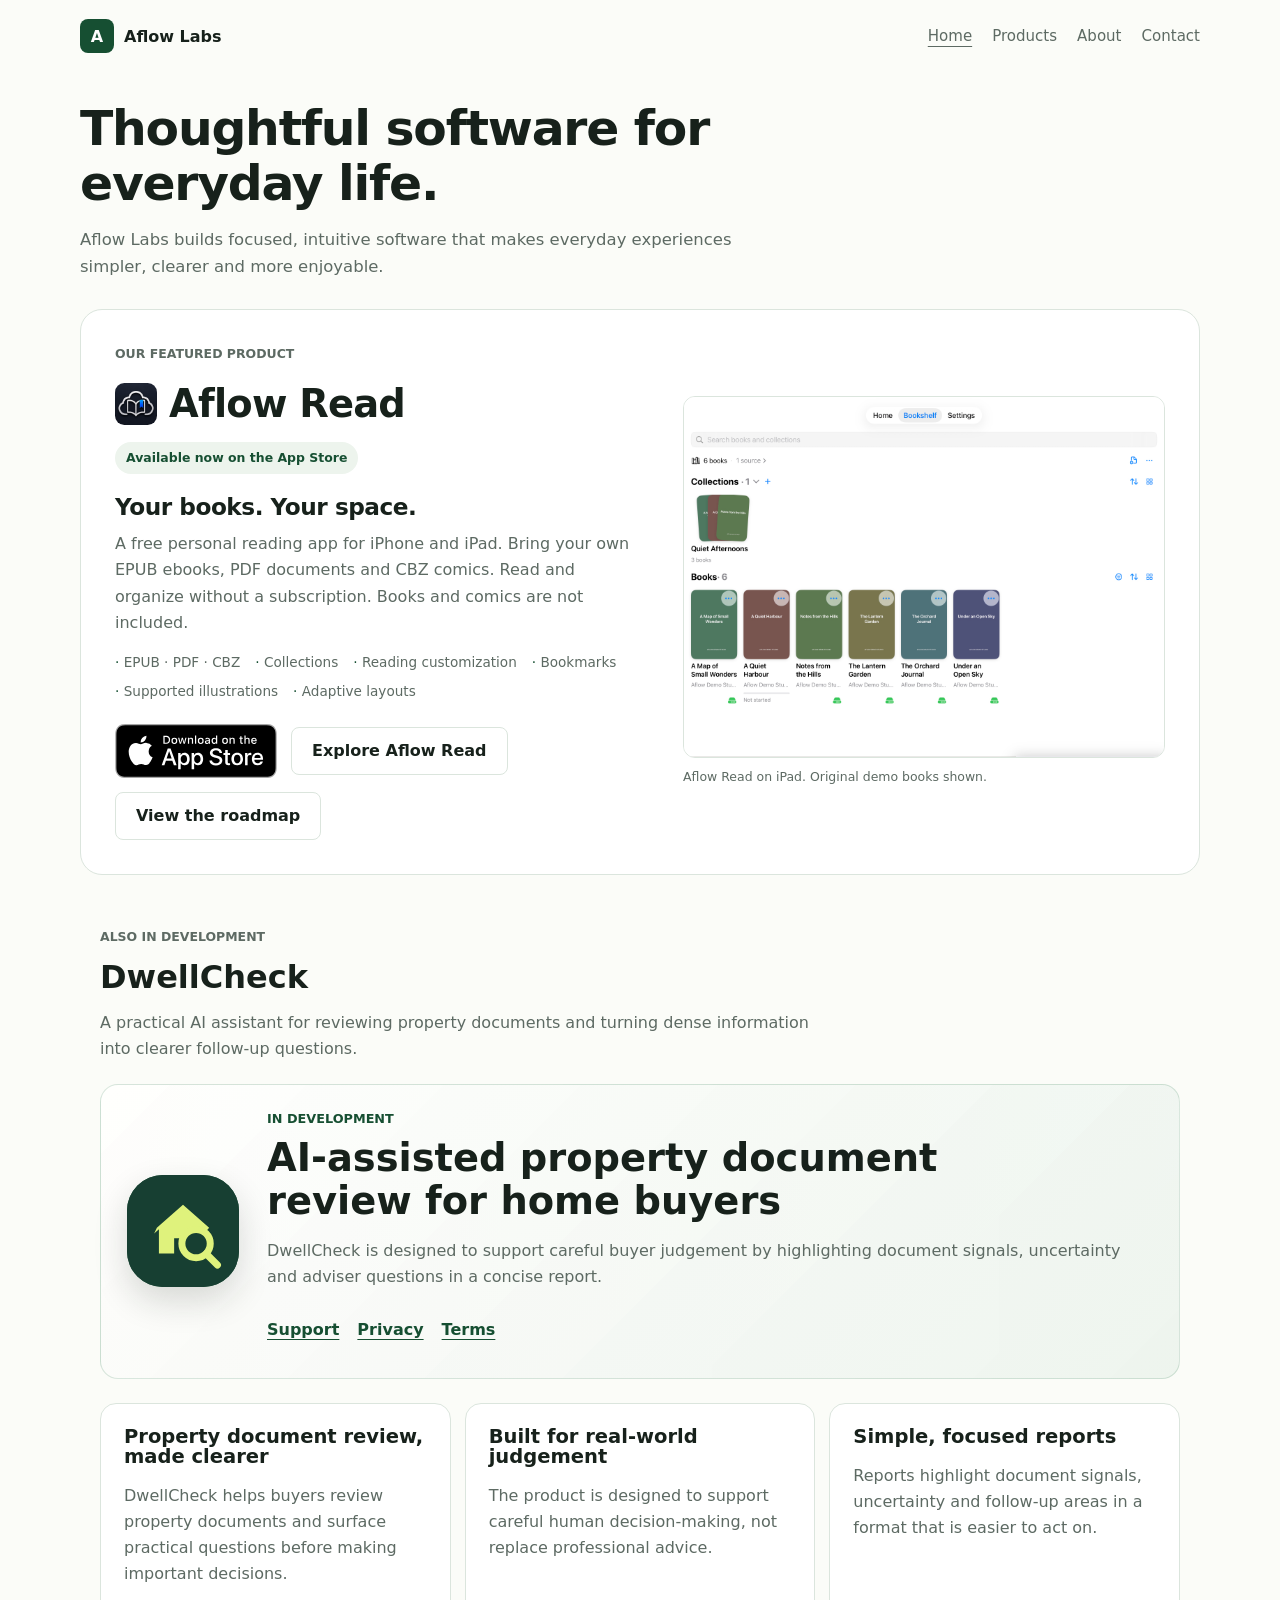
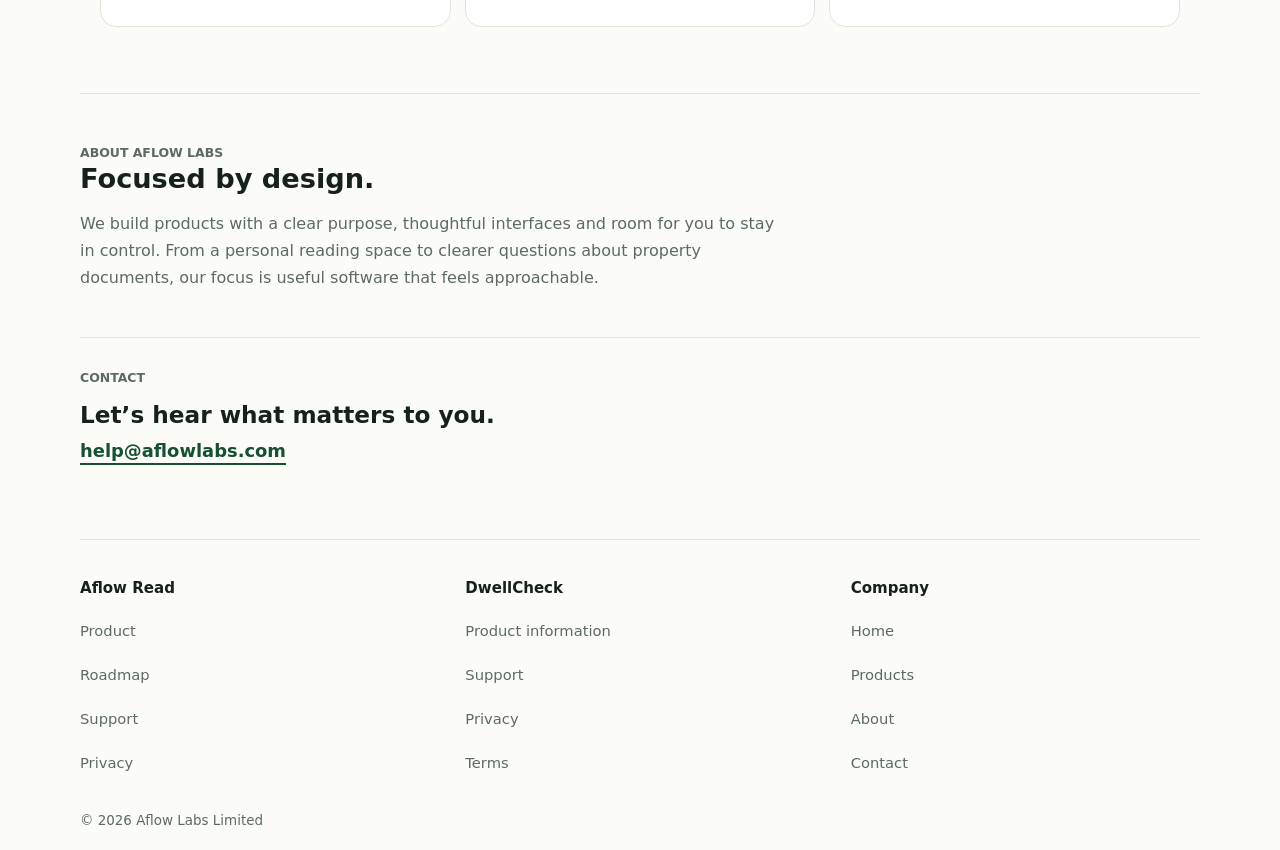
<file: index.html>
<!doctype html><html lang="en-NZ"><head><meta charset="utf-8"><meta name="viewport" content="width=device-width,initial-scale=1"><meta name="description" content="Meet Aflow Read, the free EPUB, PDF and CBZ reader for iPhone and iPad, available now on the App Store. DwellCheck, our property document assistant, is in development."><link rel="canonical" href="https://aflowlabs.com/"><title>Aflow Labs — Aflow Read Available Now</title><link rel="icon" href="/assets/favicon.png"><link rel="stylesheet" href="/styles.css"><link rel="stylesheet" href="/assets/aflow-read.css"><link rel="stylesheet" href="/assets/site-layout.css"><script src="/assets/navigation.js" defer></script><meta property="og:type" content="website"><meta property="og:title" content="Aflow Labs — Aflow Read Available Now"><meta property="og:description" content="Aflow Read is available now: free EPUB, PDF and CBZ reading for iPhone and iPad. Discover Aflow Labs and DwellCheck, in development."><meta property="og:url" content="https://aflowlabs.com/"><meta property="og:image" content="https://aflowlabs.com/assets/aflow-read/app-icon.png"><meta property="og:image:alt" content="Aflow Read app icon"><meta name="twitter:card" content="summary"><meta name="twitter:title" content="Aflow Labs — Aflow Read Available Now"><meta name="twitter:description" content="Aflow Read is available now: free EPUB, PDF and CBZ reading for iPhone and iPad. Discover Aflow Labs and DwellCheck, in development."><meta name="twitter:image" content="https://aflowlabs.com/assets/aflow-read/app-icon.png"></head><body class="company-page"><a class="skip-link" href="#main">Skip to content</a><!-- shared-shell-header --><header class="site-header shell-header"><a class="brand" href="/" aria-label="Aflow Labs home"><span class="brand-mark" aria-hidden="true">A</span><span>Aflow Labs</span></a><nav class="site-nav desktop-nav" aria-label="Company navigation"><a href="/" aria-label="Home" aria-current="page">Home</a><a href="/#products" aria-label="Products">Products</a><a href="/#about" aria-label="About">About</a><a href="/#contact" aria-label="Contact">Contact</a></nav><details class="shell-mobile-menu"><summary aria-label="Company menu"><svg aria-hidden="true" width="18" height="18" viewBox="0 0 18 18"><path d="M2 4h14M2 9h14M2 14h14" fill="none" stroke="currentColor" stroke-width="1.5" stroke-linecap="round"/></svg>Menu</summary><nav class="mobile-panel" aria-label="Company navigation"><a href="/" aria-label="Home" aria-current="page">Home</a><a href="/#products" aria-label="Products">Products</a><a href="/#about" aria-label="About">About</a><a href="/#contact" aria-label="Contact">Contact</a></nav></details></header><!-- /shared-shell-header --><main id="main" class="company-shell"><section class="company-intro"><h1>Thoughtful software for everyday life.</h1><p>Aflow Labs builds focused, intuitive software that makes everyday experiences simpler, clearer and more enjoyable.</p></section><section class="featured-read" id="products" aria-labelledby="read-title"><div><p class="eyebrow">Our featured product</p><div class="product-heading"><img src="/assets/aflow-read/app-icon.png" alt="" width="42" height="42"><h2 id="read-title">Aflow Read</h2></div><span class="launch-status">Available now on the App Store</span><h3>Your books. Your space.</h3><p>A free personal reading app for iPhone and iPad. Bring your own EPUB ebooks, PDF documents and CBZ comics. Read and organize without a subscription. Books and comics are not included.</p><ul class="featured-highlights"><li>EPUB · PDF · CBZ</li><li>Collections</li><li>Reading customization</li><li>Bookmarks</li><li>Supported illustrations</li><li>Adaptive layouts</li></ul><div class="read-actions"><a class="app-store-link" href="https://apps.apple.com/app/id6806921026"><img src="/assets/aflow-read/download-on-the-app-store.svg" width="162" height="54" alt="Download on the App Store"></a><a class="button secondary" href="/aflow-read/">Explore Aflow Read</a><a class="button secondary" href="/aflow-read/roadmap/">View the roadmap</a></div></div><figure><img src="/assets/aflow-read/bookshelf-landscape.jpeg" width="2752" height="2064" alt="Aflow Read Bookshelf on iPad with original demo books and a Quiet Afternoons collection"><figcaption>Aflow Read on iPad. Original demo books shown.</figcaption></figure></section><section class="section-band" id="dwellcheck">
        <div class="section-heading">
          <p class="eyebrow">Also in development</p>
          <h2>DwellCheck</h2>
          <p>
            A practical AI assistant for reviewing property documents and
            turning dense information into clearer follow-up questions.
          </p>
        </div>
        <div class="product-showcase" aria-label="DwellCheck product overview">
          <img src="assets/dwellcheck-mark.svg" alt="DwellCheck logo" />
          <div>
            <span class="preview-label">In development</span>
            <h3>AI-assisted property document review for home buyers</h3>
            <p>
              DwellCheck is designed to support careful buyer judgement by
              highlighting document signals, uncertainty and adviser questions
              in a concise report.
            </p>
            <div class="product-links" aria-label="DwellCheck information">
              <a href="support/">Support</a>
              <a href="privacy/">Privacy</a>
              <a href="terms/">Terms</a>
            </div>
          </div>
        </div>
        <div class="product-grid">
          <article class="product-card">
            <h3>Property document review, made clearer</h3>
            <p>
              DwellCheck helps buyers review property documents and surface
              practical questions before making important decisions.
            </p>
          </article>
          <article class="product-card">
            <h3>Built for real-world judgement</h3>
            <p>
              The product is designed to support careful human decision-making,
              not replace professional advice.
            </p>
          </article>
          <article class="product-card">
            <h3>Simple, focused reports</h3>
            <p>
              Reports highlight document signals, uncertainty and follow-up
              areas in a format that is easier to act on.
            </p>
          </article>
        </div>
      </section><section class="company-about" id="about"><p class="eyebrow">About Aflow Labs</p><h2>Focused by design.</h2><p>We build products with a clear purpose, thoughtful interfaces and room for you to stay in control. From a personal reading space to clearer questions about property documents, our focus is useful software that feels approachable.</p></section><section class="contact-section" id="contact"><div><p class="eyebrow">Contact</p><h2>Let’s hear what matters to you.</h2><a class="contact-link" href="mailto:help@aflowlabs.com">help@aflowlabs.com</a></div></section></main><!-- shared-shell-footer --><footer class="site-footer grouped-footer"><div class="footer-columns"><section class="footer-group" aria-label="Aflow Read links"><h2>Aflow Read</h2><a href="/aflow-read/">Product</a><a href="/aflow-read/roadmap/">Roadmap</a><a href="/support/aflow-read/">Support</a><a href="/legal/aflow-read/privacy/">Privacy</a></section><section class="footer-group" aria-label="DwellCheck links"><h2>DwellCheck</h2><a href="/#dwellcheck">Product information</a><a href="/support/">Support</a><a href="/privacy/">Privacy</a><a href="/terms/">Terms</a></section><section class="footer-group" aria-label="Company links"><h2>Company</h2><a href="/">Home</a><a href="/#products">Products</a><a href="/#about">About</a><a href="/#contact">Contact</a></section></div><p class="copyright">© 2026 Aflow Labs Limited</p></footer><!-- /shared-shell-footer --></body></html>
</file>
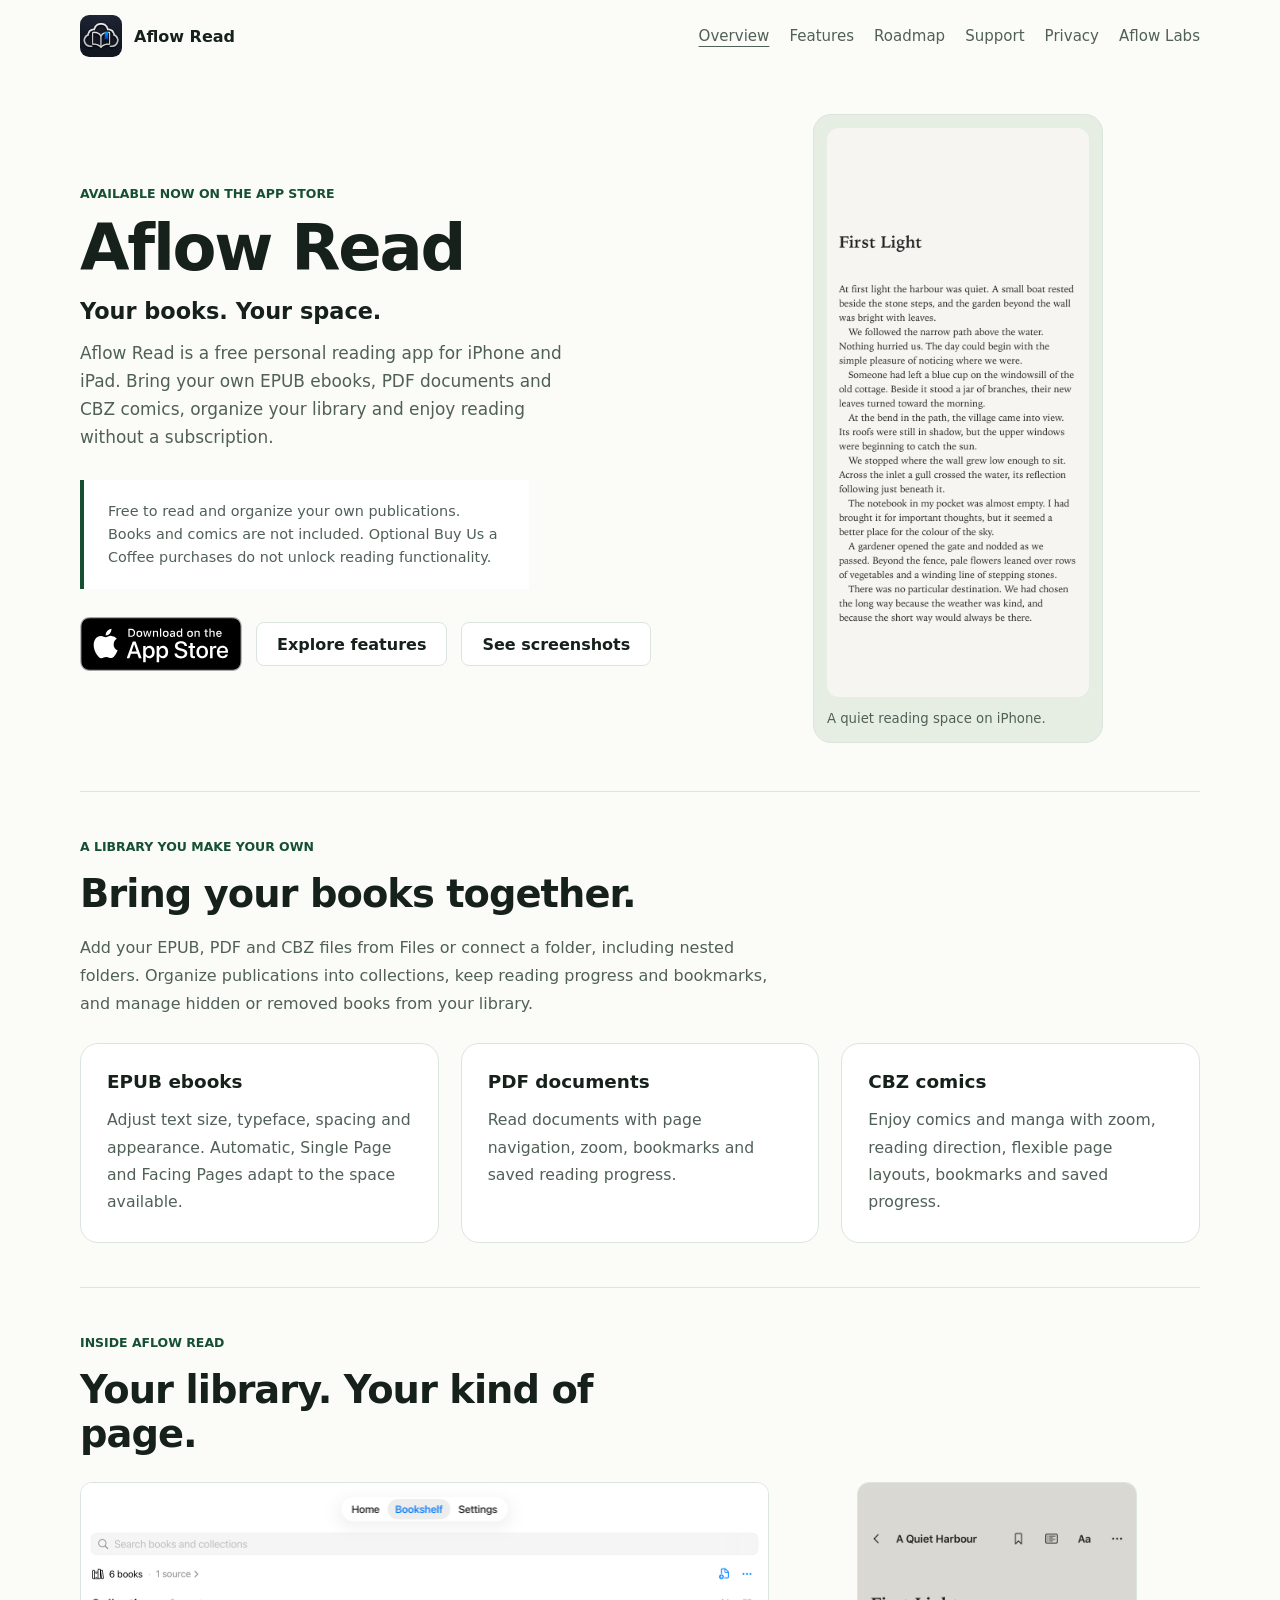
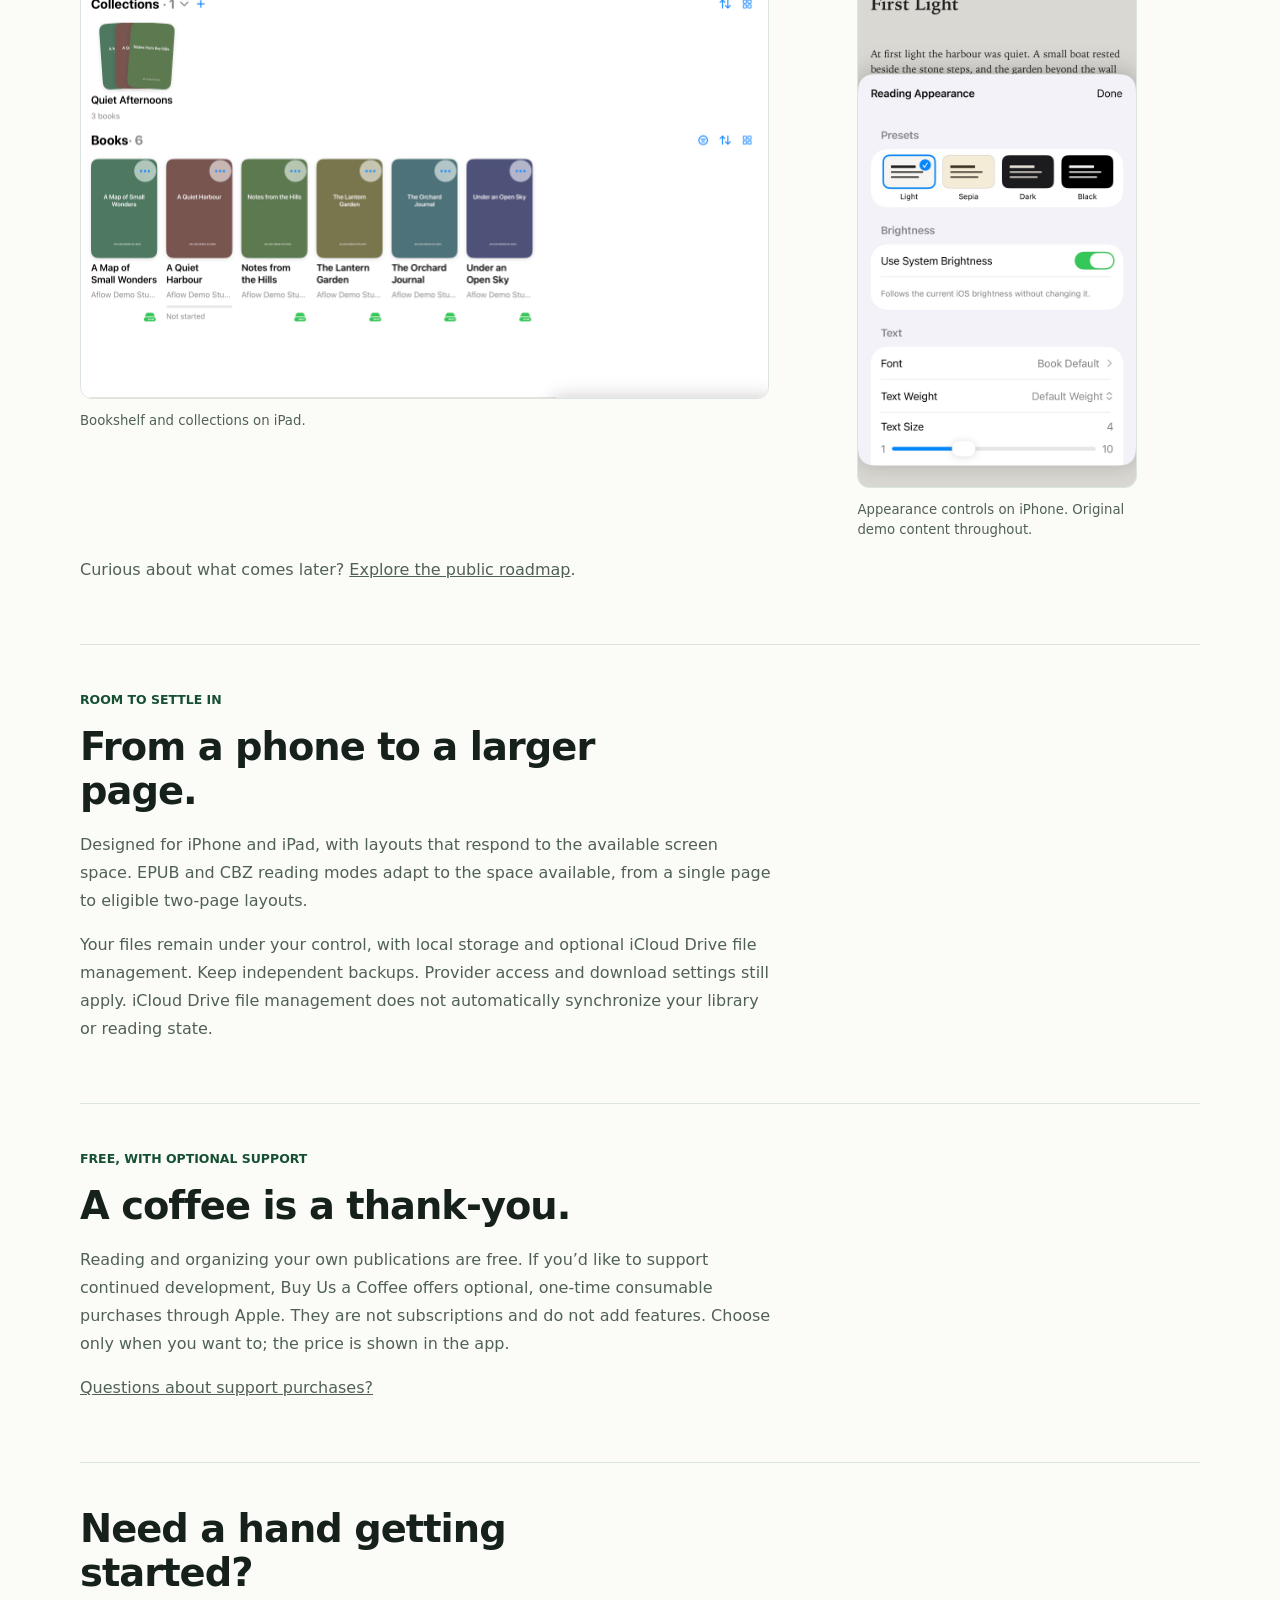
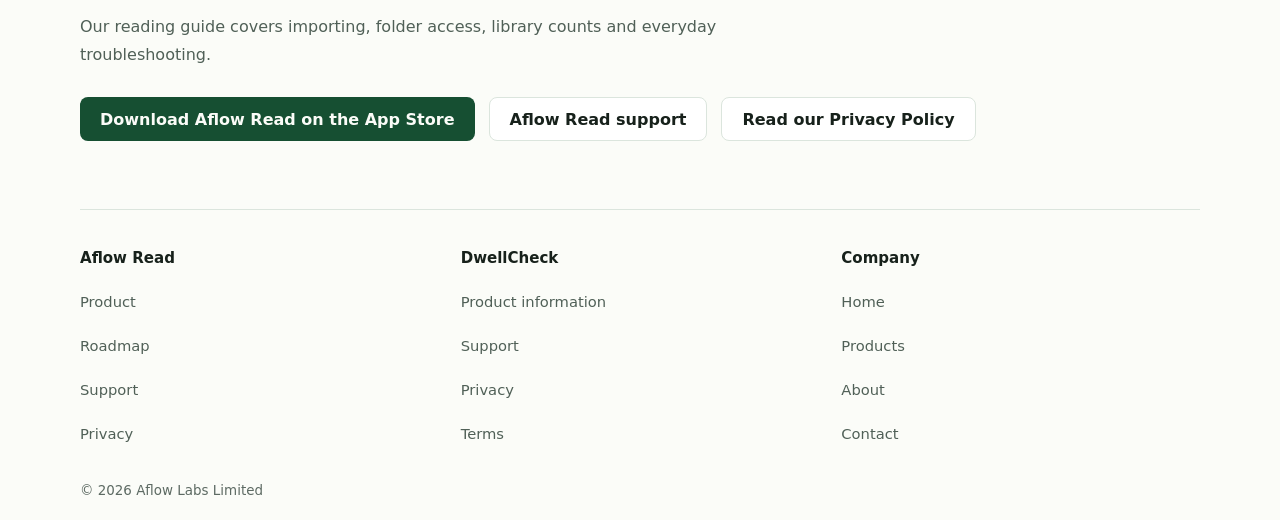
<file: aflow-read/index.html>
<!doctype html>
<html lang="en-NZ"><head><meta charset="utf-8"><meta name="viewport" content="width=device-width, initial-scale=1"><meta name="description" content="Aflow Read is available on the App Store. Read and organize your own EPUB ebooks, PDF documents and CBZ comics on iPhone and iPad. Free, with no subscription."><link rel="canonical" href="https://aflowlabs.com/aflow-read/"><title>Aflow Read — Free EPUB, PDF &amp; CBZ Reader | Available Now</title><link rel="icon" href="/assets/aflow-read/app-icon.png"><link rel="stylesheet" href="/styles.css"><link rel="stylesheet" href="/assets/aflow-read.css"><link rel="stylesheet" href="/assets/site-layout.css"><script src="/assets/navigation.js" defer></script><meta property="og:type" content="website"><meta property="og:title" content="Aflow Read — Your books. Your space."><meta property="og:description" content="Read and organize your own EPUB ebooks, PDF documents and CBZ comics. Free for iPhone and iPad, with no subscription. Available now on the App Store."><meta property="og:url" content="https://aflowlabs.com/aflow-read/"><meta property="og:image" content="https://aflowlabs.com/assets/aflow-read/app-icon.png"><meta property="og:image:alt" content="Aflow Read app icon"><meta name="twitter:card" content="summary"><meta name="twitter:title" content="Aflow Read — Your books. Your space."><meta name="twitter:description" content="Read and organize your own EPUB ebooks, PDF documents and CBZ comics. Free for iPhone and iPad, with no subscription. Available now on the App Store."><meta name="twitter:image" content="https://aflowlabs.com/assets/aflow-read/app-icon.png"></head>
<body class="read-page"><a class="skip-link" href="#main">Skip to content</a><!-- shared-shell-header --><header class="site-header shell-header"><a class="read-brand" href="/aflow-read/" aria-label="Aflow Read home"><img src="/assets/aflow-read/app-icon.png" alt="" width="42" height="42">Aflow Read</a><nav class="site-nav desktop-nav" aria-label="Aflow Read navigation"><a href="/aflow-read/" aria-label="Overview" aria-current="page">Overview</a><a href="/aflow-read/#features" aria-label="Features">Features</a><a href="/aflow-read/roadmap/" aria-label="Roadmap">Roadmap</a><a href="/support/aflow-read/" aria-label="Support">Support</a><a href="/legal/aflow-read/privacy/" aria-label="Privacy">Privacy</a><a href="/" aria-label="Aflow Labs">Aflow Labs</a></nav><details class="shell-mobile-menu"><summary aria-label="Aflow Read menu"><svg aria-hidden="true" width="18" height="18" viewBox="0 0 18 18"><path d="M2 4h14M2 9h14M2 14h14" fill="none" stroke="currentColor" stroke-width="1.5" stroke-linecap="round"/></svg>Menu</summary><nav class="mobile-panel" aria-label="Aflow Read navigation"><a href="/aflow-read/" aria-label="Overview" aria-current="page">Overview</a><a href="/aflow-read/#features" aria-label="Features">Features</a><a href="/aflow-read/roadmap/" aria-label="Roadmap">Roadmap</a><a href="/support/aflow-read/" aria-label="Support">Support</a><a href="/legal/aflow-read/privacy/" aria-label="Privacy">Privacy</a><a href="/" aria-label="Aflow Labs">Aflow Labs</a></nav></details></header><!-- /shared-shell-header -->
<main id="main" class="read-shell">
<section class="read-hero"><div><p class="eyebrow">Available now on the App Store</p><h1>Aflow Read</h1><p class="read-tagline">Your books. Your space.</p><p class="read-lede">Aflow Read is a free personal reading app for iPhone and iPad. Bring your own EPUB ebooks, PDF documents and CBZ comics, organize your library and enjoy reading without a subscription.</p><p class="read-note">Free to read and organize your own publications. Books and comics are not included. Optional Buy Us a Coffee purchases do not unlock reading functionality.</p><div class="read-actions"><a class="app-store-link" href="https://apps.apple.com/app/id6806921026"><img src="/assets/aflow-read/download-on-the-app-store.svg" width="162" height="54" alt="Download on the App Store"></a><a class="button secondary" href="#features">Explore features</a><a class="button secondary" href="#screenshots">See screenshots</a></div></div><figure class="read-portrait"><img src="/assets/aflow-read/iphone-reader.jpeg" width="1320" height="2868" alt="Aflow Read displaying the original First Light demo chapter on iPhone"><figcaption>A quiet reading space on iPhone.</figcaption></figure></section>
<section class="read-section" id="features"><span id="library" class="anchor-alias"></span><p class="eyebrow">A library you make your own</p><h2>Bring your books together.</h2><p>Add your EPUB, PDF and CBZ files from Files or connect a folder, including nested folders. Organize publications into collections, keep reading progress and bookmarks, and manage hidden or removed books from your library.</p><div class="read-features"><article class="read-feature"><h3>EPUB ebooks</h3><p>Adjust text size, typeface, spacing and appearance. Automatic, Single Page and Facing Pages adapt to the space available.</p></article><article class="read-feature"><h3>PDF documents</h3><p>Read documents with page navigation, zoom, bookmarks and saved reading progress.</p></article><article class="read-feature"><h3>CBZ comics</h3><p>Enjoy comics and manga with zoom, reading direction, flexible page layouts, bookmarks and saved progress.</p></article></div></section><section class="read-section" id="screenshots"><p class="eyebrow">Inside Aflow Read</p><h2>Your library. Your kind of page.</h2><div class="read-capture-grid"><figure><img src="/assets/aflow-read/bookshelf-landscape.jpeg" width="2752" height="2064" loading="lazy" alt="Aflow Read Bookshelf and collection on a 13-inch iPad, containing six original demo books"><figcaption>Bookshelf and collections on iPad.</figcaption></figure><figure><img src="/assets/aflow-read/iphone-appearance.jpeg" width="1320" height="2868" loading="lazy" alt="The real Reading Appearance sheet over the First Light demo chapter on iPhone"><figcaption>Appearance controls on iPhone. Original demo content throughout.</figcaption></figure></div><p>Curious about what comes later? <a href="/aflow-read/roadmap/">Explore the public roadmap</a>.</p></section>
<section class="read-section"><p class="eyebrow">Room to settle in</p><h2>From a phone to a larger page.</h2><p>Designed for iPhone and iPad, with layouts that respond to the available screen space. EPUB and CBZ reading modes adapt to the space available, from a single page to eligible two-page layouts.</p><p>Your files remain under your control, with local storage and optional iCloud Drive file management. Keep independent backups. Provider access and download settings still apply. iCloud Drive file management does not automatically synchronize your library or reading state.</p></section>

<section class="read-section"><p class="eyebrow">Free, with optional support</p><h2>A coffee is a thank-you.</h2><p>Reading and organizing your own publications are free. If you’d like to support continued development, Buy Us a Coffee offers optional, one-time consumable purchases through Apple. They are not subscriptions and do not add features. Choose only when you want to; the price is shown in the app.</p><p><a href="/support/aflow-read/#purchases">Questions about support purchases?</a></p></section>
<section class="read-section"><h2>Need a hand getting started?</h2><p>Our reading guide covers importing, folder access, library counts and everyday troubleshooting.</p><div class="read-actions"><a class="button primary" href="https://apps.apple.com/app/id6806921026">Download Aflow Read on the App Store</a><a class="button secondary" href="/support/aflow-read/">Aflow Read support</a><a class="button secondary" href="/legal/aflow-read/privacy/">Read our Privacy Policy</a></div></section></main>
<!-- shared-shell-footer --><footer class="site-footer grouped-footer"><div class="footer-columns"><section class="footer-group" aria-label="Aflow Read links"><h2>Aflow Read</h2><a href="/aflow-read/">Product</a><a href="/aflow-read/roadmap/">Roadmap</a><a href="/support/aflow-read/">Support</a><a href="/legal/aflow-read/privacy/">Privacy</a></section><section class="footer-group" aria-label="DwellCheck links"><h2>DwellCheck</h2><a href="/#dwellcheck">Product information</a><a href="/support/">Support</a><a href="/privacy/">Privacy</a><a href="/terms/">Terms</a></section><section class="footer-group" aria-label="Company links"><h2>Company</h2><a href="/">Home</a><a href="/#products">Products</a><a href="/#about">About</a><a href="/#contact">Contact</a></section></div><p class="copyright">© 2026 Aflow Labs Limited</p></footer><!-- /shared-shell-footer --></body></html>
</file>
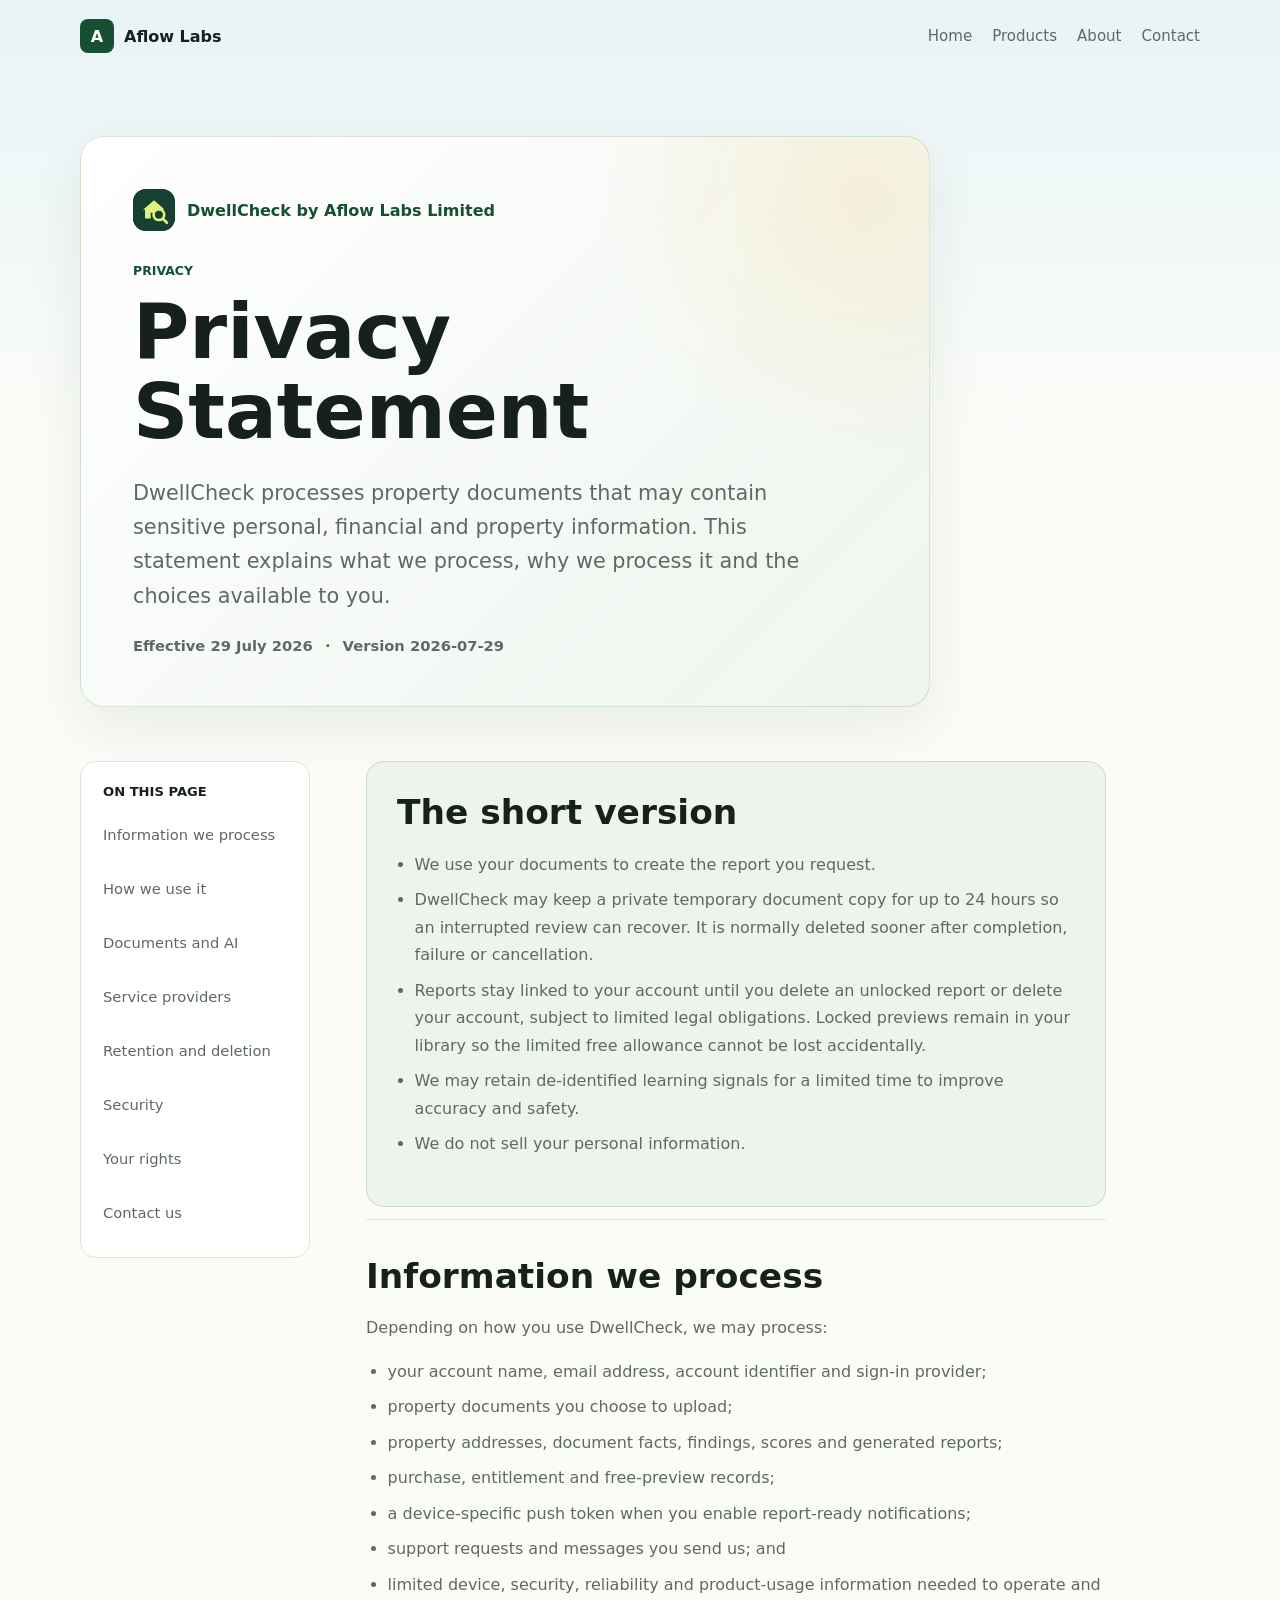
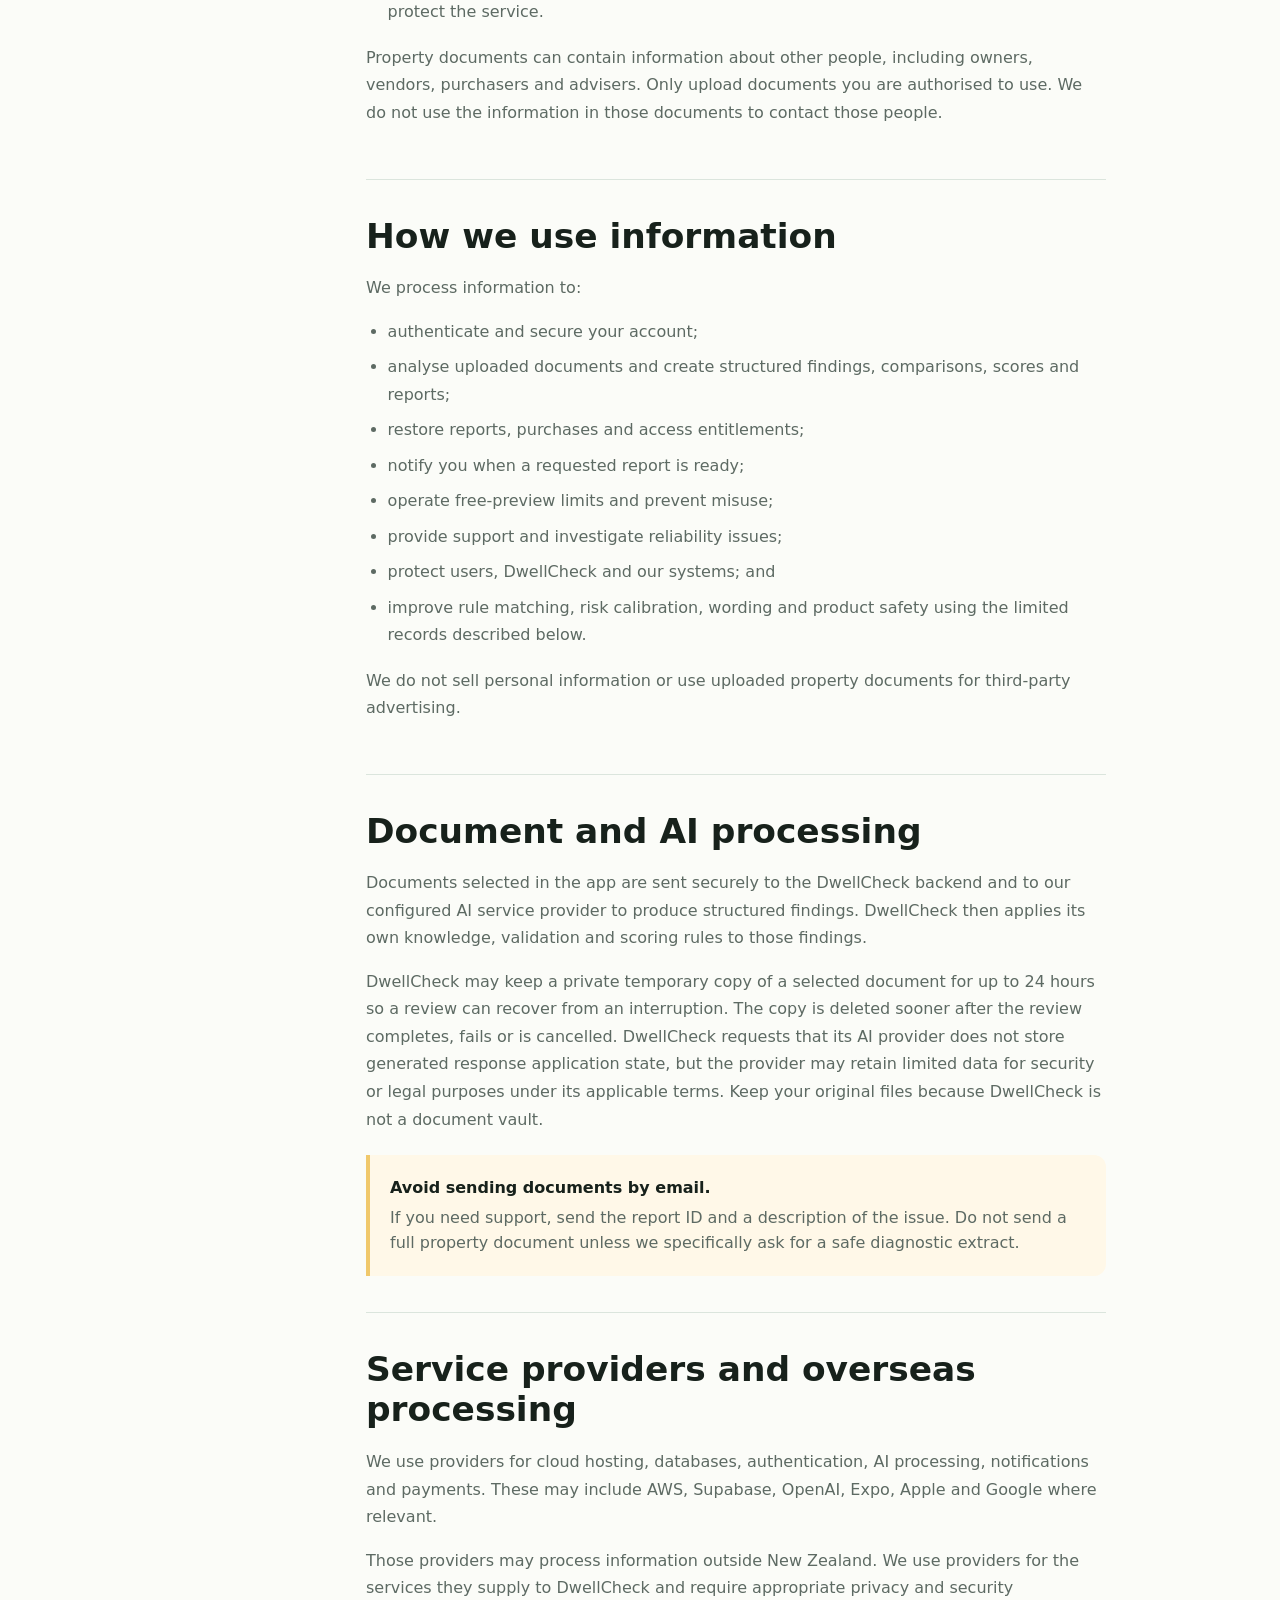
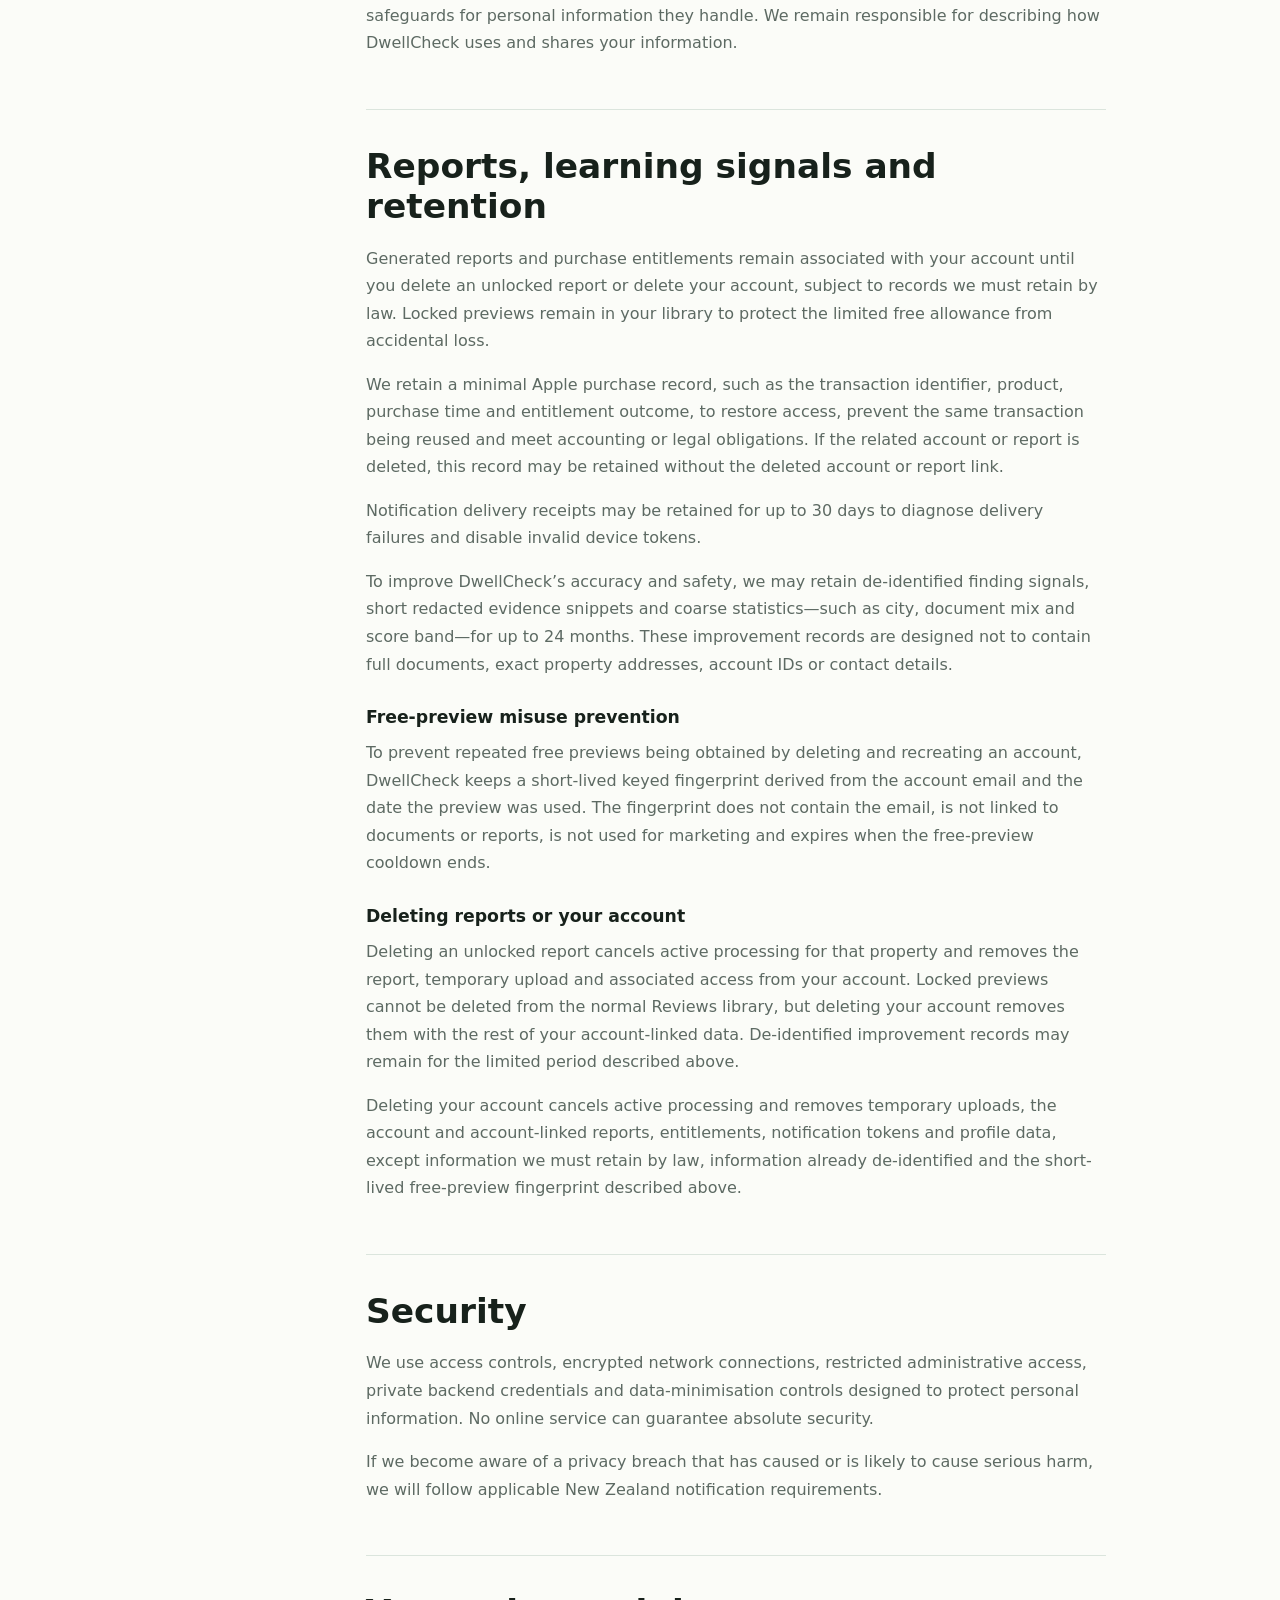
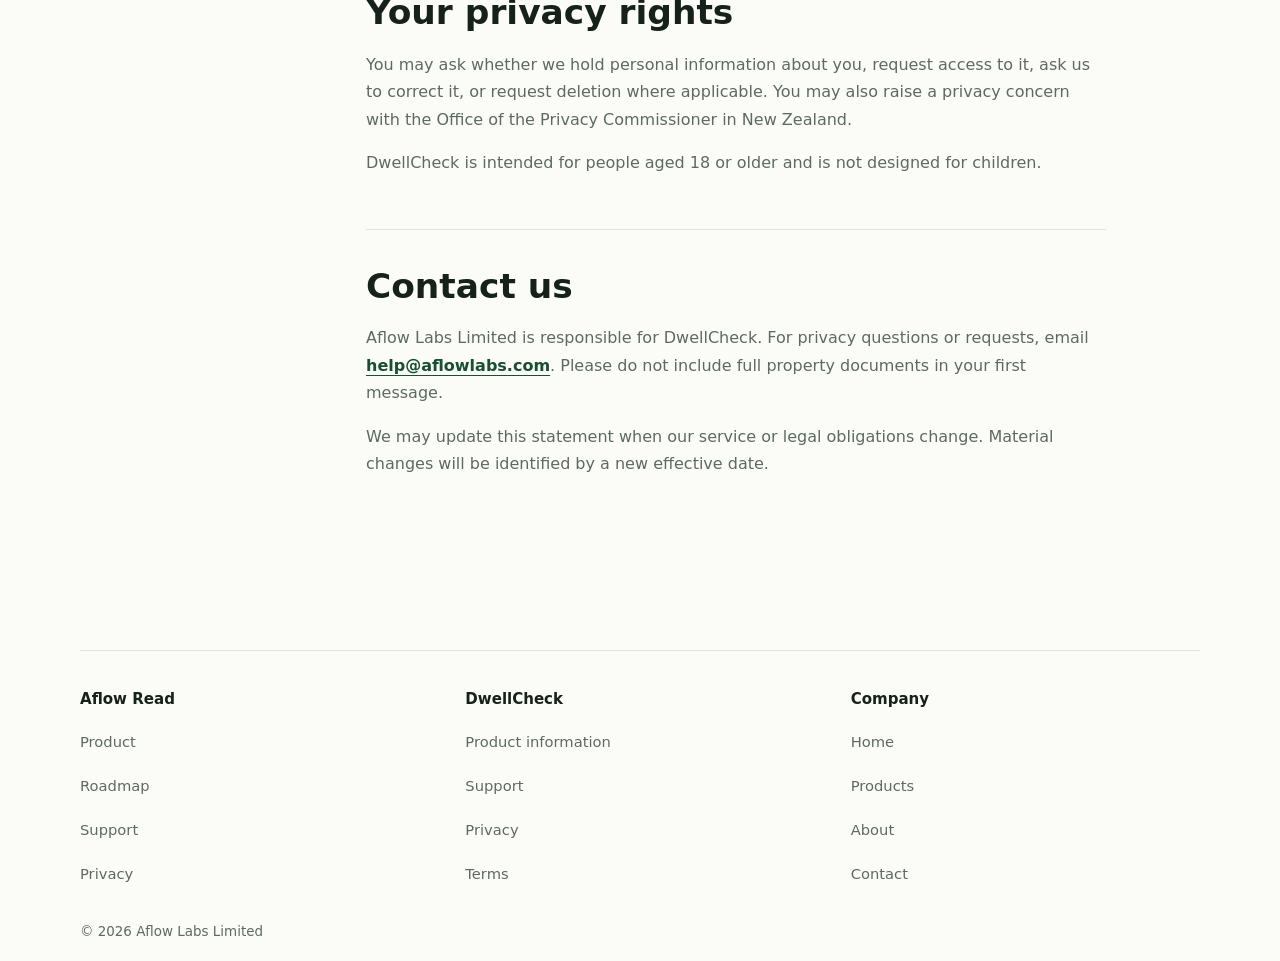
<file: privacy/index.html>
<!doctype html>
<html lang="en-NZ">
  <head>
    <meta charset="utf-8" />
    <meta name="viewport" content="width=device-width, initial-scale=1" />
    <meta
      name="description"
      content="How Aflow Labs Limited collects, uses, protects and retains information when you use DwellCheck."
    />
    <link rel="canonical" href="https://aflowlabs.com/privacy/" />
    <title>Privacy Statement | DwellCheck</title>
    <link rel="icon" href="../assets/favicon.png" />
    <link rel="stylesheet" href="../styles.css" />
  <link rel="stylesheet" href="/assets/site-layout.css"><script src="/assets/navigation.js" defer></script></head>
  <body><a class="skip-link" href="#main">Skip to content</a>
    <!-- shared-shell-header --><header class="site-header shell-header"><a class="brand" href="/" aria-label="Aflow Labs home"><span class="brand-mark" aria-hidden="true">A</span><span>Aflow Labs</span></a><nav class="site-nav desktop-nav" aria-label="Company navigation"><a href="/" aria-label="Home">Home</a><a href="/#products" aria-label="Products">Products</a><a href="/#about" aria-label="About">About</a><a href="/#contact" aria-label="Contact">Contact</a></nav><details class="shell-mobile-menu"><summary aria-label="Company menu"><svg aria-hidden="true" width="18" height="18" viewBox="0 0 18 18"><path d="M2 4h14M2 9h14M2 14h14" fill="none" stroke="currentColor" stroke-width="1.5" stroke-linecap="round"/></svg>Menu</summary><nav class="mobile-panel" aria-label="Company navigation"><a href="/" aria-label="Home">Home</a><a href="/#products" aria-label="Products">Products</a><a href="/#about" aria-label="About">About</a><a href="/#contact" aria-label="Contact">Contact</a></nav></details></header><!-- /shared-shell-header -->

    <main id="main" class="legal-shell">
      <header class="legal-hero">
        <div class="legal-product">
          <img src="../assets/dwellcheck-mark.svg" alt="" />
          <span>DwellCheck by Aflow Labs Limited</span>
        </div>
        <p class="eyebrow">Privacy</p>
        <h1>Privacy Statement</h1>
        <p class="legal-intro">
          DwellCheck processes property documents that may contain sensitive
          personal, financial and property information. This statement explains
          what we process, why we process it and the choices available to you.
        </p>
        <p class="legal-meta">
          Effective 29 July 2026 <span aria-hidden="true">·</span> Version
          2026-07-29
        </p>
      </header>

      <div class="legal-layout">
        <aside class="legal-toc" aria-label="On this page">
          <p>On this page</p>
          <a href="#information">Information we process</a>
          <a href="#use">How we use it</a>
          <a href="#documents">Documents and AI</a>
          <a href="#providers">Service providers</a>
          <a href="#retention">Retention and deletion</a>
          <a href="#security">Security</a>
          <a href="#rights">Your rights</a>
          <a href="#contact">Contact us</a>
        </aside>

        <article class="legal-content">
          <section class="legal-summary" aria-labelledby="privacy-summary">
            <h2 id="privacy-summary">The short version</h2>
            <ul class="plain-list">
              <li>We use your documents to create the report you request.</li>
              <li>
                DwellCheck may keep a private temporary document copy for up
                to 24 hours so an interrupted review can recover. It is
                normally deleted sooner after completion, failure or
                cancellation.
              </li>
              <li>
                Reports stay linked to your account until you delete an
                unlocked report or delete your account, subject to limited
                legal obligations. Locked previews remain in your library so
                the limited free allowance cannot be lost accidentally.
              </li>
              <li>
                We may retain de-identified learning signals for a limited time
                to improve accuracy and safety.
              </li>
              <li>We do not sell your personal information.</li>
            </ul>
          </section>

          <section id="information">
            <h2>Information we process</h2>
            <p>Depending on how you use DwellCheck, we may process:</p>
            <ul>
              <li>
                your account name, email address, account identifier and sign-in
                provider;
              </li>
              <li>property documents you choose to upload;</li>
              <li>
                property addresses, document facts, findings, scores and
                generated reports;
              </li>
              <li>purchase, entitlement and free-preview records;</li>
              <li>
                a device-specific push token when you enable report-ready
                notifications;
              </li>
              <li>support requests and messages you send us; and</li>
              <li>
                limited device, security, reliability and product-usage
                information needed to operate and protect the service.
              </li>
            </ul>
            <p>
              Property documents can contain information about other people,
              including owners, vendors, purchasers and advisers. Only upload
              documents you are authorised to use. We do not use the information
              in those documents to contact those people.
            </p>
          </section>

          <section id="use">
            <h2>How we use information</h2>
            <p>We process information to:</p>
            <ul>
              <li>authenticate and secure your account;</li>
              <li>
                analyse uploaded documents and create structured findings,
                comparisons, scores and reports;
              </li>
              <li>restore reports, purchases and access entitlements;</li>
              <li>notify you when a requested report is ready;</li>
              <li>operate free-preview limits and prevent misuse;</li>
              <li>provide support and investigate reliability issues;</li>
              <li>protect users, DwellCheck and our systems; and</li>
              <li>
                improve rule matching, risk calibration, wording and product
                safety using the limited records described below.
              </li>
            </ul>
            <p>
              We do not sell personal information or use uploaded property
              documents for third-party advertising.
            </p>
          </section>

          <section id="documents">
            <h2>Document and AI processing</h2>
            <p>
              Documents selected in the app are sent securely to the DwellCheck
              backend and to our configured AI service provider to produce
              structured findings. DwellCheck then applies its own knowledge,
              validation and scoring rules to those findings.
            </p>
            <p>
              DwellCheck may keep a private temporary copy of a selected
              document for up to 24 hours so a review can recover from an
              interruption. The copy is deleted sooner after the review
              completes, fails or is cancelled. DwellCheck requests that its AI
              provider does not store generated response application state,
              but the provider may retain limited data for security or legal
              purposes under its applicable terms. Keep your original files
              because DwellCheck is not a document vault.
            </p>
            <div class="legal-note">
              <strong>Avoid sending documents by email.</strong>
              If you need support, send the report ID and a description of the
              issue. Do not send a full property document unless we specifically
              ask for a safe diagnostic extract.
            </div>
          </section>

          <section id="providers">
            <h2>Service providers and overseas processing</h2>
            <p>
              We use providers for cloud hosting, databases, authentication,
              AI processing, notifications and payments. These may include AWS,
              Supabase, OpenAI, Expo, Apple and Google where relevant.
            </p>
            <p>
              Those providers may process information outside New Zealand. We
              use providers for the services they supply to DwellCheck and
              require appropriate privacy and security safeguards for personal
              information they handle. We remain responsible for describing how
              DwellCheck uses and shares your information.
            </p>
          </section>

          <section id="retention">
            <h2>Reports, learning signals and retention</h2>
            <p>
              Generated reports and purchase entitlements remain associated
              with your account until you delete an unlocked report or delete
              your account, subject to records we must retain by law. Locked
              previews remain in your library to protect the limited free
              allowance from accidental loss.
            </p>
            <p>
              We retain a minimal Apple purchase record, such as the
              transaction identifier, product, purchase time and entitlement
              outcome, to restore access, prevent the same transaction being
              reused and meet accounting or legal obligations. If the related
              account or report is deleted, this record may be retained without
              the deleted account or report link.
            </p>
            <p>
              Notification delivery receipts may be retained for up to 30 days
              to diagnose delivery failures and disable invalid device tokens.
            </p>
            <p>
              To improve DwellCheck’s accuracy and safety, we may retain
              de-identified finding signals, short redacted evidence snippets
              and coarse statistics—such as city, document mix and score band—for
              up to 24 months. These improvement records are designed not to
              contain full documents, exact property addresses, account IDs or
              contact details.
            </p>

            <h3>Free-preview misuse prevention</h3>
            <p>
              To prevent repeated free previews being obtained by deleting and
              recreating an account, DwellCheck keeps a short-lived keyed
              fingerprint derived from the account email and the date the
              preview was used. The fingerprint does not contain the email, is
              not linked to documents or reports, is not used for marketing and
              expires when the free-preview cooldown ends.
            </p>

            <h3>Deleting reports or your account</h3>
            <p>
              Deleting an unlocked report cancels active processing for that
              property and removes the report, temporary upload and associated
              access from your account. Locked previews cannot be deleted from
              the normal Reviews library, but deleting your account removes
              them with the rest of your account-linked data. De-identified
              improvement records may remain for the limited period described
              above.
            </p>
            <p>
              Deleting your account cancels active processing and removes
              temporary uploads, the account and account-linked reports,
              entitlements, notification tokens and profile data, except
              information we must retain by law, information already
              de-identified and the short-lived free-preview fingerprint
              described above.
            </p>
          </section>

          <section id="security">
            <h2>Security</h2>
            <p>
              We use access controls, encrypted network connections, restricted
              administrative access, private backend credentials and
              data-minimisation controls designed to protect personal
              information. No online service can guarantee absolute security.
            </p>
            <p>
              If we become aware of a privacy breach that has caused or is
              likely to cause serious harm, we will follow applicable New
              Zealand notification requirements.
            </p>
          </section>

          <section id="rights">
            <h2>Your privacy rights</h2>
            <p>
              You may ask whether we hold personal information about you,
              request access to it, ask us to correct it, or request deletion
              where applicable. You may also raise a privacy concern with the
              Office of the Privacy Commissioner in New Zealand.
            </p>
            <p>
              DwellCheck is intended for people aged 18 or older and is not
              designed for children.
            </p>
          </section>

          <section id="contact">
            <h2>Contact us</h2>
            <p>
              Aflow Labs Limited is responsible for DwellCheck. For privacy
              questions or requests, email
              <a href="mailto:help@aflowlabs.com">help@aflowlabs.com</a>.
              Please do not include full property documents in your first
              message.
            </p>
            <p>
              We may update this statement when our service or legal obligations
              change. Material changes will be identified by a new effective
              date.
            </p>
          </section>
        </article>
      </div>
    </main>

    <!-- shared-shell-footer --><footer class="site-footer grouped-footer"><div class="footer-columns"><section class="footer-group" aria-label="Aflow Read links"><h2>Aflow Read</h2><a href="/aflow-read/">Product</a><a href="/aflow-read/roadmap/">Roadmap</a><a href="/support/aflow-read/">Support</a><a href="/legal/aflow-read/privacy/">Privacy</a></section><section class="footer-group" aria-label="DwellCheck links"><h2>DwellCheck</h2><a href="/#dwellcheck">Product information</a><a href="/support/">Support</a><a href="/privacy/">Privacy</a><a href="/terms/">Terms</a></section><section class="footer-group" aria-label="Company links"><h2>Company</h2><a href="/">Home</a><a href="/#products">Products</a><a href="/#about">About</a><a href="/#contact">Contact</a></section></div><p class="copyright">© 2026 Aflow Labs Limited</p></footer><!-- /shared-shell-footer -->
  </body>
</html>
</file>
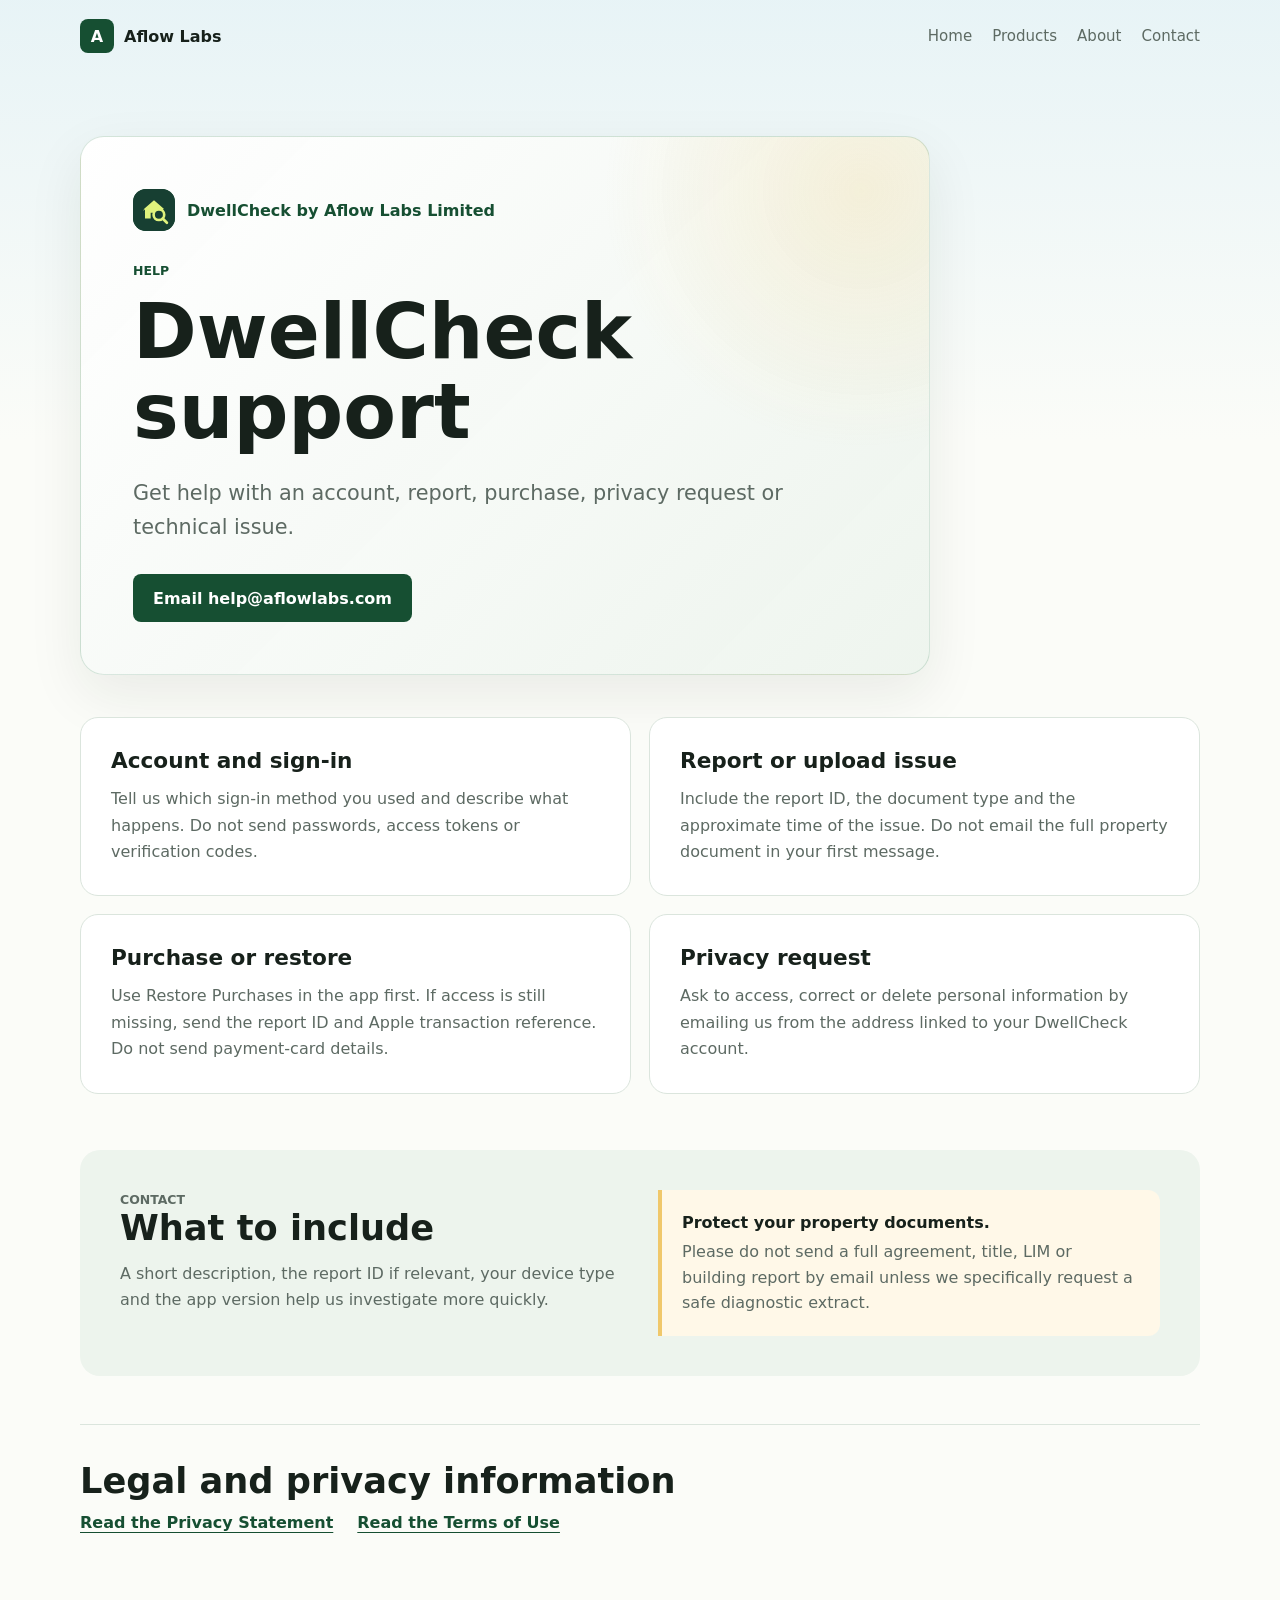
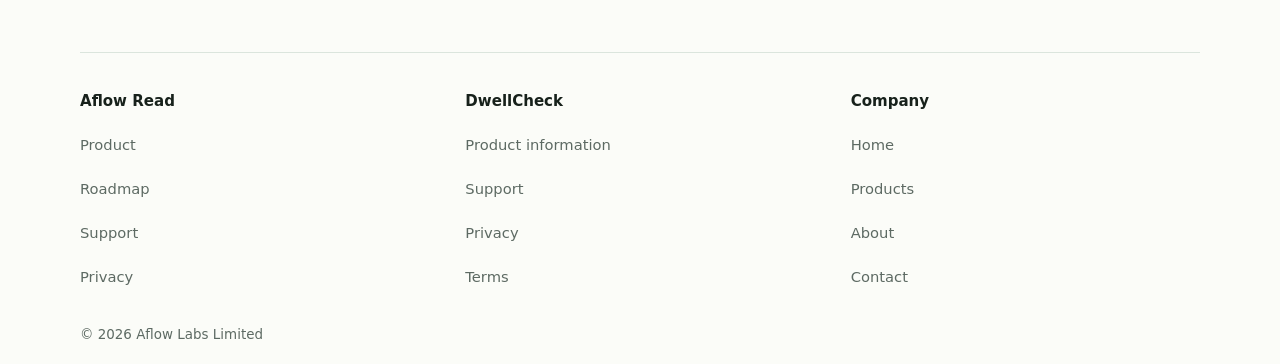
<file: support/index.html>
<!doctype html>
<html lang="en-NZ">
  <head>
    <meta charset="utf-8" />
    <meta name="viewport" content="width=device-width, initial-scale=1" />
    <meta
      name="description"
      content="Get help with your DwellCheck account, report, purchase or privacy request."
    />
    <link rel="canonical" href="https://aflowlabs.com/support/" />
    <title>Support | DwellCheck</title>
    <link rel="icon" href="../assets/favicon.png" />
    <link rel="stylesheet" href="../styles.css" />
  <link rel="stylesheet" href="/assets/site-layout.css"><script src="/assets/navigation.js" defer></script></head>
  <body><a class="skip-link" href="#main">Skip to content</a>
    <!-- shared-shell-header --><header class="site-header shell-header"><a class="brand" href="/" aria-label="Aflow Labs home"><span class="brand-mark" aria-hidden="true">A</span><span>Aflow Labs</span></a><nav class="site-nav desktop-nav" aria-label="Company navigation"><a href="/" aria-label="Home">Home</a><a href="/#products" aria-label="Products">Products</a><a href="/#about" aria-label="About">About</a><a href="/#contact" aria-label="Contact">Contact</a></nav><details class="shell-mobile-menu"><summary aria-label="Company menu"><svg aria-hidden="true" width="18" height="18" viewBox="0 0 18 18"><path d="M2 4h14M2 9h14M2 14h14" fill="none" stroke="currentColor" stroke-width="1.5" stroke-linecap="round"/></svg>Menu</summary><nav class="mobile-panel" aria-label="Company navigation"><a href="/" aria-label="Home">Home</a><a href="/#products" aria-label="Products">Products</a><a href="/#about" aria-label="About">About</a><a href="/#contact" aria-label="Contact">Contact</a></nav></details></header><!-- /shared-shell-header -->

    <main id="main" class="legal-shell support-shell">
      <header class="legal-hero">
        <div class="legal-product">
          <img src="../assets/dwellcheck-mark.svg" alt="" />
          <span>DwellCheck by Aflow Labs Limited</span>
        </div>
        <p class="eyebrow">Help</p>
        <h1>DwellCheck support</h1>
        <p class="legal-intro">
          Get help with an account, report, purchase, privacy request or
          technical issue.
        </p>
        <a class="button primary support-button" href="mailto:help@aflowlabs.com">
          Email help@aflowlabs.com
        </a>
      </header>

      <section class="support-grid" aria-label="Support topics">
        <article class="support-card">
          <h2>Account and sign-in</h2>
          <p>
            Tell us which sign-in method you used and describe what happens. Do
            not send passwords, access tokens or verification codes.
          </p>
        </article>
        <article class="support-card">
          <h2>Report or upload issue</h2>
          <p>
            Include the report ID, the document type and the approximate time
            of the issue. Do not email the full property document in your first
            message.
          </p>
        </article>
        <article class="support-card">
          <h2>Purchase or restore</h2>
          <p>
            Use Restore Purchases in the app first. If access is still missing,
            send the report ID and Apple transaction reference. Do not send
            payment-card details.
          </p>
        </article>
        <article class="support-card">
          <h2>Privacy request</h2>
          <p>
            Ask to access, correct or delete personal information by emailing
            us from the address linked to your DwellCheck account.
          </p>
        </article>
      </section>

      <section class="support-contact">
        <div>
          <p class="eyebrow">Contact</p>
          <h2>What to include</h2>
          <p>
            A short description, the report ID if relevant, your device type
            and the app version help us investigate more quickly.
          </p>
        </div>
        <div class="legal-note">
          <strong>Protect your property documents.</strong>
          Please do not send a full agreement, title, LIM or building report by
          email unless we specifically request a safe diagnostic extract.
        </div>
      </section>

      <section class="support-links">
        <h2>Legal and privacy information</h2>
        <div>
          <a href="../privacy/">Read the Privacy Statement</a>
          <a href="../terms/">Read the Terms of Use</a>
        </div>
      </section>
    </main>

    <!-- shared-shell-footer --><footer class="site-footer grouped-footer"><div class="footer-columns"><section class="footer-group" aria-label="Aflow Read links"><h2>Aflow Read</h2><a href="/aflow-read/">Product</a><a href="/aflow-read/roadmap/">Roadmap</a><a href="/support/aflow-read/">Support</a><a href="/legal/aflow-read/privacy/">Privacy</a></section><section class="footer-group" aria-label="DwellCheck links"><h2>DwellCheck</h2><a href="/#dwellcheck">Product information</a><a href="/support/">Support</a><a href="/privacy/">Privacy</a><a href="/terms/">Terms</a></section><section class="footer-group" aria-label="Company links"><h2>Company</h2><a href="/">Home</a><a href="/#products">Products</a><a href="/#about">About</a><a href="/#contact">Contact</a></section></div><p class="copyright">© 2026 Aflow Labs Limited</p></footer><!-- /shared-shell-footer -->
  </body>
</html>
</file>
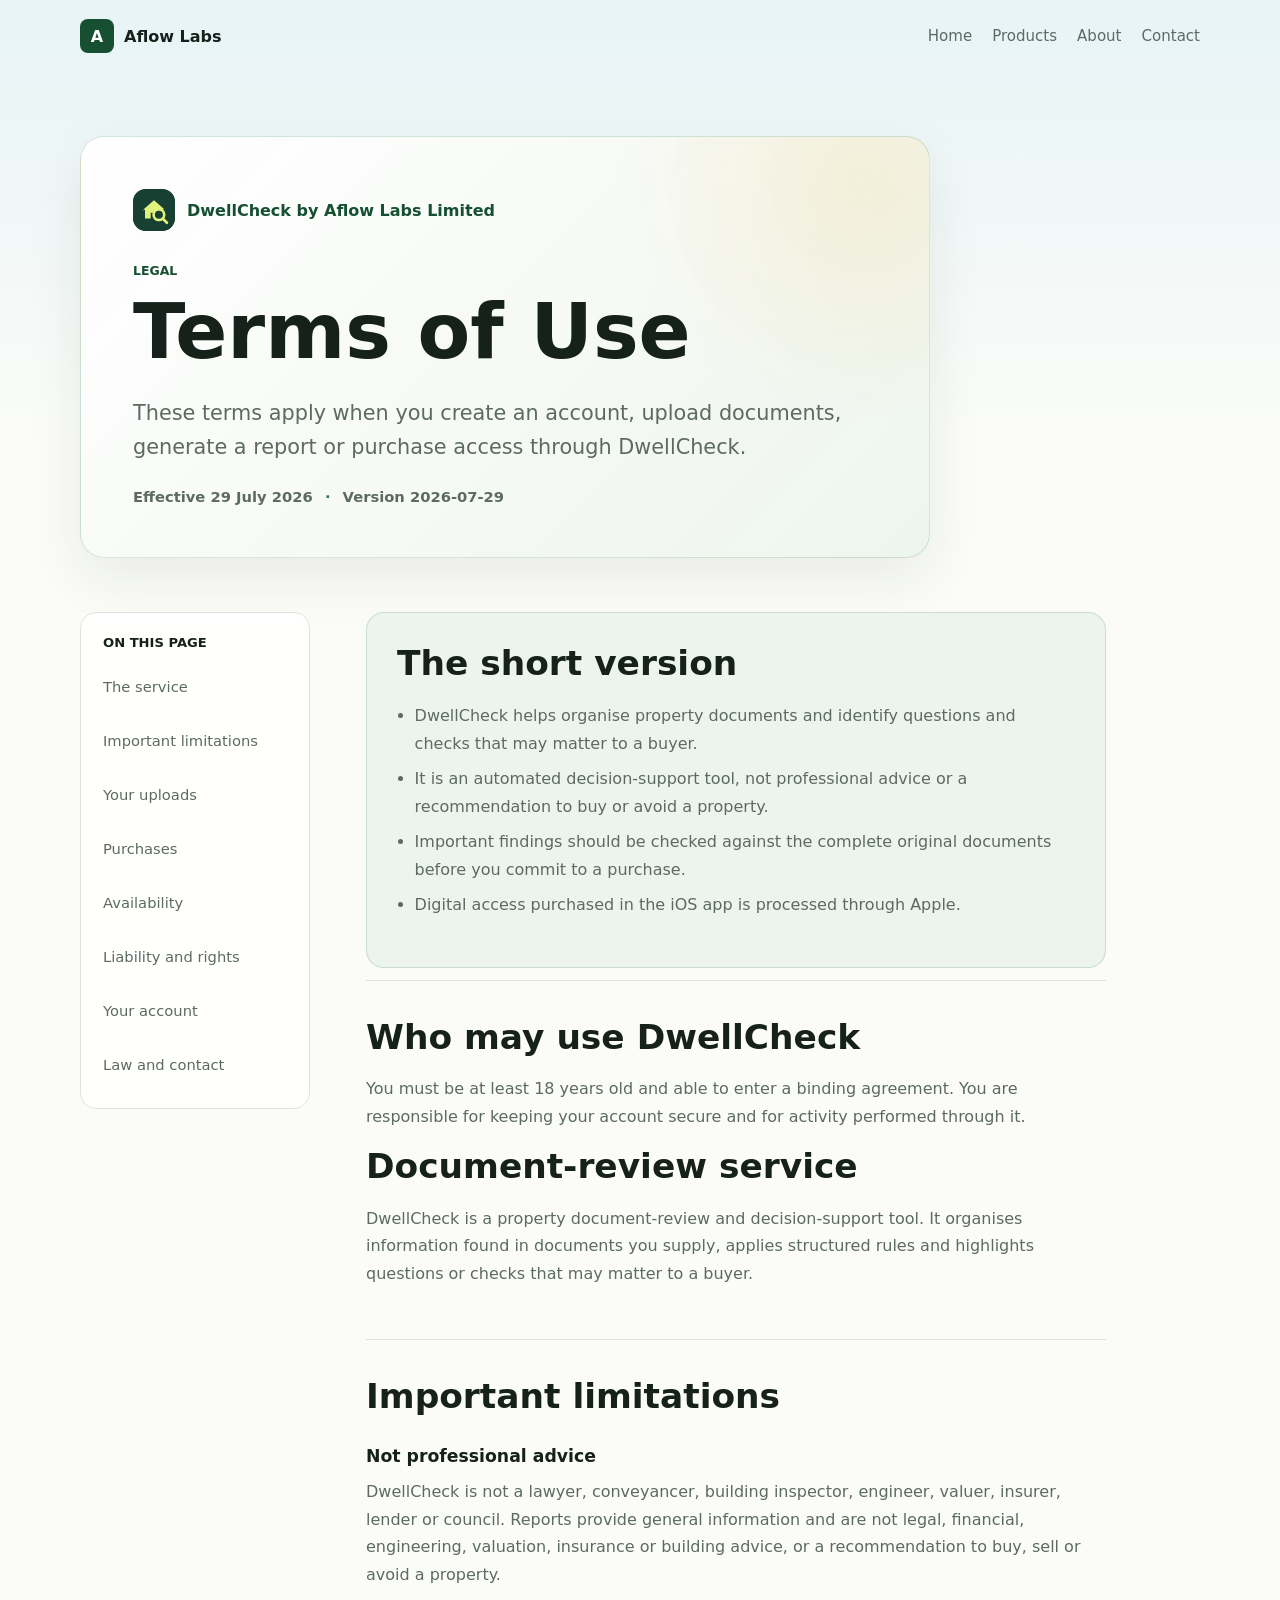
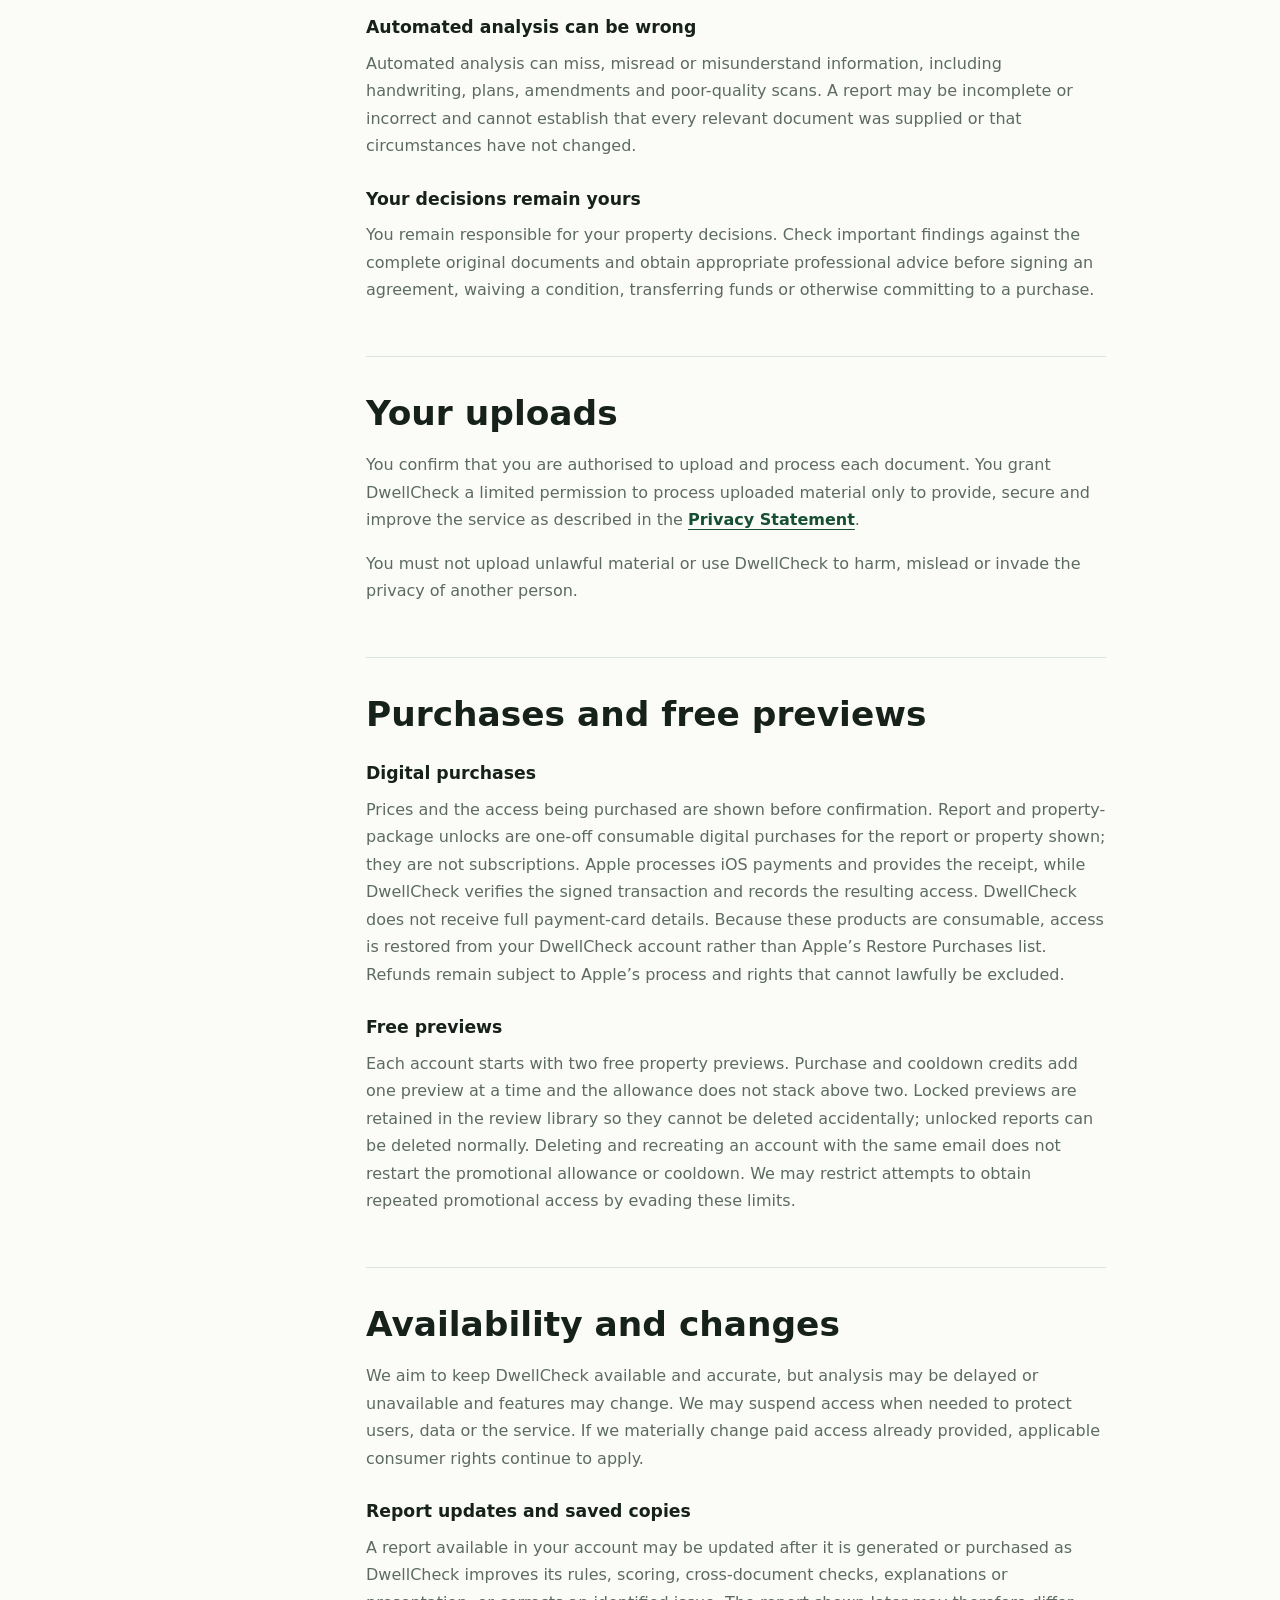
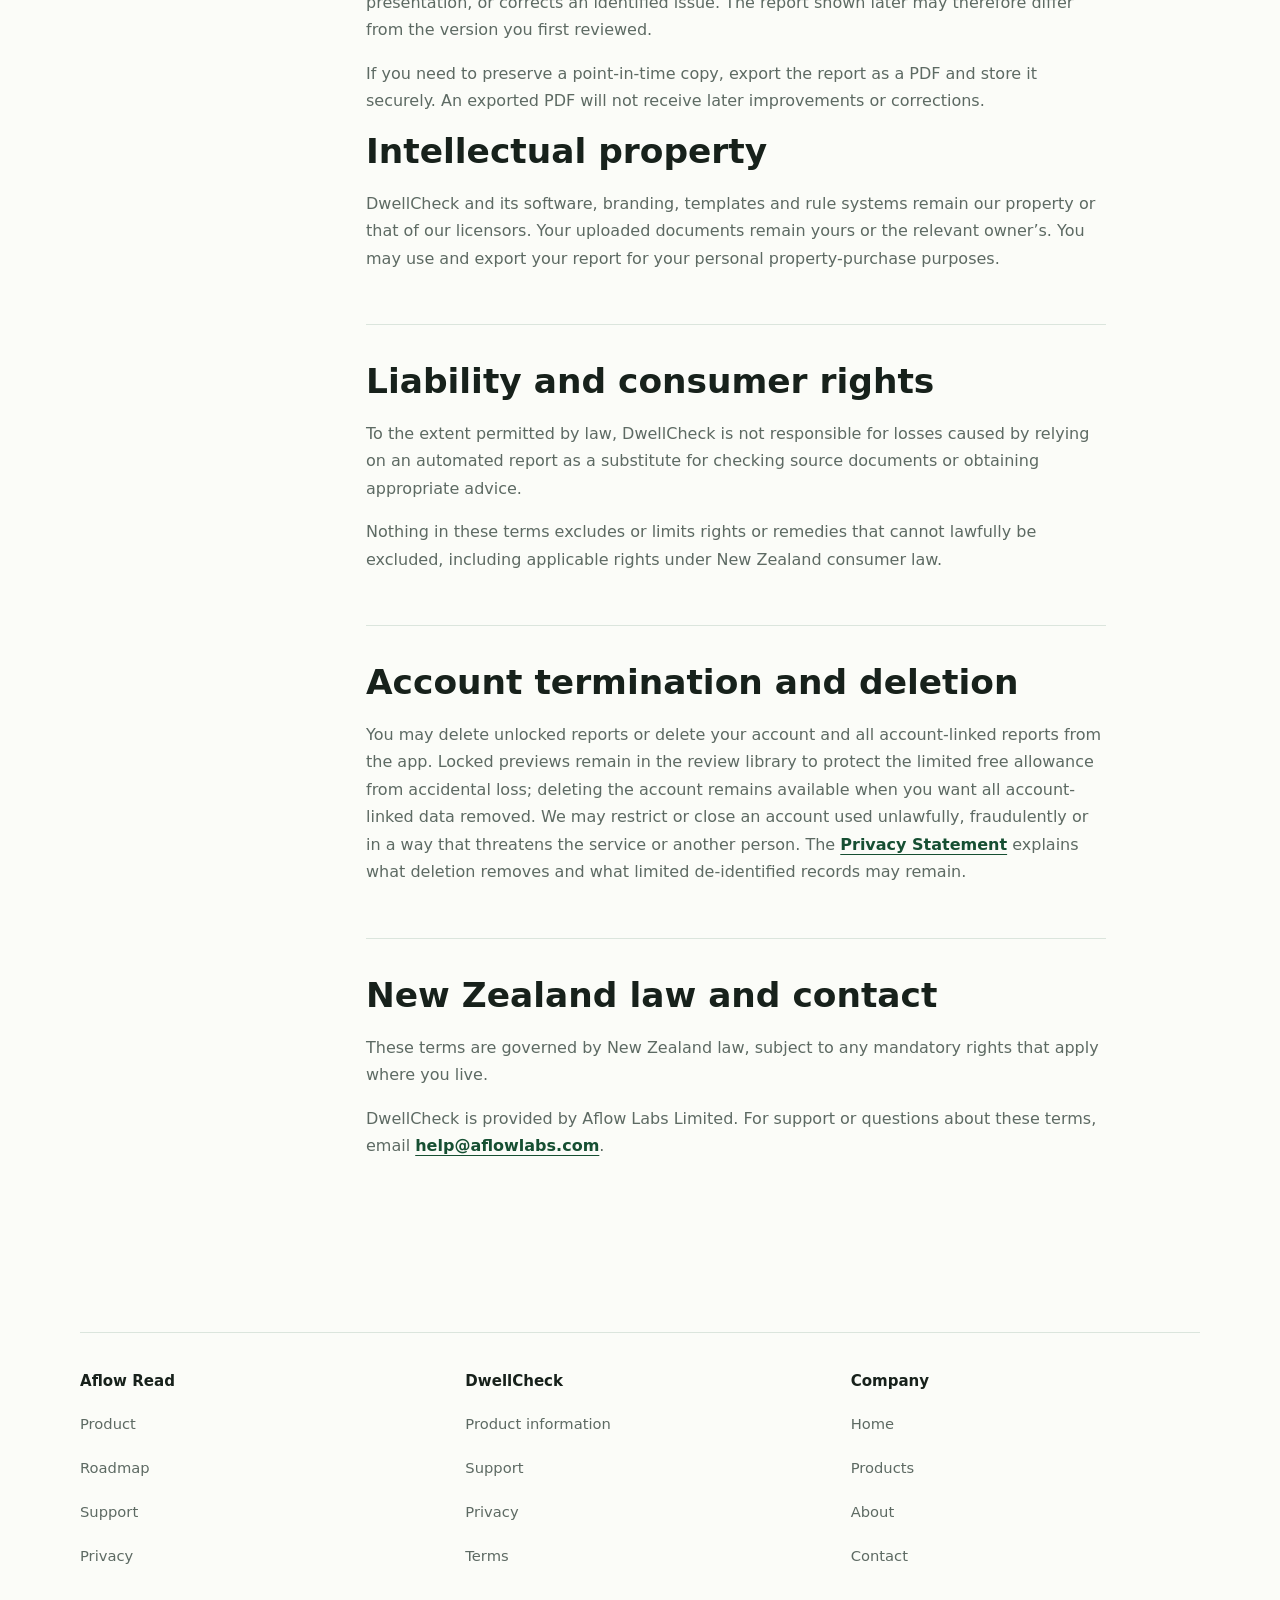
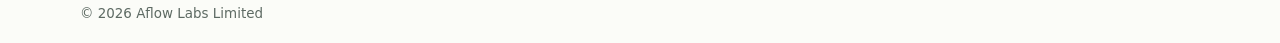
<file: terms/index.html>
<!doctype html>
<html lang="en-NZ">
  <head>
    <meta charset="utf-8" />
    <meta name="viewport" content="width=device-width, initial-scale=1" />
    <meta
      name="description"
      content="Terms that apply when you use the DwellCheck property document-review and decision-support service."
    />
    <link rel="canonical" href="https://aflowlabs.com/terms/" />
    <title>Terms of Use | DwellCheck</title>
    <link rel="icon" href="../assets/favicon.png" />
    <link rel="stylesheet" href="../styles.css" />
  <link rel="stylesheet" href="/assets/site-layout.css"><script src="/assets/navigation.js" defer></script></head>
  <body><a class="skip-link" href="#main">Skip to content</a>
    <!-- shared-shell-header --><header class="site-header shell-header"><a class="brand" href="/" aria-label="Aflow Labs home"><span class="brand-mark" aria-hidden="true">A</span><span>Aflow Labs</span></a><nav class="site-nav desktop-nav" aria-label="Company navigation"><a href="/" aria-label="Home">Home</a><a href="/#products" aria-label="Products">Products</a><a href="/#about" aria-label="About">About</a><a href="/#contact" aria-label="Contact">Contact</a></nav><details class="shell-mobile-menu"><summary aria-label="Company menu"><svg aria-hidden="true" width="18" height="18" viewBox="0 0 18 18"><path d="M2 4h14M2 9h14M2 14h14" fill="none" stroke="currentColor" stroke-width="1.5" stroke-linecap="round"/></svg>Menu</summary><nav class="mobile-panel" aria-label="Company navigation"><a href="/" aria-label="Home">Home</a><a href="/#products" aria-label="Products">Products</a><a href="/#about" aria-label="About">About</a><a href="/#contact" aria-label="Contact">Contact</a></nav></details></header><!-- /shared-shell-header -->

    <main id="main" class="legal-shell">
      <header class="legal-hero">
        <div class="legal-product">
          <img src="../assets/dwellcheck-mark.svg" alt="" />
          <span>DwellCheck by Aflow Labs Limited</span>
        </div>
        <p class="eyebrow">Legal</p>
        <h1>Terms of Use</h1>
        <p class="legal-intro">
          These terms apply when you create an account, upload documents,
          generate a report or purchase access through DwellCheck.
        </p>
        <p class="legal-meta">
          Effective 29 July 2026 <span aria-hidden="true">·</span> Version
          2026-07-29
        </p>
      </header>

      <div class="legal-layout">
        <aside class="legal-toc" aria-label="On this page">
          <p>On this page</p>
          <a href="#service">The service</a>
          <a href="#limitations">Important limitations</a>
          <a href="#uploads">Your uploads</a>
          <a href="#purchases">Purchases</a>
          <a href="#availability">Availability</a>
          <a href="#liability">Liability and rights</a>
          <a href="#account">Your account</a>
          <a href="#law">Law and contact</a>
        </aside>

        <article class="legal-content">
          <section class="legal-summary" aria-labelledby="terms-summary">
            <h2 id="terms-summary">The short version</h2>
            <ul class="plain-list">
              <li>
                DwellCheck helps organise property documents and identify
                questions and checks that may matter to a buyer.
              </li>
              <li>
                It is an automated decision-support tool, not professional
                advice or a recommendation to buy or avoid a property.
              </li>
              <li>
                Important findings should be checked against the complete
                original documents before you commit to a purchase.
              </li>
              <li>
                Digital access purchased in the iOS app is processed through
                Apple.
              </li>
            </ul>
          </section>

          <section id="service">
            <h2>Who may use DwellCheck</h2>
            <p>
              You must be at least 18 years old and able to enter a binding
              agreement. You are responsible for keeping your account secure
              and for activity performed through it.
            </p>

            <h2>Document-review service</h2>
            <p>
              DwellCheck is a property document-review and decision-support
              tool. It organises information found in documents you supply,
              applies structured rules and highlights questions or checks that
              may matter to a buyer.
            </p>
          </section>

          <section id="limitations">
            <h2>Important limitations</h2>
            <h3>Not professional advice</h3>
            <p>
              DwellCheck is not a lawyer, conveyancer, building inspector,
              engineer, valuer, insurer, lender or council. Reports provide
              general information and are not legal, financial, engineering,
              valuation, insurance or building advice, or a recommendation to
              buy, sell or avoid a property.
            </p>

            <h3>Automated analysis can be wrong</h3>
            <p>
              Automated analysis can miss, misread or misunderstand information,
              including handwriting, plans, amendments and poor-quality scans. A
              report may be incomplete or incorrect and cannot establish that
              every relevant document was supplied or that circumstances have
              not changed.
            </p>

            <h3>Your decisions remain yours</h3>
            <p>
              You remain responsible for your property decisions. Check
              important findings against the complete original documents and
              obtain appropriate professional advice before signing an
              agreement, waiving a condition, transferring funds or otherwise
              committing to a purchase.
            </p>
          </section>

          <section id="uploads">
            <h2>Your uploads</h2>
            <p>
              You confirm that you are authorised to upload and process each
              document. You grant DwellCheck a limited permission to process
              uploaded material only to provide, secure and improve the service
              as described in the
              <a href="../privacy/">Privacy Statement</a>.
            </p>
            <p>
              You must not upload unlawful material or use DwellCheck to harm,
              mislead or invade the privacy of another person.
            </p>
          </section>

          <section id="purchases">
            <h2>Purchases and free previews</h2>
            <h3>Digital purchases</h3>
            <p>
              Prices and the access being purchased are shown before
              confirmation. Report and property-package unlocks are one-off
              consumable digital purchases for the report or property shown;
              they are not subscriptions. Apple processes iOS payments and
              provides the receipt, while DwellCheck verifies the signed
              transaction and records the resulting access. DwellCheck does not
              receive full payment-card details. Because these products are
              consumable, access is restored from your DwellCheck account
              rather than Apple’s Restore Purchases list. Refunds remain
              subject to Apple’s process and rights that cannot lawfully be
              excluded.
            </p>

            <h3>Free previews</h3>
            <p>
              Each account starts with two free property previews. Purchase and
              cooldown credits add one preview at a time and the allowance does
              not stack above two. Locked previews are retained in the review
              library so they cannot be deleted accidentally; unlocked reports
              can be deleted normally. Deleting and recreating an account with
              the same email does not restart the promotional allowance or
              cooldown. We may restrict attempts to obtain repeated
              promotional access by evading these limits.
            </p>
          </section>

          <section id="availability">
            <h2>Availability and changes</h2>
            <p>
              We aim to keep DwellCheck available and accurate, but analysis may
              be delayed or unavailable and features may change. We may suspend
              access when needed to protect users, data or the service. If we
              materially change paid access already provided, applicable
              consumer rights continue to apply.
            </p>

            <h3>Report updates and saved copies</h3>
            <p>
              A report available in your account may be updated after it is
              generated or purchased as DwellCheck improves its rules, scoring,
              cross-document checks, explanations or presentation, or corrects
              an identified issue. The report shown later may therefore differ
              from the version you first reviewed.
            </p>
            <p>
              If you need to preserve a point-in-time copy, export the report as
              a PDF and store it securely. An exported PDF will not receive
              later improvements or corrections.
            </p>

            <h2>Intellectual property</h2>
            <p>
              DwellCheck and its software, branding, templates and rule systems
              remain our property or that of our licensors. Your uploaded
              documents remain yours or the relevant owner’s. You may use and
              export your report for your personal property-purchase purposes.
            </p>
          </section>

          <section id="liability">
            <h2>Liability and consumer rights</h2>
            <p>
              To the extent permitted by law, DwellCheck is not responsible for
              losses caused by relying on an automated report as a substitute
              for checking source documents or obtaining appropriate advice.
            </p>
            <p>
              Nothing in these terms excludes or limits rights or remedies that
              cannot lawfully be excluded, including applicable rights under
              New Zealand consumer law.
            </p>
          </section>

          <section id="account">
            <h2>Account termination and deletion</h2>
            <p>
              You may delete unlocked reports or delete your account and all
              account-linked reports from the app. Locked previews remain in
              the review library to protect the limited free allowance from
              accidental loss; deleting the account remains available when you
              want all account-linked data removed. We may restrict or close an
              account used unlawfully, fraudulently or in a way that threatens
              the service or another person. The
              <a href="../privacy/">Privacy Statement</a> explains what deletion
              removes and what limited de-identified records may remain.
            </p>
          </section>

          <section id="law">
            <h2>New Zealand law and contact</h2>
            <p>
              These terms are governed by New Zealand law, subject to any
              mandatory rights that apply where you live.
            </p>
            <p>
              DwellCheck is provided by Aflow Labs Limited. For support or
              questions about these terms, email
              <a href="mailto:help@aflowlabs.com">help@aflowlabs.com</a>.
            </p>
          </section>
        </article>
      </div>
    </main>

    <!-- shared-shell-footer --><footer class="site-footer grouped-footer"><div class="footer-columns"><section class="footer-group" aria-label="Aflow Read links"><h2>Aflow Read</h2><a href="/aflow-read/">Product</a><a href="/aflow-read/roadmap/">Roadmap</a><a href="/support/aflow-read/">Support</a><a href="/legal/aflow-read/privacy/">Privacy</a></section><section class="footer-group" aria-label="DwellCheck links"><h2>DwellCheck</h2><a href="/#dwellcheck">Product information</a><a href="/support/">Support</a><a href="/privacy/">Privacy</a><a href="/terms/">Terms</a></section><section class="footer-group" aria-label="Company links"><h2>Company</h2><a href="/">Home</a><a href="/#products">Products</a><a href="/#about">About</a><a href="/#contact">Contact</a></section></div><p class="copyright">© 2026 Aflow Labs Limited</p></footer><!-- /shared-shell-footer -->
  </body>
</html>
</file>
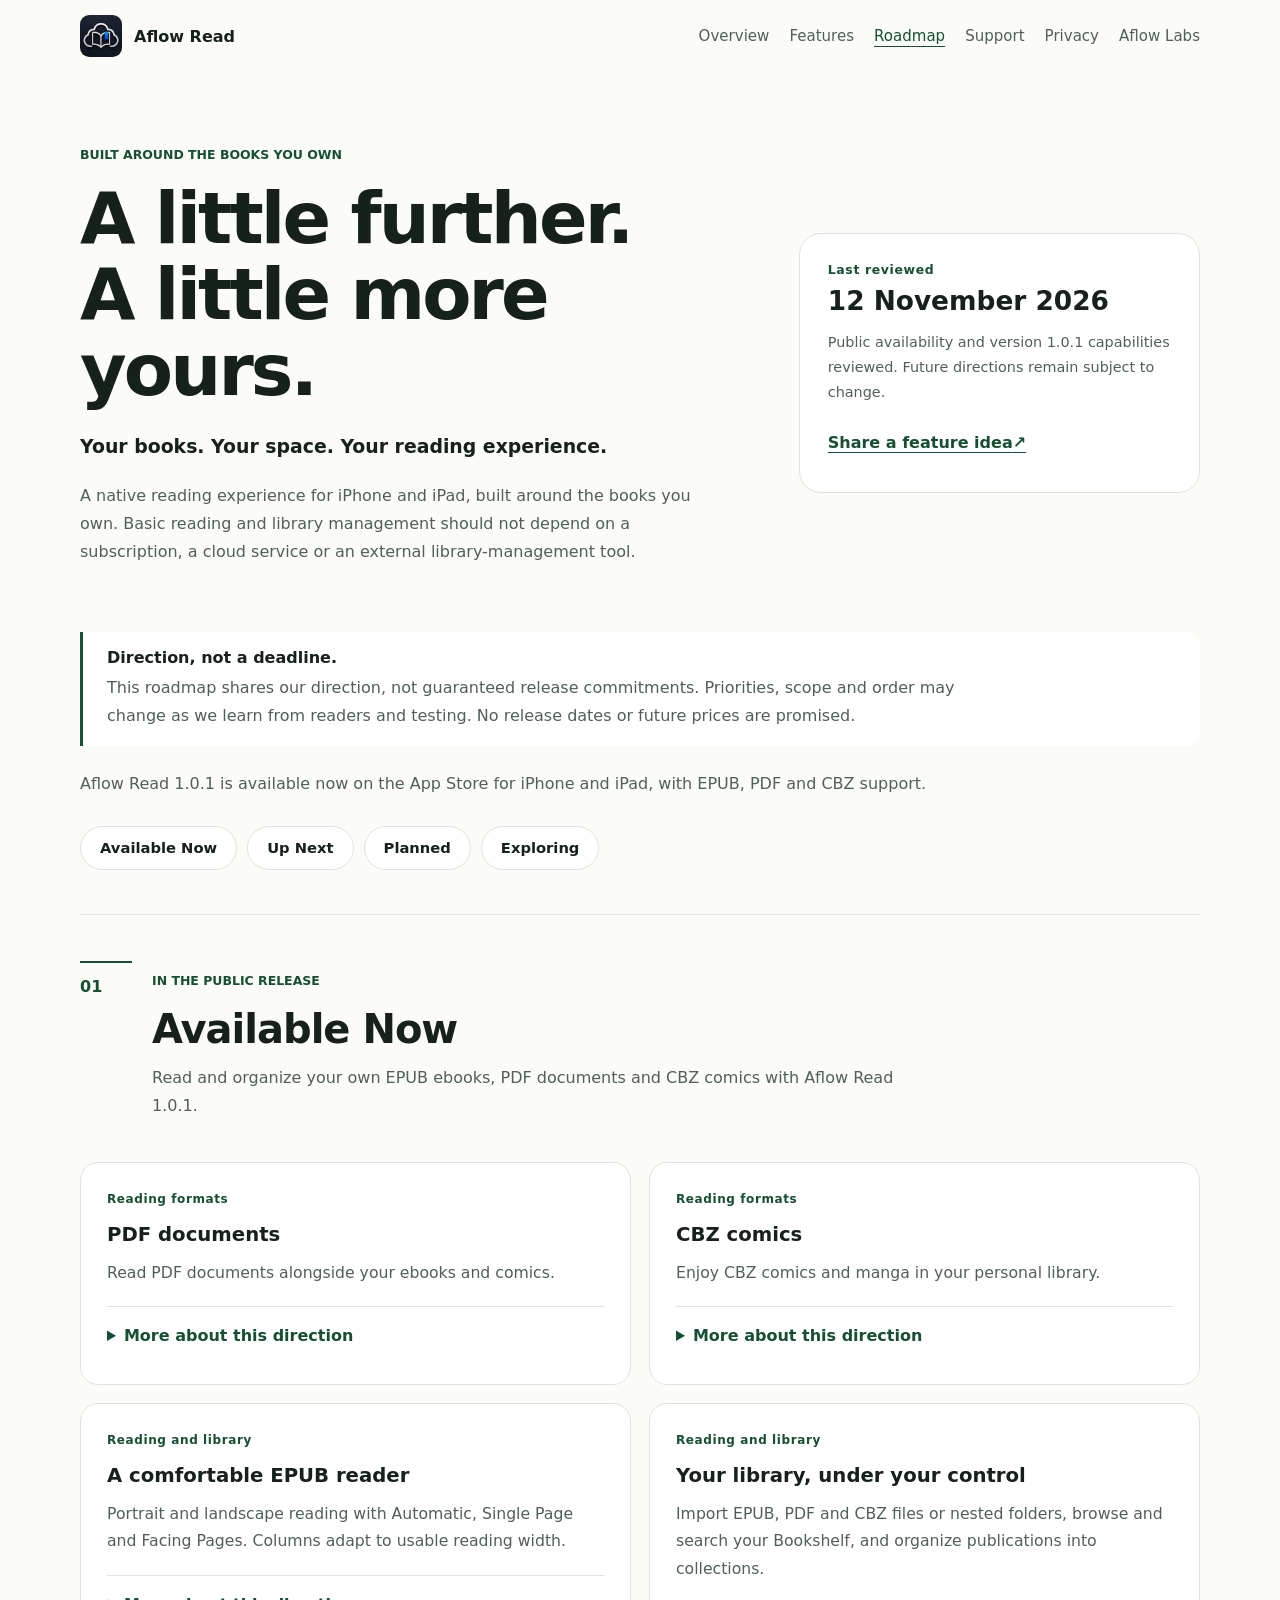
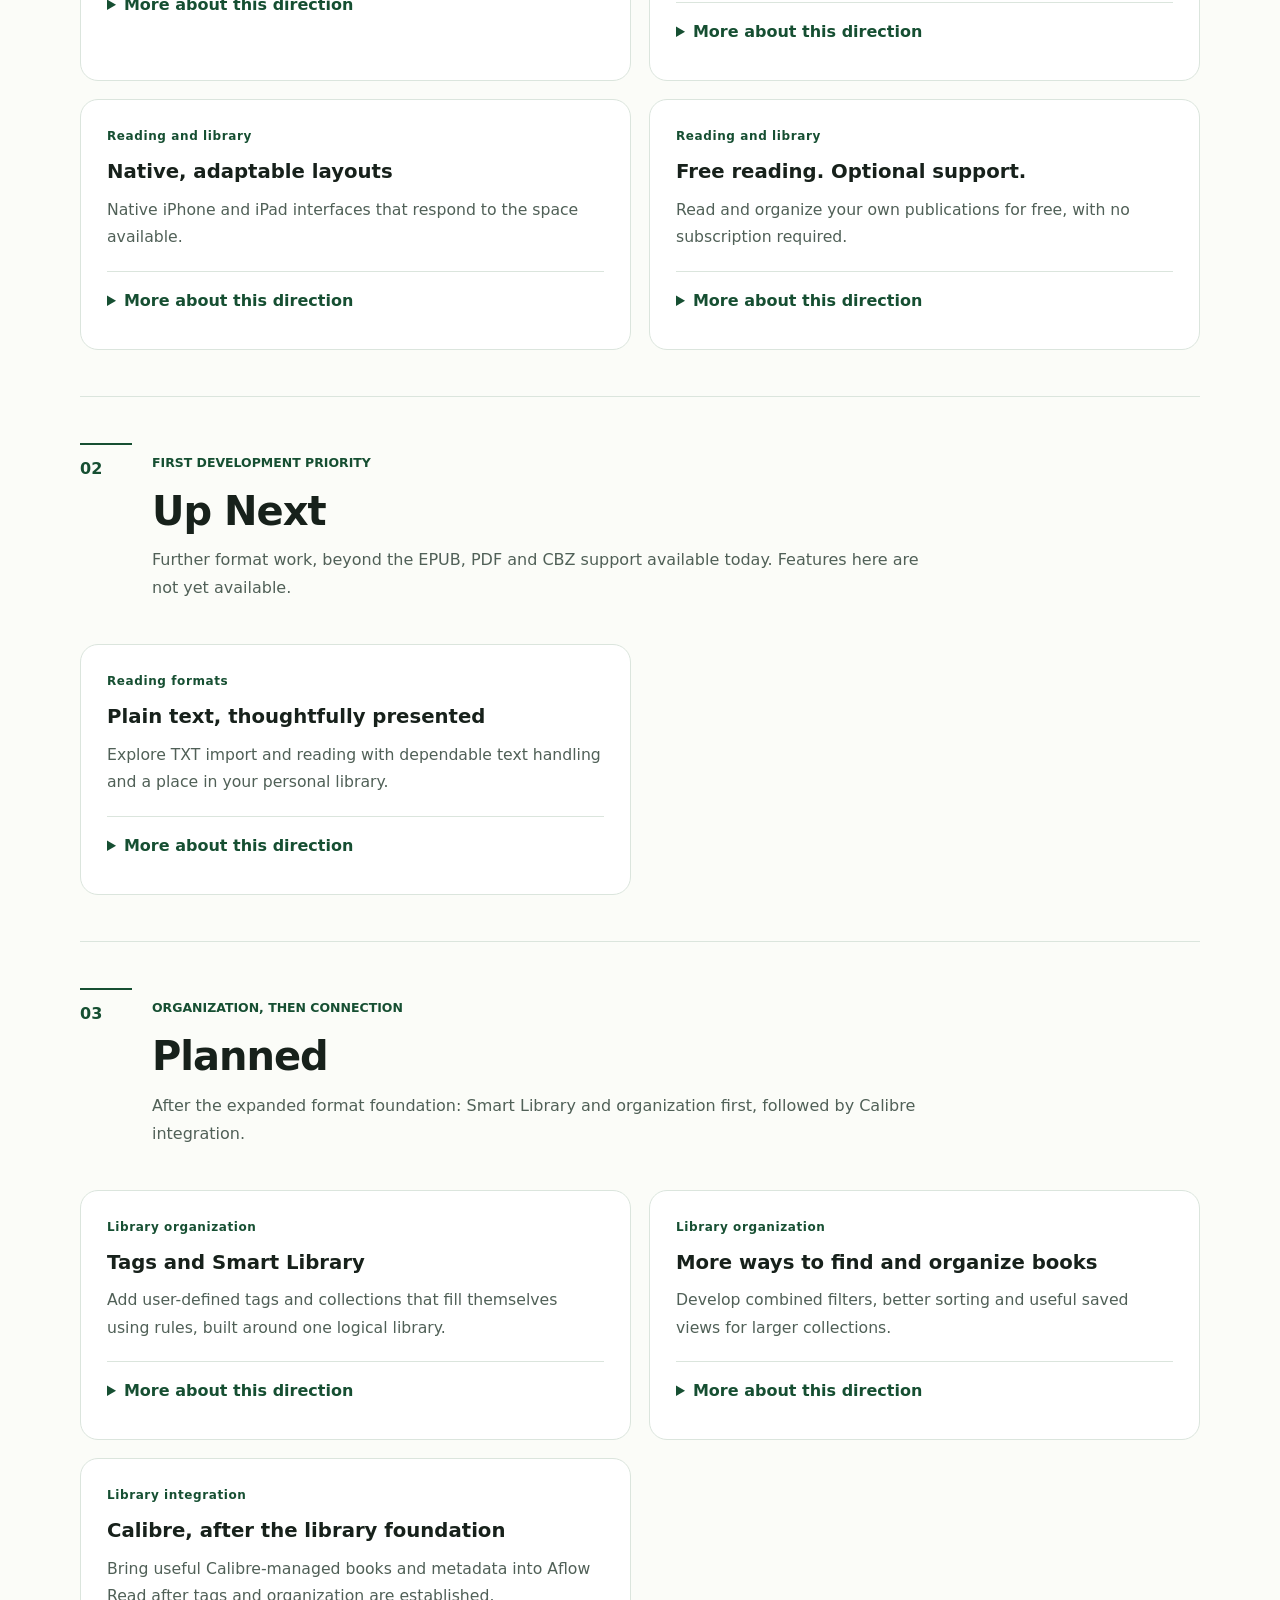
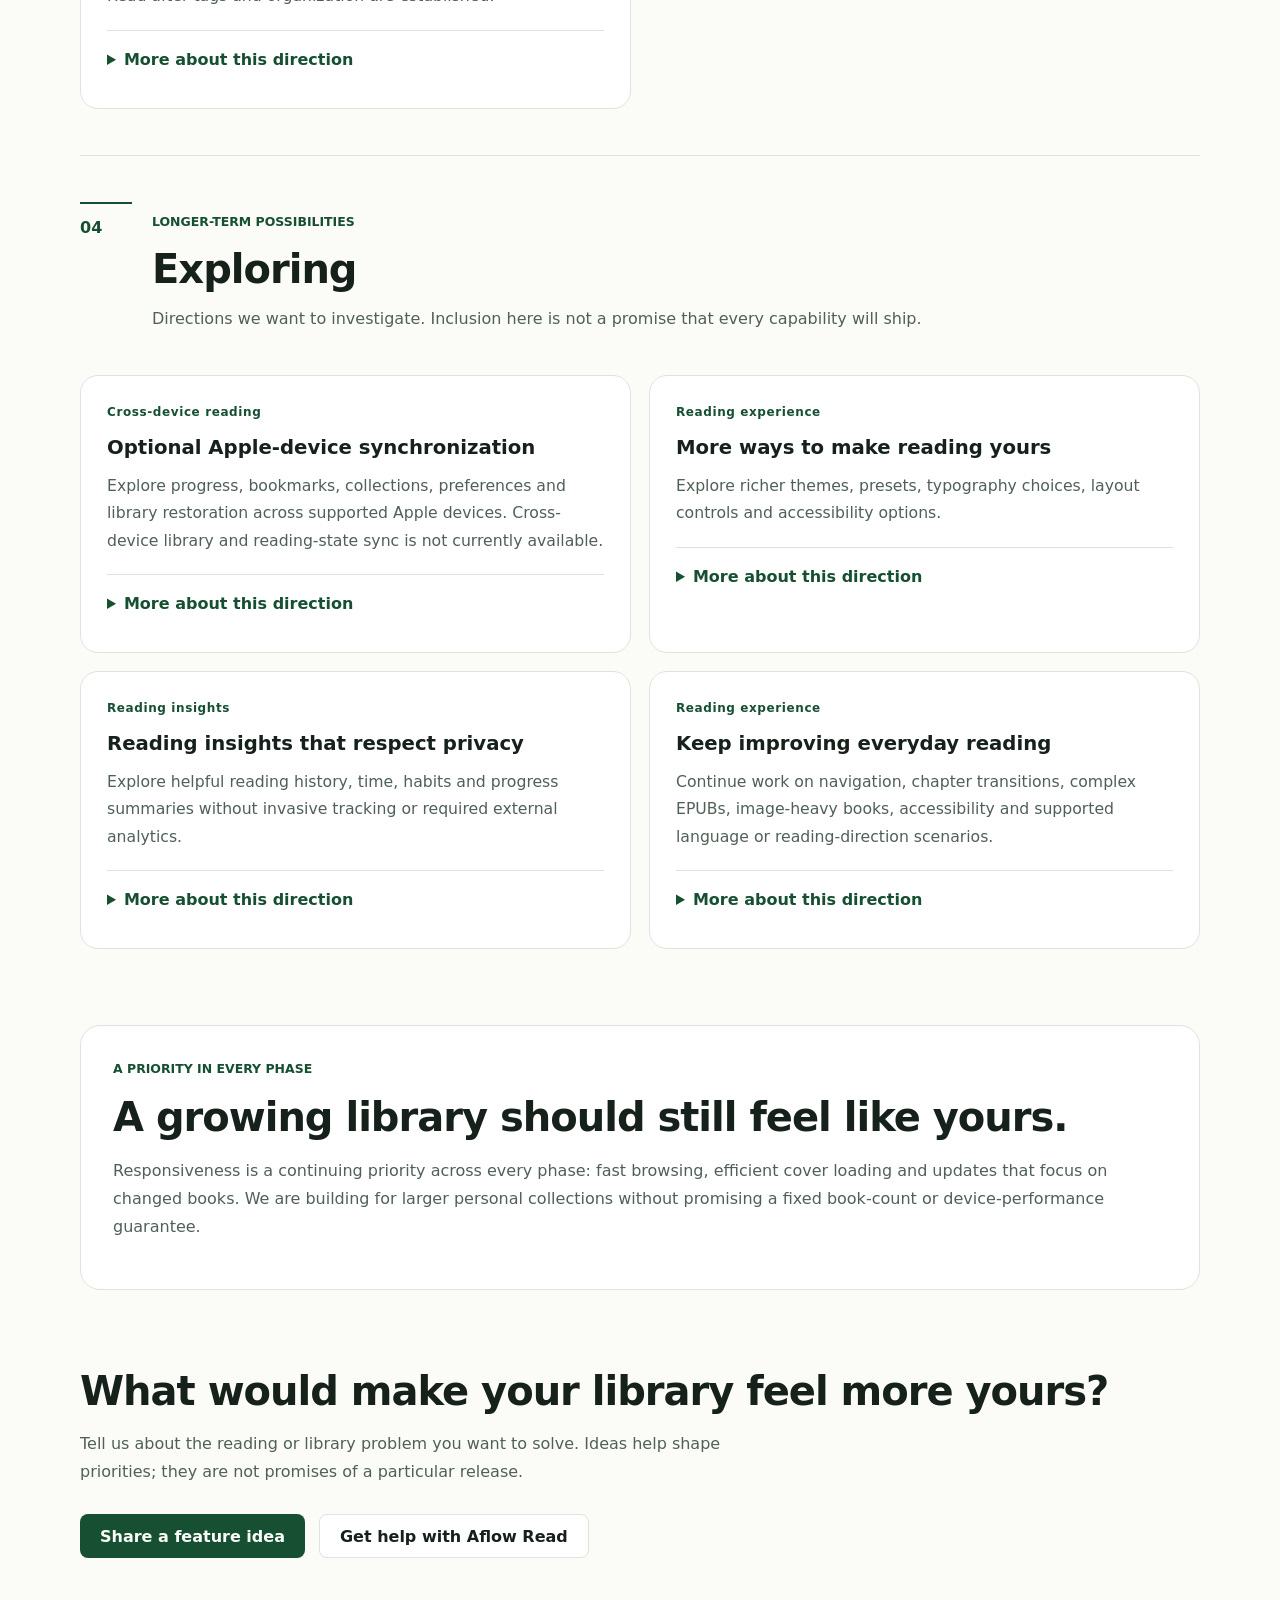
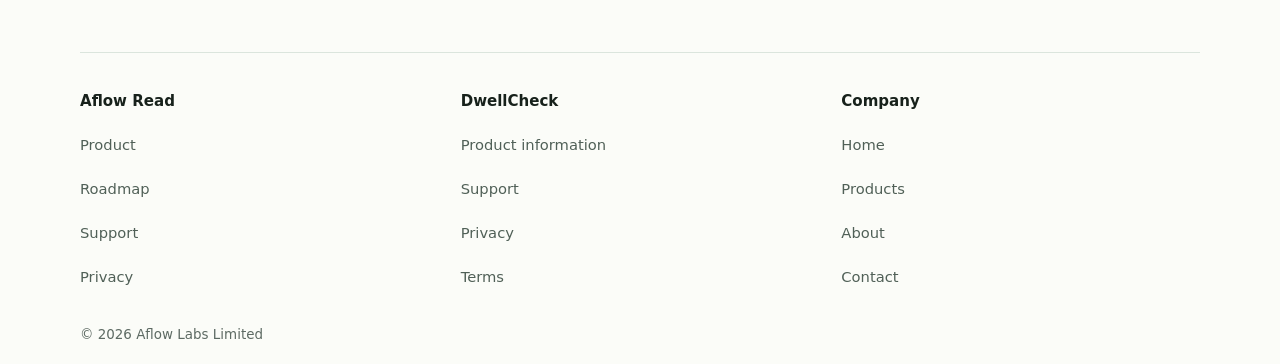
<file: aflow-read/roadmap/index.html>
<!doctype html>
<!-- Generated by scripts/build-roadmap.py from data/aflow-read-roadmap.json. Edit the JSON, not feature status in this HTML. -->
<html lang="en-NZ"><head><meta charset="utf-8"><meta name="viewport" content="width=device-width, initial-scale=1"><meta name="description" content="Explore Aflow Read’s direction: more reading formats, smarter library organization, Calibre and optional cross-device experiences. Priorities may change."><link rel="canonical" href="https://aflowlabs.com/aflow-read/roadmap/"><title>Roadmap | Aflow Read</title><link rel="icon" href="/assets/aflow-read/app-icon.png"><link rel="stylesheet" href="/styles.css"><link rel="stylesheet" href="/assets/aflow-read.css"><link rel="stylesheet" href="/assets/aflow-read-roadmap.css"><link rel="stylesheet" href="/assets/site-layout.css"><script src="/assets/navigation.js" defer></script></head>
<body class="read-page roadmap-page"><a class="skip-link" href="#main">Skip to content</a><!-- shared-shell-header --><header class="site-header shell-header"><a class="read-brand" href="/aflow-read/" aria-label="Aflow Read home"><img src="/assets/aflow-read/app-icon.png" alt="" width="42" height="42">Aflow Read</a><nav class="site-nav desktop-nav" aria-label="Aflow Read navigation"><a href="/aflow-read/" aria-label="Overview">Overview</a><a href="/aflow-read/#features" aria-label="Features">Features</a><a href="/aflow-read/roadmap/" aria-label="Roadmap" aria-current="page">Roadmap</a><a href="/support/aflow-read/" aria-label="Support">Support</a><a href="/legal/aflow-read/privacy/" aria-label="Privacy">Privacy</a><a href="/" aria-label="Aflow Labs">Aflow Labs</a></nav><details class="shell-mobile-menu"><summary aria-label="Aflow Read menu"><svg aria-hidden="true" width="18" height="18" viewBox="0 0 18 18"><path d="M2 4h14M2 9h14M2 14h14" fill="none" stroke="currentColor" stroke-width="1.5" stroke-linecap="round"/></svg>Menu</summary><nav class="mobile-panel" aria-label="Aflow Read navigation"><a href="/aflow-read/" aria-label="Overview">Overview</a><a href="/aflow-read/#features" aria-label="Features">Features</a><a href="/aflow-read/roadmap/" aria-label="Roadmap" aria-current="page">Roadmap</a><a href="/support/aflow-read/" aria-label="Support">Support</a><a href="/legal/aflow-read/privacy/" aria-label="Privacy">Privacy</a><a href="/" aria-label="Aflow Labs">Aflow Labs</a></nav></details></header><!-- /shared-shell-header -->
<main id="main" class="read-shell"><section class="road-hero"><div><p class="eyebrow">Built around the books you own</p><h1>A little further.<br>A little more yours.</h1><p class="road-lede">Your books. Your space. Your reading experience.</p><p>A native reading experience for iPhone and iPad, built around the books you own. Basic reading and library management should not depend on a subscription, a cloud service or an external library-management tool.</p></div><aside class="road-review" aria-label="Roadmap review"><span class="road-review-label">Last reviewed</span><time datetime="2026-11-12">12 November 2026</time><p>Public availability and version 1.0.1 capabilities reviewed. Future directions remain subject to change.</p><a href="mailto:help@aflowlabs.com?subject=Aflow%20Read%20feature%20request">Share a feature idea <span aria-hidden="true">↗</span></a></aside></section>
<div class="road-notice"><strong>Direction, not a deadline.</strong><p>This roadmap shares our direction, not guaranteed release commitments. Priorities, scope and order may change as we learn from readers and testing. No release dates or future prices are promised.</p></div><p class="road-availability">Aflow Read 1.0.1 is available now on the App Store for iPhone and iPad, with EPUB, PDF and CBZ support.</p><nav class="road-jump" aria-label="Roadmap sections"><a href="#available">Available Now</a><a href="#up-next">Up Next</a><a href="#planned">Planned</a><a href="#exploring">Exploring</a></nav>
<section class="road-section" id="available" aria-labelledby="heading-available"><header class="road-section-header"><span class="road-number" aria-hidden="true">01</span><div><p class="eyebrow">In the public release</p><h2 id="heading-available">Available Now</h2><p>Read and organize your own EPUB ebooks, PDF documents and CBZ comics with Aflow Read 1.0.1.</p></div></header><div class="road-cards"><article class="road-card" id="feature-pdf-qualification"><p class="road-category">Reading formats</p><h3>PDF documents</h3><p>Read PDF documents alongside your ebooks and comics.</p><details><summary>More about this direction</summary><ul><li>Page navigation and zoom.</li><li>Bookmarks and saved reading progress.</li><li>Import and organize PDFs in your personal library.</li></ul></details></article><article class="road-card" id="feature-comic-formats"><p class="road-category">Reading formats</p><h3>CBZ comics</h3><p>Enjoy CBZ comics and manga in your personal library.</p><details><summary>More about this direction</summary><ul><li>Zoom, reading direction and flexible page layouts.</li><li>Bookmarks and saved reading progress.</li><li>Bring your own CBZ files; comics are not included.</li></ul></details></article><article class="road-card" id="feature-epub-reading"><p class="road-category">Reading and library</p><h3>A comfortable EPUB reader</h3><p>Portrait and landscape reading with Automatic, Single Page and Facing Pages. Columns adapt to usable reading width.</p><details><summary>More about this direction</summary><ul><li>Reading appearance customization, progress and saved position.</li><li>Contents, supported text search, bookmarks and Go Back.</li><li>Supported illustrations and image navigation; availability depends on the EPUB.</li></ul></details></article><article class="road-card" id="feature-personal-library"><p class="road-category">Reading and library</p><h3>Your library, under your control</h3><p>Import EPUB, PDF and CBZ files or nested folders, browse and search your Bookshelf, and organize publications into collections.</p><details><summary>More about this direction</summary><ul><li>Multiple sources, source inspection and refresh.</li><li>Hide, remove or restore publications through reviewed bulk actions. Removing a publication from the library does not automatically delete its files.</li><li>Local storage and optional iCloud Drive copy management; reading state and automatic cross-device library synchronization are separate.</li></ul></details></article><article class="road-card" id="feature-adaptive-devices"><p class="road-category">Reading and library</p><h3>Native, adaptable layouts</h3><p>Native iPhone and iPad interfaces that respond to the space available.</p><details><summary>More about this direction</summary><ul><li>Layouts adapt to available reading space in portrait and landscape.</li><li>Available for iPhone and iPad running iOS 17 or later.</li></ul></details></article><article class="road-card" id="feature-free-launch"><p class="road-category">Reading and library</p><h3>Free reading. Optional support.</h3><p>Read and organize your own publications for free, with no subscription required.</p><details><summary>More about this direction</summary><ul><li>Books and comics are not included.</li><li>Optional Buy Us a Coffee purchases through Apple are a thank-you and do not unlock reading functionality.</li></ul></details></article></div></section><section class="road-section" id="up-next" aria-labelledby="heading-up-next"><header class="road-section-header"><span class="road-number" aria-hidden="true">02</span><div><p class="eyebrow">First development priority</p><h2 id="heading-up-next">Up Next</h2><p>Further format work, beyond the EPUB, PDF and CBZ support available today. Features here are not yet available.</p></div></header><div class="road-cards"><article class="road-card" id="feature-plain-text"><p class="road-category">Reading formats</p><h3>Plain text, thoughtfully presented</h3><p>Explore TXT import and reading with dependable text handling and a place in your personal library.</p><details><summary>More about this direction</summary><ul><li>Unicode and character-encoding handling.</li><li>Readable typography, navigation and saved progress.</li><li>Metadata integration and appropriate large-file behaviour.</li></ul></details></article></div></section><section class="road-section" id="planned" aria-labelledby="heading-planned"><header class="road-section-header"><span class="road-number" aria-hidden="true">03</span><div><p class="eyebrow">Organization, then connection</p><h2 id="heading-planned">Planned</h2><p>After the expanded format foundation: Smart Library and organization first, followed by Calibre integration.</p></div></header><div class="road-cards"><article class="road-card" id="feature-tags-smart-collections"><p class="road-category">Library organization</p><h3>Tags and Smart Library</h3><p>Add user-defined tags and collections that fill themselves using rules, built around one logical library.</p><details><summary>More about this direction</summary><ul><li>Tag editing, filtering and search.</li><li>Potential rules for author, title, tags, format, reading status and available metadata.</li><li>Organization should preserve book identity and reading data.</li></ul></details></article><article class="road-card" id="feature-advanced-organization"><p class="road-category">Library organization</p><h3>More ways to find and organize books</h3><p>Develop combined filters, better sorting and useful saved views for larger collections.</p><details><summary>More about this direction</summary><ul><li>Explore bulk metadata editing and better metadata inspection.</li><li>Make relationships between multiple linked files easier to understand. Multiple files linked to one book do not necessarily have identical contents.</li><li>Keep organization efficient as the library grows, without repeated full scans.</li></ul></details></article><article class="road-card" id="feature-calibre-integration"><p class="road-category">Library integration</p><h3>Calibre, after the library foundation</h3><p>Bring useful Calibre-managed books and metadata into Aflow Read after tags and organization are established.</p><details><summary>More about this direction</summary><ul><li>Explore practical import or transfer workflows, metadata, tags, authors and series.</li><li>The mechanism is undecided: file/export workflows or compatible server access may be considered.</li><li>No promise of wireless bidirectional sync, metadata editing or full Calibre library control. Calibre will not be required for basic use.</li></ul></details></article></div></section><section class="road-section" id="exploring" aria-labelledby="heading-exploring"><header class="road-section-header"><span class="road-number" aria-hidden="true">04</span><div><p class="eyebrow">Longer-term possibilities</p><h2 id="heading-exploring">Exploring</h2><p>Directions we want to investigate. Inclusion here is not a promise that every capability will ship.</p></div></header><div class="road-cards"><article class="road-card" id="feature-optional-sync"><p class="road-category">Cross-device reading</p><h3>Optional Apple-device synchronization</h3><p>Explore progress, bookmarks, collections, preferences and library restoration across supported Apple devices. Cross-device library and reading-state sync is not currently available.</p><details><summary>More about this direction</summary><ul><li>Keep synchronization optional and basic local reading independent.</li><li>Preserve meaningful local reading state when sessions diverge; let the reader choose an opening position without silently destroying the alternative.</li><li>Automatic synchronization of every file or setting is not promised. Accessing files in iCloud Drive is different from syncing your library and reading state.</li></ul></details></article><article class="road-card" id="feature-reading-personalization"><p class="road-category">Reading experience</p><h3>More ways to make reading yours</h3><p>Explore richer themes, presets, typography choices, layout controls and accessibility options.</p><details><summary>More about this direction</summary><ul><li>Build on the existing appearance tools.</li><li>Future scope and availability will be decided after design and qualification.</li></ul></details></article><article class="road-card" id="feature-private-reading-insights"><p class="road-category">Reading insights</p><h3>Reading insights that respect privacy</h3><p>Explore helpful reading history, time, habits and progress summaries without invasive tracking or required external analytics.</p><details><summary>More about this direction</summary><ul><li>Useful personal information rather than a requirement to share reading activity.</li><li>Specific metrics and data handling are not yet announced.</li></ul></details></article><article class="road-card" id="feature-reading-refinements"><p class="road-category">Reading experience</p><h3>Keep improving everyday reading</h3><p>Continue work on navigation, chapter transitions, complex EPUBs, image-heavy books, accessibility and supported language or reading-direction scenarios.</p><details><summary>More about this direction</summary><ul><li>Prioritize demonstrated reader needs and verified improvements.</li><li>Preserve reading positions and library integrity as the experience evolves.</li></ul></details></article></div></section>
<aside class="road-performance"><p class="eyebrow">A priority in every phase</p><h2>A growing library should still feel like yours.</h2><p>Responsiveness is a continuing priority across every phase: fast browsing, efficient cover loading and updates that focus on changed books. We are building for larger personal collections without promising a fixed book-count or device-performance guarantee.</p></aside>
<section class="road-feedback"><h2>What would make your library feel more yours?</h2><p>Tell us about the reading or library problem you want to solve. Ideas help shape priorities; they are not promises of a particular release.</p><div class="read-actions"><a class="button primary" href="mailto:help@aflowlabs.com?subject=Aflow%20Read%20feature%20request">Share a feature idea</a><a class="button secondary" href="/support/aflow-read/">Get help with Aflow Read</a></div></section></main>
<!-- shared-shell-footer --><footer class="site-footer grouped-footer"><div class="footer-columns"><section class="footer-group" aria-label="Aflow Read links"><h2>Aflow Read</h2><a href="/aflow-read/">Product</a><a href="/aflow-read/roadmap/">Roadmap</a><a href="/support/aflow-read/">Support</a><a href="/legal/aflow-read/privacy/">Privacy</a></section><section class="footer-group" aria-label="DwellCheck links"><h2>DwellCheck</h2><a href="/#dwellcheck">Product information</a><a href="/support/">Support</a><a href="/privacy/">Privacy</a><a href="/terms/">Terms</a></section><section class="footer-group" aria-label="Company links"><h2>Company</h2><a href="/">Home</a><a href="/#products">Products</a><a href="/#about">About</a><a href="/#contact">Contact</a></section></div><p class="copyright">© 2026 Aflow Labs Limited</p></footer><!-- /shared-shell-footer --></body></html>
</file>
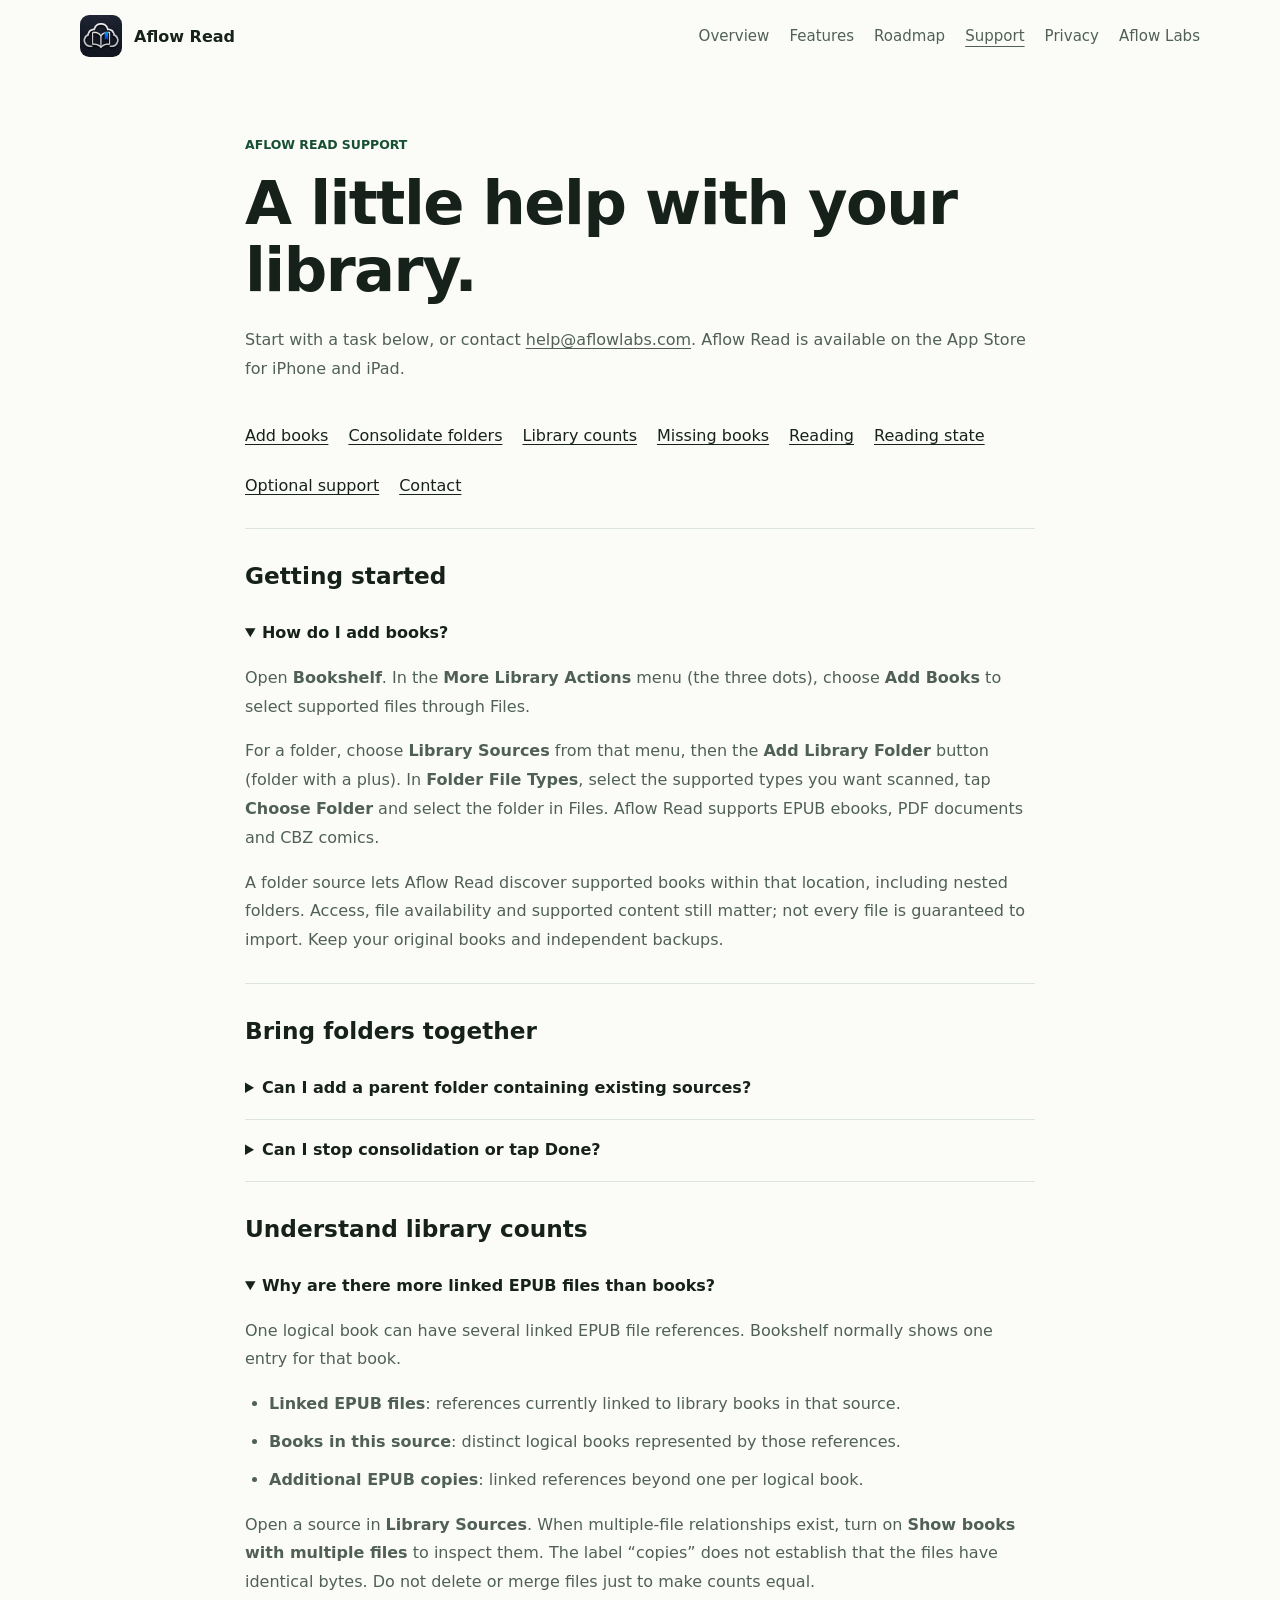
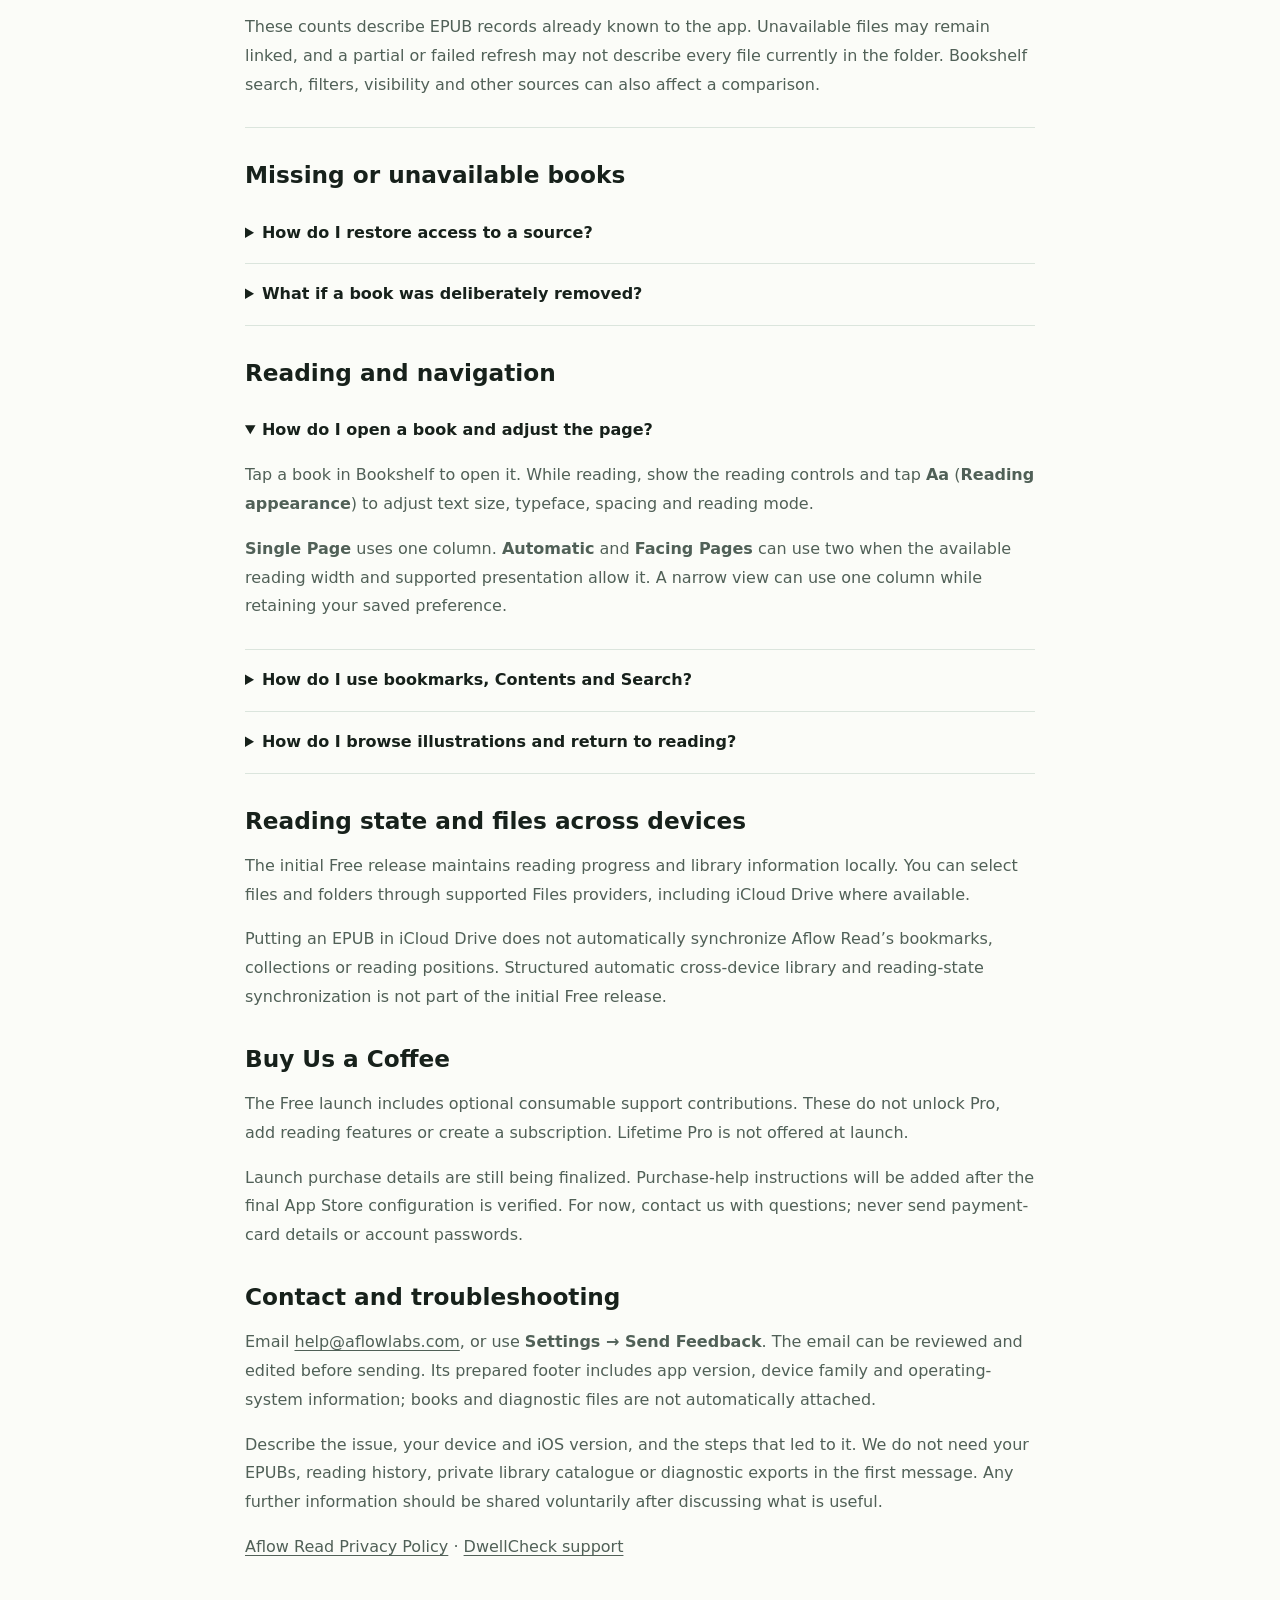
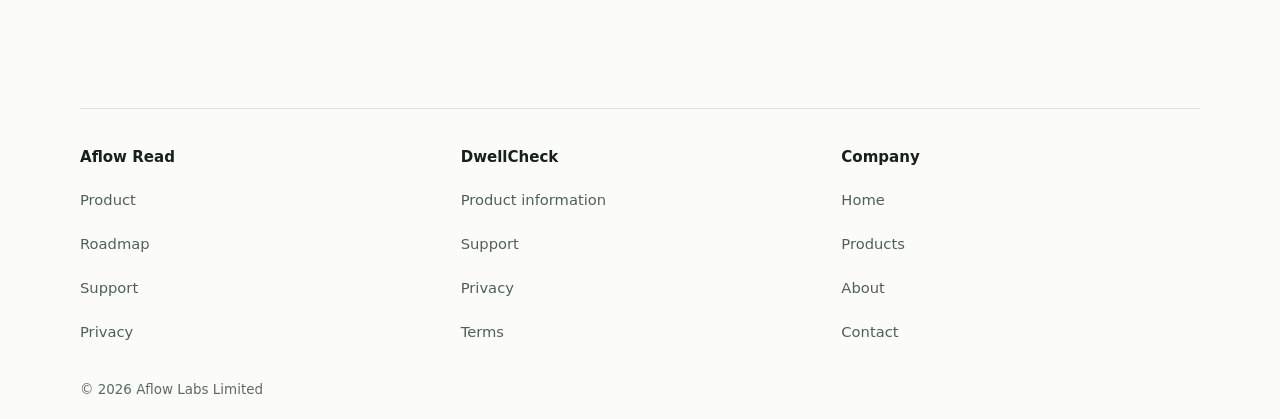
<file: support/aflow-read/index.html>
<!doctype html>
<html lang="en-NZ"><head><meta charset="utf-8"><meta name="viewport" content="width=device-width, initial-scale=1"><meta name="description" content="Get help importing EPUBs, connecting folders, reading, managing library counts and optional support purchases in Aflow Read."><link rel="canonical" href="https://aflowlabs.com/support/aflow-read/"><title>Support | Aflow Read</title><link rel="icon" href="/assets/aflow-read/app-icon.png"><link rel="stylesheet" href="/styles.css"><link rel="stylesheet" href="/assets/aflow-read.css"><link rel="stylesheet" href="/assets/site-layout.css"><script src="/assets/navigation.js" defer></script></head>
<body class="read-page"><a class="skip-link" href="#main">Skip to content</a><!-- shared-shell-header --><header class="site-header shell-header"><a class="read-brand" href="/aflow-read/" aria-label="Aflow Read home"><img src="/assets/aflow-read/app-icon.png" alt="" width="42" height="42">Aflow Read</a><nav class="site-nav desktop-nav" aria-label="Aflow Read navigation"><a href="/aflow-read/" aria-label="Overview">Overview</a><a href="/aflow-read/#features" aria-label="Features">Features</a><a href="/aflow-read/roadmap/" aria-label="Roadmap">Roadmap</a><a href="/support/aflow-read/" aria-label="Support" aria-current="page">Support</a><a href="/legal/aflow-read/privacy/" aria-label="Privacy">Privacy</a><a href="/" aria-label="Aflow Labs">Aflow Labs</a></nav><details class="shell-mobile-menu"><summary aria-label="Aflow Read menu"><svg aria-hidden="true" width="18" height="18" viewBox="0 0 18 18"><path d="M2 4h14M2 9h14M2 14h14" fill="none" stroke="currentColor" stroke-width="1.5" stroke-linecap="round"/></svg>Menu</summary><nav class="mobile-panel" aria-label="Aflow Read navigation"><a href="/aflow-read/" aria-label="Overview">Overview</a><a href="/aflow-read/#features" aria-label="Features">Features</a><a href="/aflow-read/roadmap/" aria-label="Roadmap">Roadmap</a><a href="/support/aflow-read/" aria-label="Support" aria-current="page">Support</a><a href="/legal/aflow-read/privacy/" aria-label="Privacy">Privacy</a><a href="/" aria-label="Aflow Labs">Aflow Labs</a></nav></details></header><!-- /shared-shell-header -->
<main id="main" class="read-document support-document">
<p class="eyebrow">Aflow Read support</p><h1>A little help with your library.</h1>
<p>Start with a task below, or contact <a href="mailto:help@aflowlabs.com">help@aflowlabs.com</a>. Aflow Read is available on the App Store for iPhone and iPad.</p>
<nav class="support-topics" aria-label="Support topics"><a href="#getting-started">Add books</a><a href="#consolidation">Consolidate folders</a><a href="#counts">Library counts</a><a href="#access">Missing books</a><a href="#reading">Reading</a><a href="#local-state">Reading state</a><a href="#purchases">Optional support</a><a href="#contact">Contact</a></nav>
<section id="getting-started"><h2>Getting started</h2>
<details class="support-answer" open><summary>How do I add books?</summary><div><p>Open <strong>Bookshelf</strong>. In the <strong>More Library Actions</strong> menu (the three dots), choose <strong>Add Books</strong> to select supported files through Files.</p><p>For a folder, choose <strong>Library Sources</strong> from that menu, then the <strong>Add Library Folder</strong> button (folder with a plus). In <strong>Folder File Types</strong>, select the supported types you want scanned, tap <strong>Choose Folder</strong> and select the folder in Files. Aflow Read supports EPUB ebooks, PDF documents and CBZ comics.</p><p>A folder source lets Aflow Read discover supported books within that location, including nested folders. Access, file availability and supported content still matter; not every file is guaranteed to import. Keep your original books and independent backups.</p></div></details>
</section>
<section id="consolidation"><h2>Bring folders together</h2>
<details class="support-answer"><summary>Can I add a parent folder containing existing sources?</summary><div><p>Yes. Add the parent through <strong>Library Sources → Add Library Folder</strong>. If it contains previously registered child sources and Aflow Read can qualify their coverage, you will see <strong>Consolidate Library Sources?</strong></p><ol><li>Review the confirmation and choose <strong>Consolidate Sources</strong>, or <strong>Cancel</strong> to keep the existing setup.</li><li>Watch the current stage: <strong>Preparing Source</strong>, <strong>Discovering Books</strong>, <strong>Reconciling Library</strong> and <strong>Saving Library</strong>.</li><li>Wait for <strong>Sources Consolidated</strong>. The parent replaces the covered child-source registrations after successful reconciliation.</li></ol><p>Consolidation reorganizes the app’s source registrations and file references. It does not move or delete your original EPUBs. It is designed to preserve existing logical books, progress, bookmarks and collections. If access or coverage cannot be verified, the original sources are retained.</p></div></details>
<details class="support-answer"><summary>Can I stop consolidation or tap Done?</summary><div><p>Before saving begins, use <strong>Cancel Consolidation</strong> or tap <strong>Done</strong> to open <strong>Stop consolidating?</strong> Choose <strong>Keep Consolidating</strong> to continue or <strong>Stop Consolidation</strong> to request a stop.</p><p>Wait for <strong>Consolidation Stopped</strong> before treating the operation as cancelled. The original library and sources are retained when stopping completes before the commit boundary.</p><p>Once <strong>Saving Library</strong> begins, saving must finish. Done explains that saving is finishing; it cannot undo committed changes. Refresh and conflicting source actions are unavailable while consolidation is active.</p><p>If the source was saved but its display could not refresh, follow the message to reopen Library Sources. That display issue does not mean the saved change was rolled back.</p></div></details>
</section>
<section id="counts"><h2>Understand library counts</h2>
<details class="support-answer" open><summary>Why are there more linked EPUB files than books?</summary><div><p>One logical book can have several linked EPUB file references. Bookshelf normally shows one entry for that book.</p><ul><li><strong>Linked EPUB files</strong>: references currently linked to library books in that source.</li><li><strong>Books in this source</strong>: distinct logical books represented by those references.</li><li><strong>Additional EPUB copies</strong>: linked references beyond one per logical book.</li></ul><p>Open a source in <strong>Library Sources</strong>. When multiple-file relationships exist, turn on <strong>Show books with multiple files</strong> to inspect them. The label “copies” does not establish that the files have identical bytes. Do not delete or merge files just to make counts equal.</p><p>These counts describe EPUB records already known to the app. Unavailable files may remain linked, and a partial or failed refresh may not describe every file currently in the folder. Bookshelf search, filters, visibility and other sources can also affect a comparison.</p></div></details>
</section>
<section id="access"><h2>Missing or unavailable books</h2>
<details class="support-answer"><summary>How do I restore access to a source?</summary><div><ol><li>Check in Files that the original folder or EPUB still exists. Make sure its provider is connected and the file can be opened or downloaded.</li><li>Open <strong>Bookshelf → More Library Actions → Library Sources</strong>. Open the source and use <strong>Refresh</strong>, or press and hold its source row and choose <strong>Refresh Source</strong>.</li><li>If access is needed, press and hold the source row and choose <strong>Restore Access</strong> to select the appropriate folder or file again. <strong>Retry Access</strong> rechecks existing permission. For an available source, the menu instead offers <strong>Choose Folder Again</strong> or <strong>Choose EPUB Again</strong>.</li></ol><p>A moved, renamed, disconnected or inaccessible file is different from a book deliberately removed from the library. Refresh cannot recover a physically deleted file. Avoid deleting Aflow Read as a troubleshooting step: this may remove local reading information.</p></div></details>
<details class="support-answer"><summary>What if a book was deliberately removed?</summary><div><p>Open the relevant source in <strong>Library Sources</strong> and check <strong>Removed from Library</strong>. When removed entries are present, <strong>Recovery Actions</strong> offers <strong>Select Removed Books</strong> or <strong>Restore All Removed</strong>. Restoring an entry still depends on access to its file.</p></div></details>
</section>
<section id="reading"><h2>Reading and navigation</h2>
<details class="support-answer" open><summary>How do I open a book and adjust the page?</summary><div><p>Tap a book in Bookshelf to open it. While reading, show the reading controls and tap <strong>Aa</strong> (<strong>Reading appearance</strong>) to adjust text size, typeface, spacing and reading mode.</p><p><strong>Single Page</strong> uses one column. <strong>Automatic</strong> and <strong>Facing Pages</strong> can use two when the available reading width and supported presentation allow it. A narrow view can use one column while retaining your saved preference.</p></div></details>
<details class="support-answer"><summary>How do I use bookmarks, Contents and Search?</summary><div><p>Use <strong>Add bookmark</strong> in the reading controls to save the current location. If the location is still being confirmed, wait until the bookmark control is ready.</p><p>Open <strong>Reader navigator</strong> and choose <strong>Bookmarks</strong> to return to a saved place, or <strong>Contents</strong> to choose a section. In <strong>More reader actions</strong> (the three dots), choose <strong>Search in Book</strong> to search supported EPUB content.</p><p>After a supported jump, a <strong>Go back to…</strong> control appears near the reading progress. Use it to return to the previous passage.</p></div></details>
<details class="support-answer"><summary>How do I browse illustrations and return to reading?</summary><div><p>Open <strong>More reader actions → Illustrations</strong> and select a supported image to visit its place in the EPUB. Use the resulting <strong>Go back to…</strong> control to return to your earlier passage.</p><p>Availability and exact targeting depend on the EPUB’s authorship. Some vector-only or unusual content may not offer a supported gallery target.</p></div></details>
</section>
<section id="local-state"><h2>Reading state and files across devices</h2><p>The initial Free release maintains reading progress and library information locally. You can select files and folders through supported Files providers, including iCloud Drive where available.</p><p>Putting an EPUB in iCloud Drive does not automatically synchronize Aflow Read’s bookmarks, collections or reading positions. Structured automatic cross-device library and reading-state synchronization is not part of the initial Free release.</p></section>
<section id="purchases"><h2>Buy Us a Coffee</h2><p>The Free launch includes optional consumable support contributions. These do not unlock Pro, add reading features or create a subscription. Lifetime Pro is not offered at launch.</p><p>Launch purchase details are still being finalized. Purchase-help instructions will be added after the final App Store configuration is verified. For now, contact us with questions; never send payment-card details or account passwords.</p></section>
<section id="contact"><h2>Contact and troubleshooting</h2><p>Email <a href="mailto:help@aflowlabs.com">help@aflowlabs.com</a>, or use <strong>Settings → Send Feedback</strong>. The email can be reviewed and edited before sending. Its prepared footer includes app version, device family and operating-system information; books and diagnostic files are not automatically attached.</p><p>Describe the issue, your device and iOS version, and the steps that led to it. We do not need your EPUBs, reading history, private library catalogue or diagnostic exports in the first message. Any further information should be shared voluntarily after discussing what is useful.</p><p><a href="/legal/aflow-read/privacy/">Aflow Read Privacy Policy</a> · <a href="/support/">DwellCheck support</a></p></section>
</main>
<!-- shared-shell-footer --><footer class="site-footer grouped-footer"><div class="footer-columns"><section class="footer-group" aria-label="Aflow Read links"><h2>Aflow Read</h2><a href="/aflow-read/">Product</a><a href="/aflow-read/roadmap/">Roadmap</a><a href="/support/aflow-read/">Support</a><a href="/legal/aflow-read/privacy/">Privacy</a></section><section class="footer-group" aria-label="DwellCheck links"><h2>DwellCheck</h2><a href="/#dwellcheck">Product information</a><a href="/support/">Support</a><a href="/privacy/">Privacy</a><a href="/terms/">Terms</a></section><section class="footer-group" aria-label="Company links"><h2>Company</h2><a href="/">Home</a><a href="/#products">Products</a><a href="/#about">About</a><a href="/#contact">Contact</a></section></div><p class="copyright">© 2026 Aflow Labs Limited</p></footer><!-- /shared-shell-footer --></body></html>
</file>
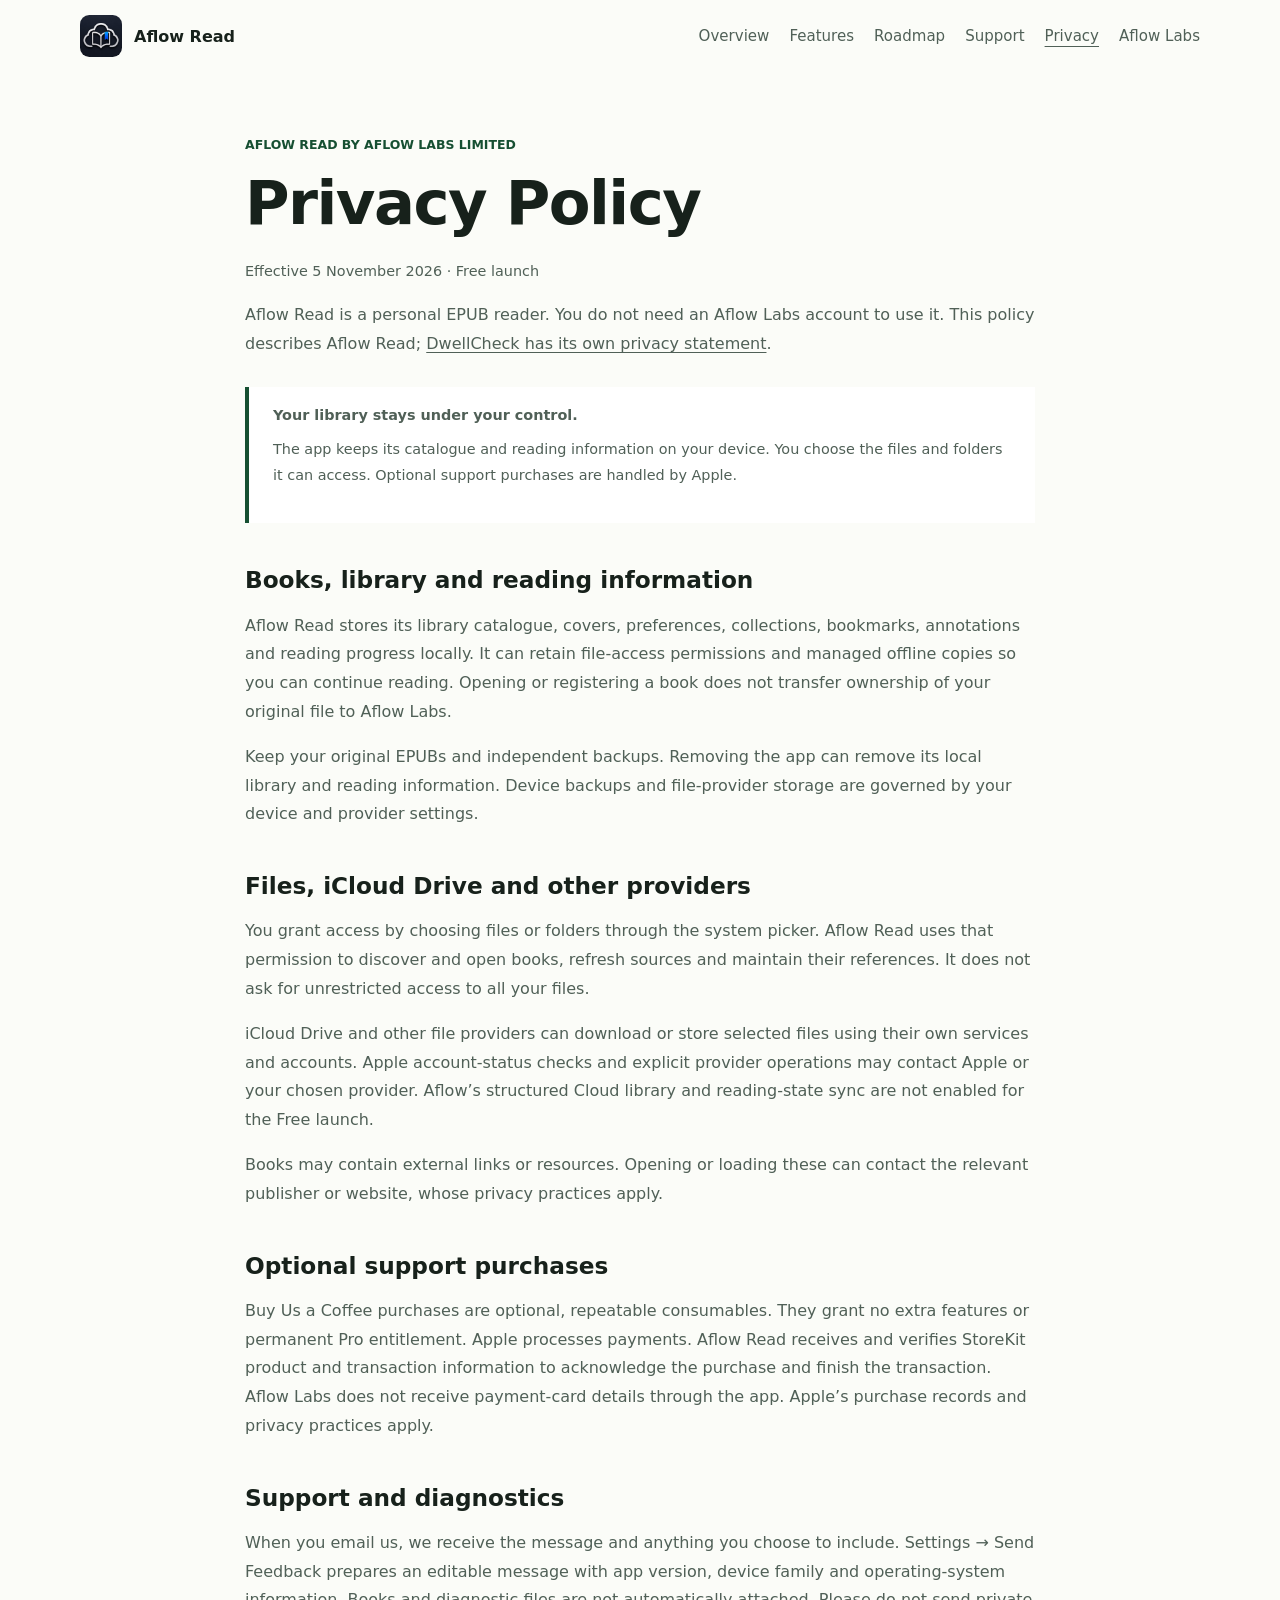
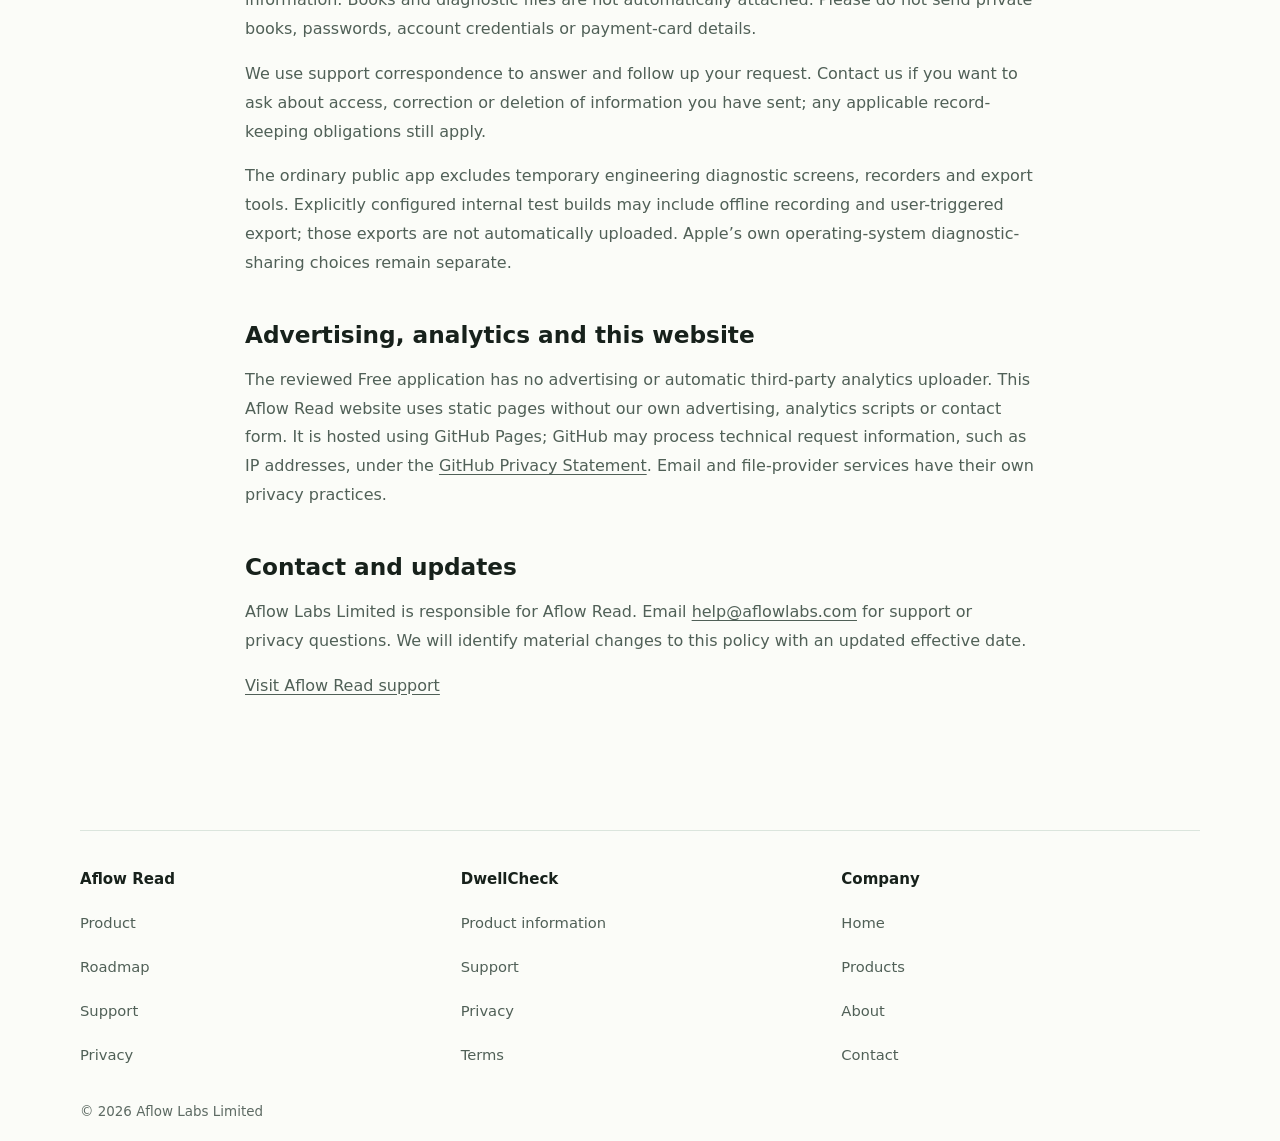
<file: legal/aflow-read/privacy/index.html>
<!doctype html>
<html lang="en-NZ"><head><meta charset="utf-8"><meta name="viewport" content="width=device-width, initial-scale=1"><meta name="description" content="How Aflow Read handles books, reading information, file access, optional Apple purchases and support."><link rel="canonical" href="https://aflowlabs.com/legal/aflow-read/privacy/"><title>Privacy Policy | Aflow Read</title><link rel="icon" href="/assets/aflow-read/app-icon.png"><link rel="stylesheet" href="/styles.css"><link rel="stylesheet" href="/assets/aflow-read.css"><link rel="stylesheet" href="/assets/site-layout.css"><script src="/assets/navigation.js" defer></script></head>
<body class="read-page"><a class="skip-link" href="#main">Skip to content</a><!-- shared-shell-header --><header class="site-header shell-header"><a class="read-brand" href="/aflow-read/" aria-label="Aflow Read home"><img src="/assets/aflow-read/app-icon.png" alt="" width="42" height="42">Aflow Read</a><nav class="site-nav desktop-nav" aria-label="Aflow Read navigation"><a href="/aflow-read/" aria-label="Overview">Overview</a><a href="/aflow-read/#features" aria-label="Features">Features</a><a href="/aflow-read/roadmap/" aria-label="Roadmap">Roadmap</a><a href="/support/aflow-read/" aria-label="Support">Support</a><a href="/legal/aflow-read/privacy/" aria-label="Privacy" aria-current="page">Privacy</a><a href="/" aria-label="Aflow Labs">Aflow Labs</a></nav><details class="shell-mobile-menu"><summary aria-label="Aflow Read menu"><svg aria-hidden="true" width="18" height="18" viewBox="0 0 18 18"><path d="M2 4h14M2 9h14M2 14h14" fill="none" stroke="currentColor" stroke-width="1.5" stroke-linecap="round"/></svg>Menu</summary><nav class="mobile-panel" aria-label="Aflow Read navigation"><a href="/aflow-read/" aria-label="Overview">Overview</a><a href="/aflow-read/#features" aria-label="Features">Features</a><a href="/aflow-read/roadmap/" aria-label="Roadmap">Roadmap</a><a href="/support/aflow-read/" aria-label="Support">Support</a><a href="/legal/aflow-read/privacy/" aria-label="Privacy" aria-current="page">Privacy</a><a href="/" aria-label="Aflow Labs">Aflow Labs</a></nav></details></header><!-- /shared-shell-header -->
<main id="main" class="read-document"><p class="eyebrow">Aflow Read by Aflow Labs Limited</p><h1>Privacy Policy</h1><p class="read-meta">Effective 5 November 2026 · Free launch</p><p>Aflow Read is a personal EPUB reader. You do not need an Aflow Labs account to use it. This policy describes Aflow Read; <a href="/privacy/">DwellCheck has its own privacy statement</a>.</p>
<div class="read-note"><strong>Your library stays under your control.</strong><p>The app keeps its catalogue and reading information on your device. You choose the files and folders it can access. Optional support purchases are handled by Apple.</p></div>
<h2>Books, library and reading information</h2><p>Aflow Read stores its library catalogue, covers, preferences, collections, bookmarks, annotations and reading progress locally. It can retain file-access permissions and managed offline copies so you can continue reading. Opening or registering a book does not transfer ownership of your original file to Aflow Labs.</p><p>Keep your original EPUBs and independent backups. Removing the app can remove its local library and reading information. Device backups and file-provider storage are governed by your device and provider settings.</p>
<h2>Files, iCloud Drive and other providers</h2><p>You grant access by choosing files or folders through the system picker. Aflow Read uses that permission to discover and open books, refresh sources and maintain their references. It does not ask for unrestricted access to all your files.</p><p>iCloud Drive and other file providers can download or store selected files using their own services and accounts. Apple account-status checks and explicit provider operations may contact Apple or your chosen provider. Aflow’s structured Cloud library and reading-state sync are not enabled for the Free launch.</p><p>Books may contain external links or resources. Opening or loading these can contact the relevant publisher or website, whose privacy practices apply.</p>
<h2>Optional support purchases</h2><p>Buy Us a Coffee purchases are optional, repeatable consumables. They grant no extra features or permanent Pro entitlement. Apple processes payments. Aflow Read receives and verifies StoreKit product and transaction information to acknowledge the purchase and finish the transaction. Aflow Labs does not receive payment-card details through the app. Apple’s purchase records and privacy practices apply.</p>
<h2>Support and diagnostics</h2><p>When you email us, we receive the message and anything you choose to include. Settings → Send Feedback prepares an editable message with app version, device family and operating-system information. Books and diagnostic files are not automatically attached. Please do not send private books, passwords, account credentials or payment-card details.</p><p>We use support correspondence to answer and follow up your request. Contact us if you want to ask about access, correction or deletion of information you have sent; any applicable record-keeping obligations still apply.</p><p>The ordinary public app excludes temporary engineering diagnostic screens, recorders and export tools. Explicitly configured internal test builds may include offline recording and user-triggered export; those exports are not automatically uploaded. Apple’s own operating-system diagnostic-sharing choices remain separate.</p>
<h2>Advertising, analytics and this website</h2><p>The reviewed Free application has no advertising or automatic third-party analytics uploader. This Aflow Read website uses static pages without our own advertising, analytics scripts or contact form. It is hosted using GitHub Pages; GitHub may process technical request information, such as IP addresses, under the <a href="https://docs.github.com/en/site-policy/privacy-policies/github-general-privacy-statement">GitHub Privacy Statement</a>. Email and file-provider services have their own privacy practices.</p>
<h2>Contact and updates</h2><p>Aflow Labs Limited is responsible for Aflow Read. Email <a href="mailto:help@aflowlabs.com">help@aflowlabs.com</a> for support or privacy questions. We will identify material changes to this policy with an updated effective date.</p><p><a href="/support/aflow-read/">Visit Aflow Read support</a></p></main>
<!-- shared-shell-footer --><footer class="site-footer grouped-footer"><div class="footer-columns"><section class="footer-group" aria-label="Aflow Read links"><h2>Aflow Read</h2><a href="/aflow-read/">Product</a><a href="/aflow-read/roadmap/">Roadmap</a><a href="/support/aflow-read/">Support</a><a href="/legal/aflow-read/privacy/">Privacy</a></section><section class="footer-group" aria-label="DwellCheck links"><h2>DwellCheck</h2><a href="/#dwellcheck">Product information</a><a href="/support/">Support</a><a href="/privacy/">Privacy</a><a href="/terms/">Terms</a></section><section class="footer-group" aria-label="Company links"><h2>Company</h2><a href="/">Home</a><a href="/#products">Products</a><a href="/#about">About</a><a href="/#contact">Contact</a></section></div><p class="copyright">© 2026 Aflow Labs Limited</p></footer><!-- /shared-shell-footer --></body></html>
</file>
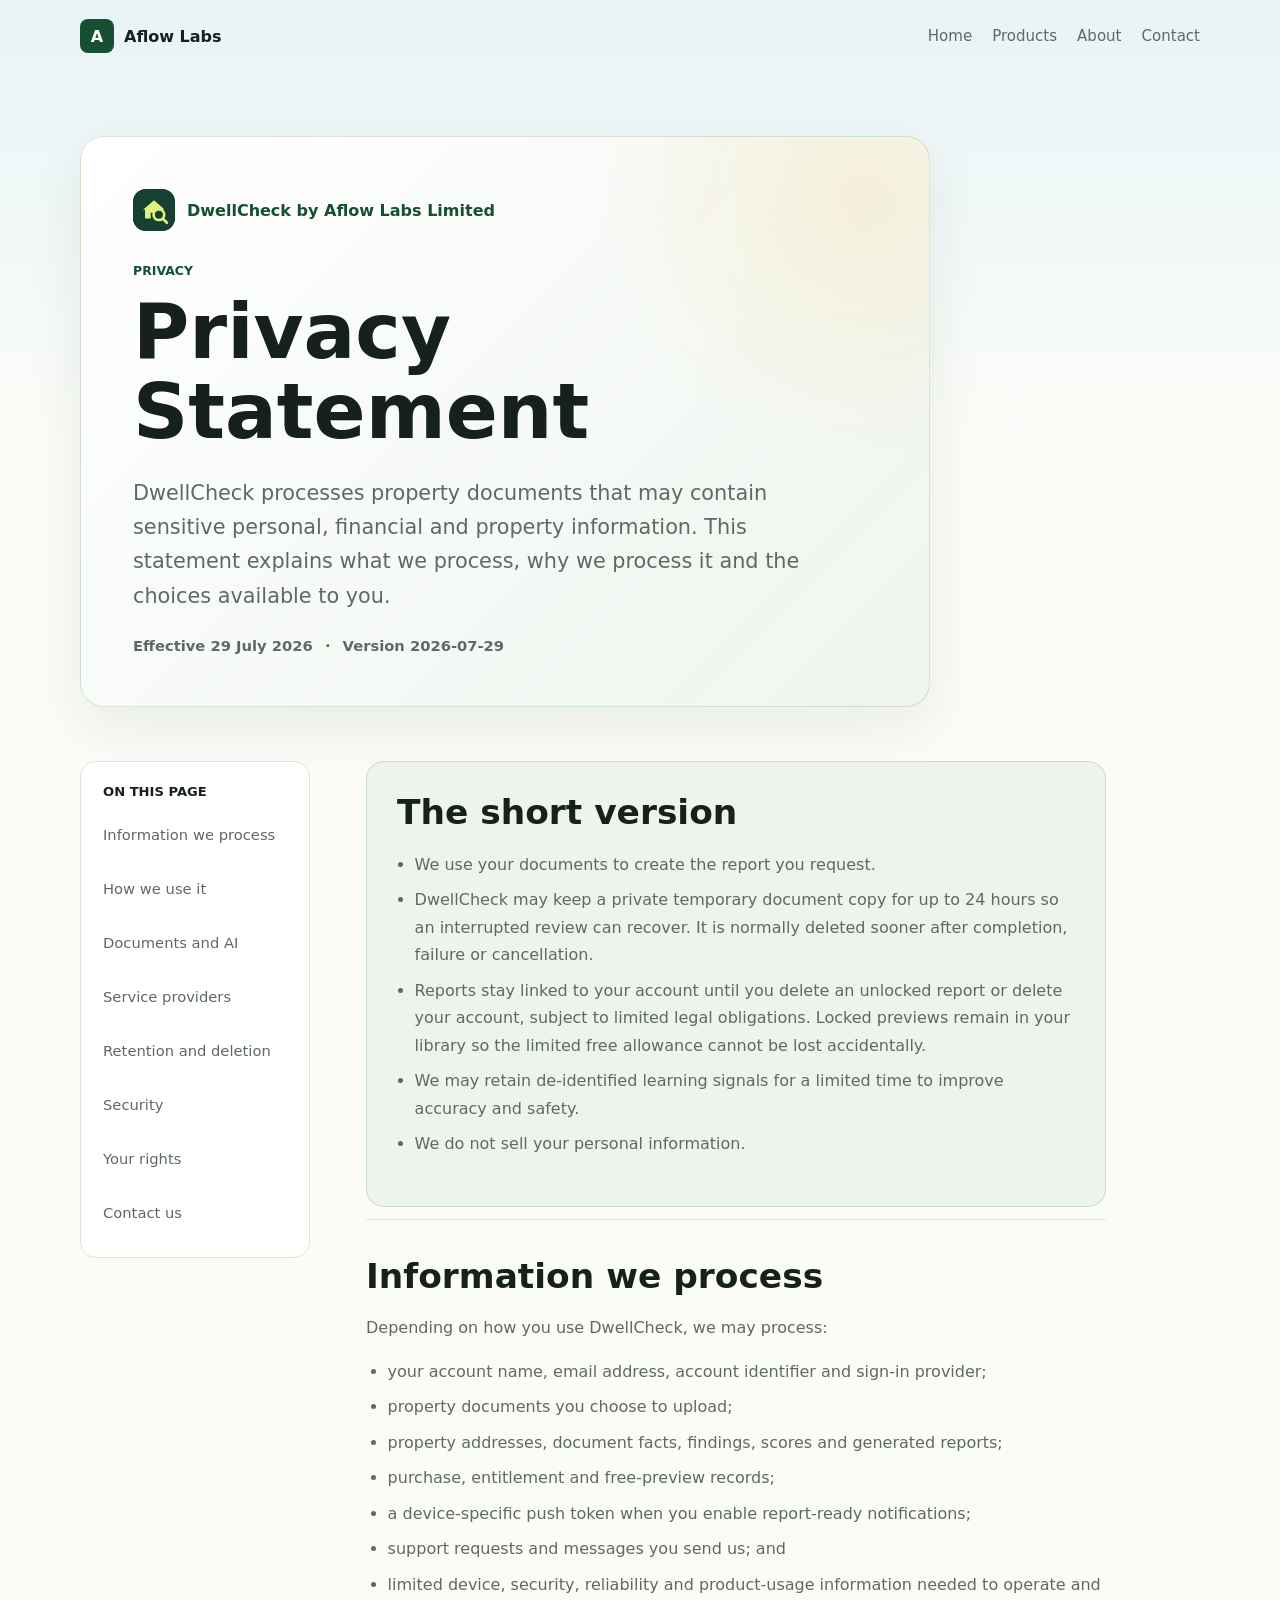
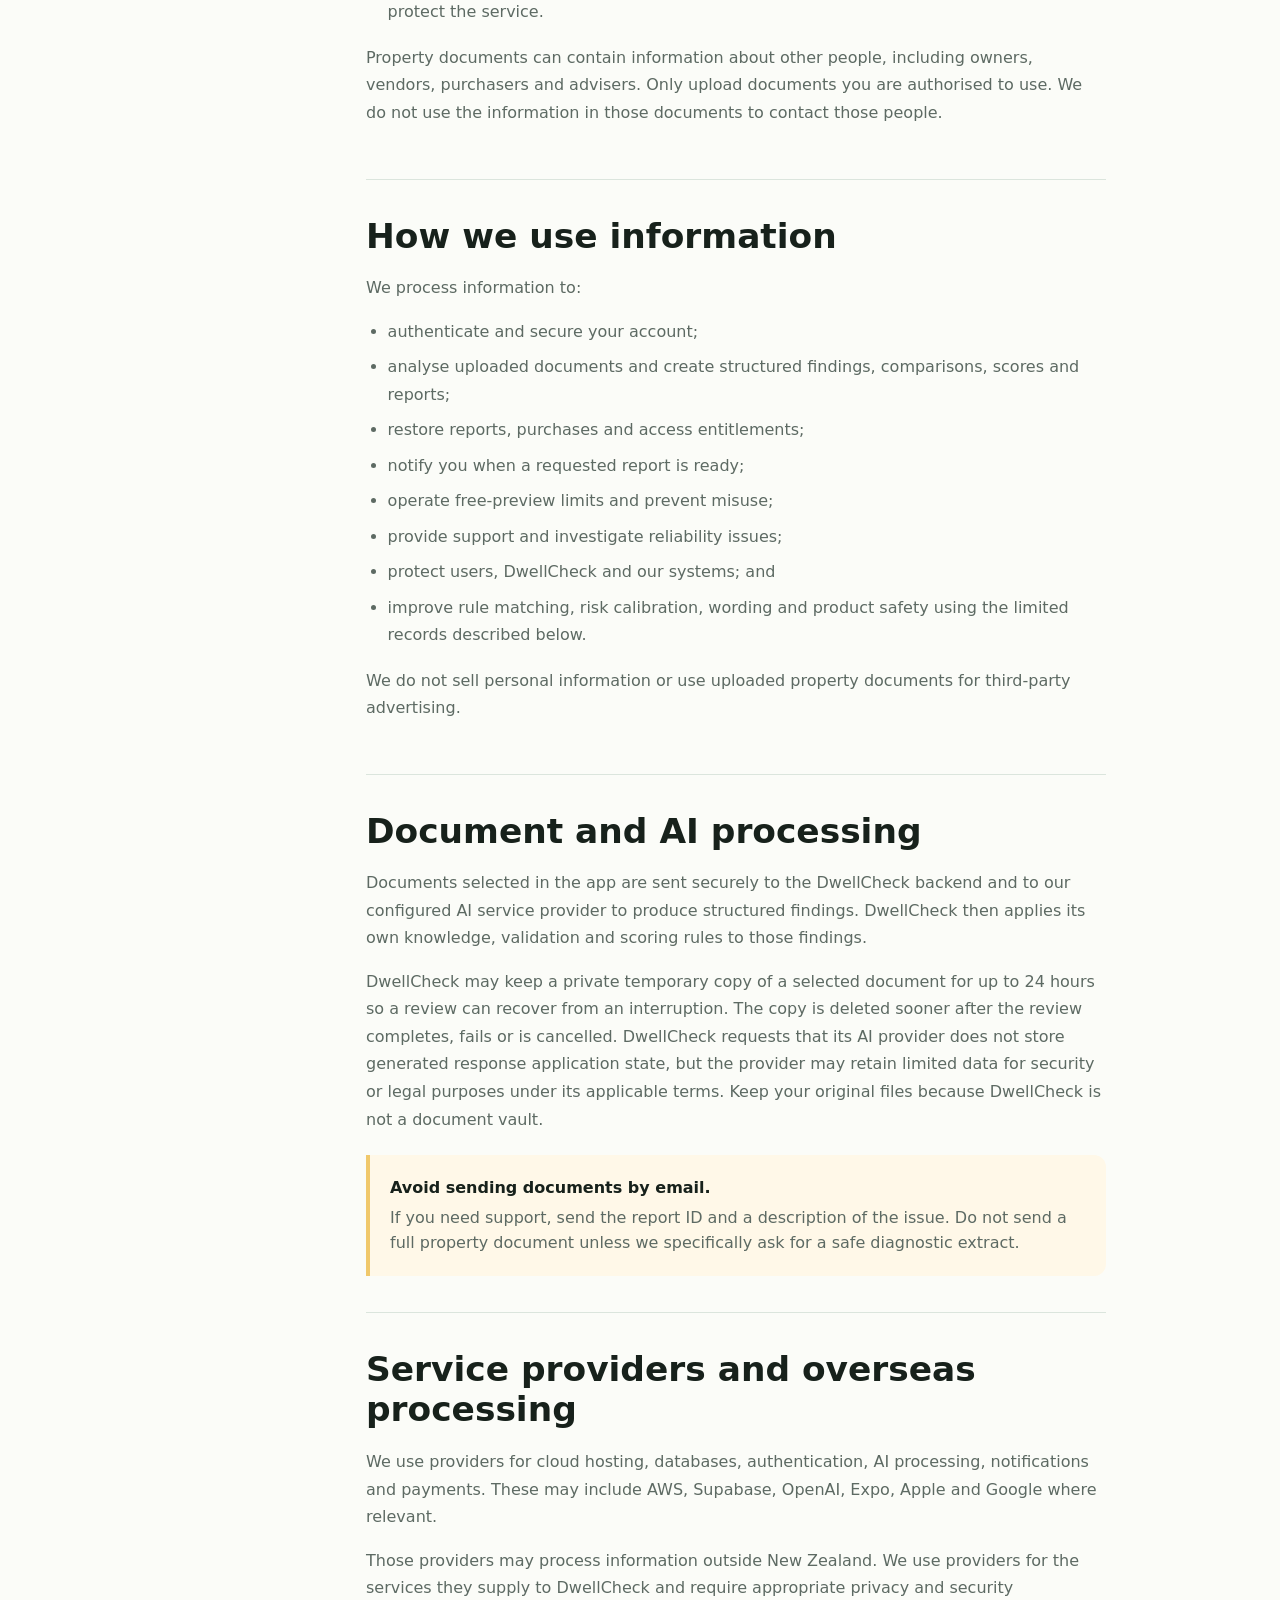
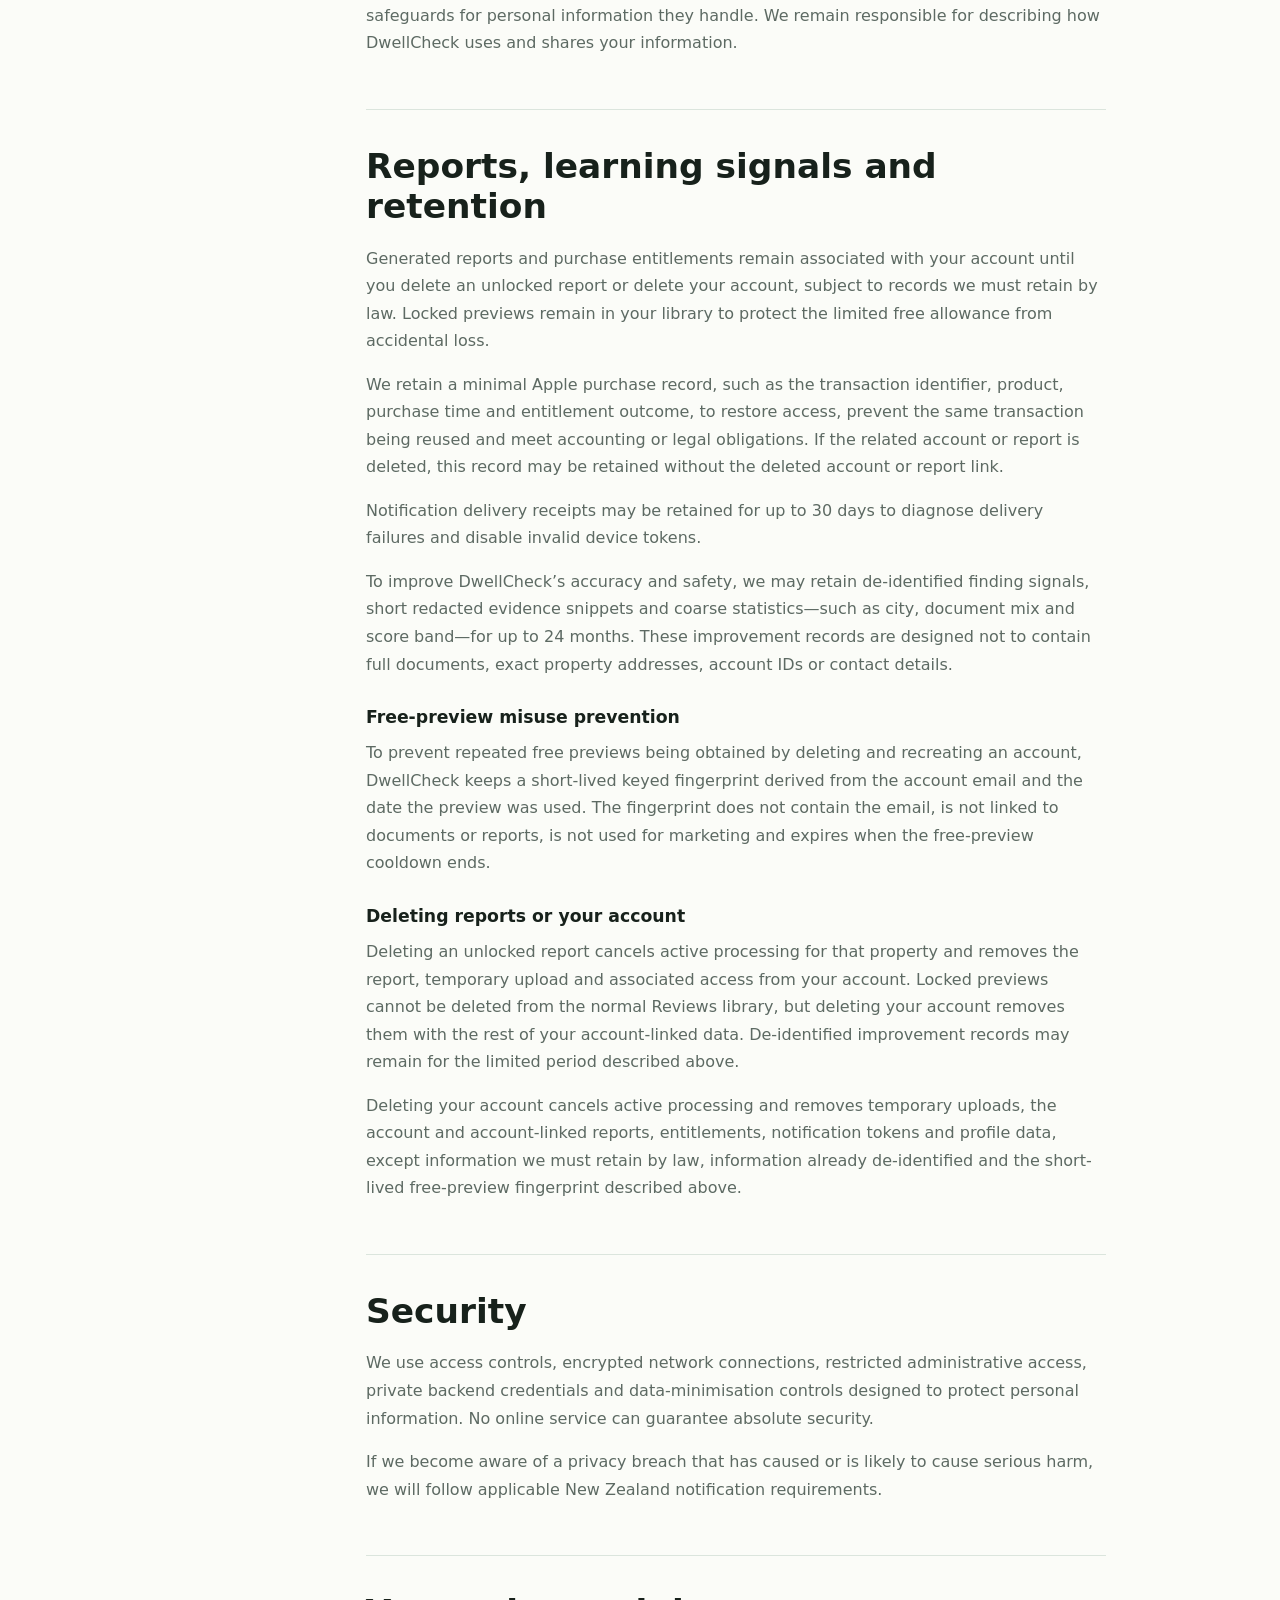
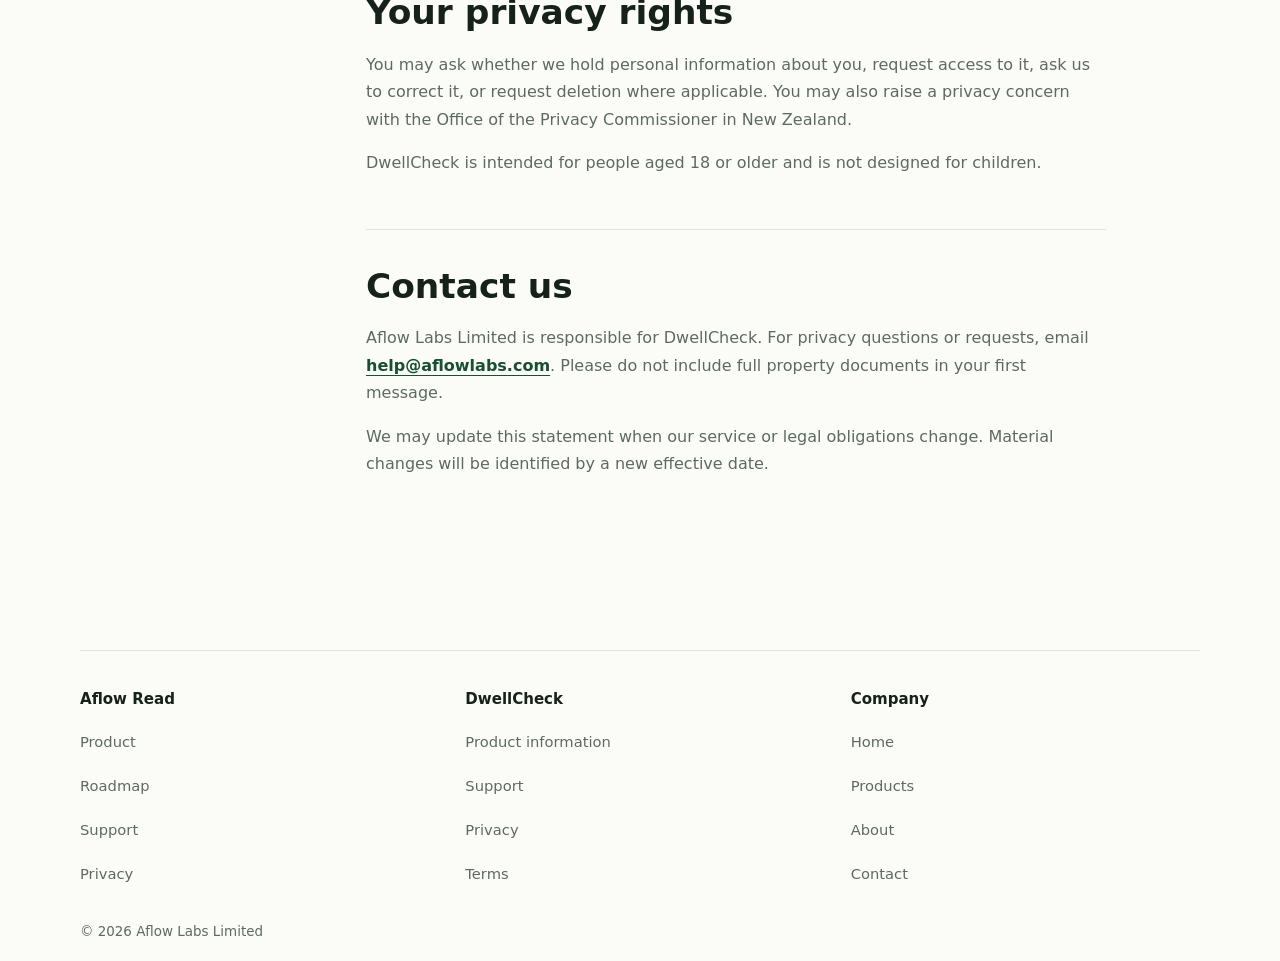
<file: privacy.html>
<!doctype html>
<html lang="en-NZ">
  <head>
    <meta charset="utf-8" />
    <meta name="viewport" content="width=device-width, initial-scale=1" />
    <meta http-equiv="refresh" content="0; url=privacy/" />
    <link rel="canonical" href="https://aflowlabs.com/privacy/" />
    <title>Privacy Statement | DwellCheck</title>
  </head>
  <body>
    <p>
      Continue to the
      <a href="privacy/">DwellCheck Privacy Statement</a>.
    </p>
  </body>
</html>
</file>
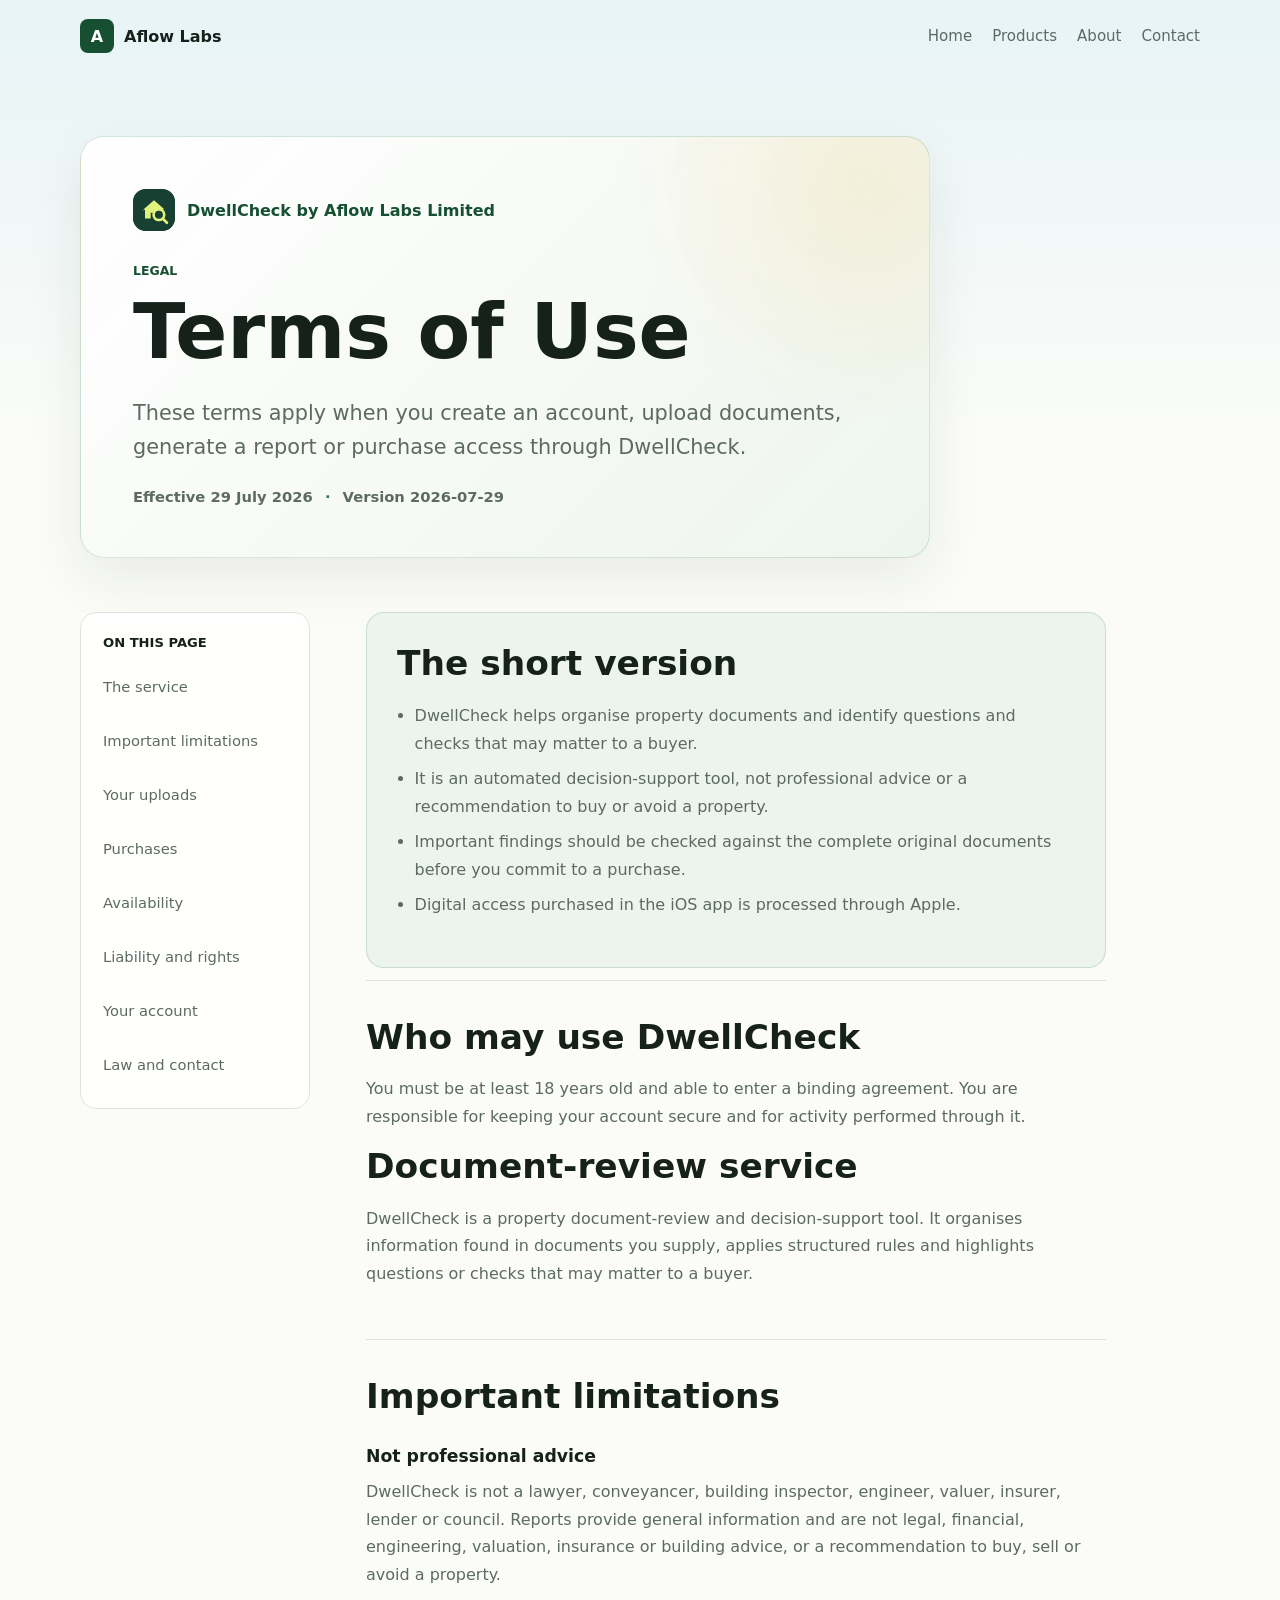
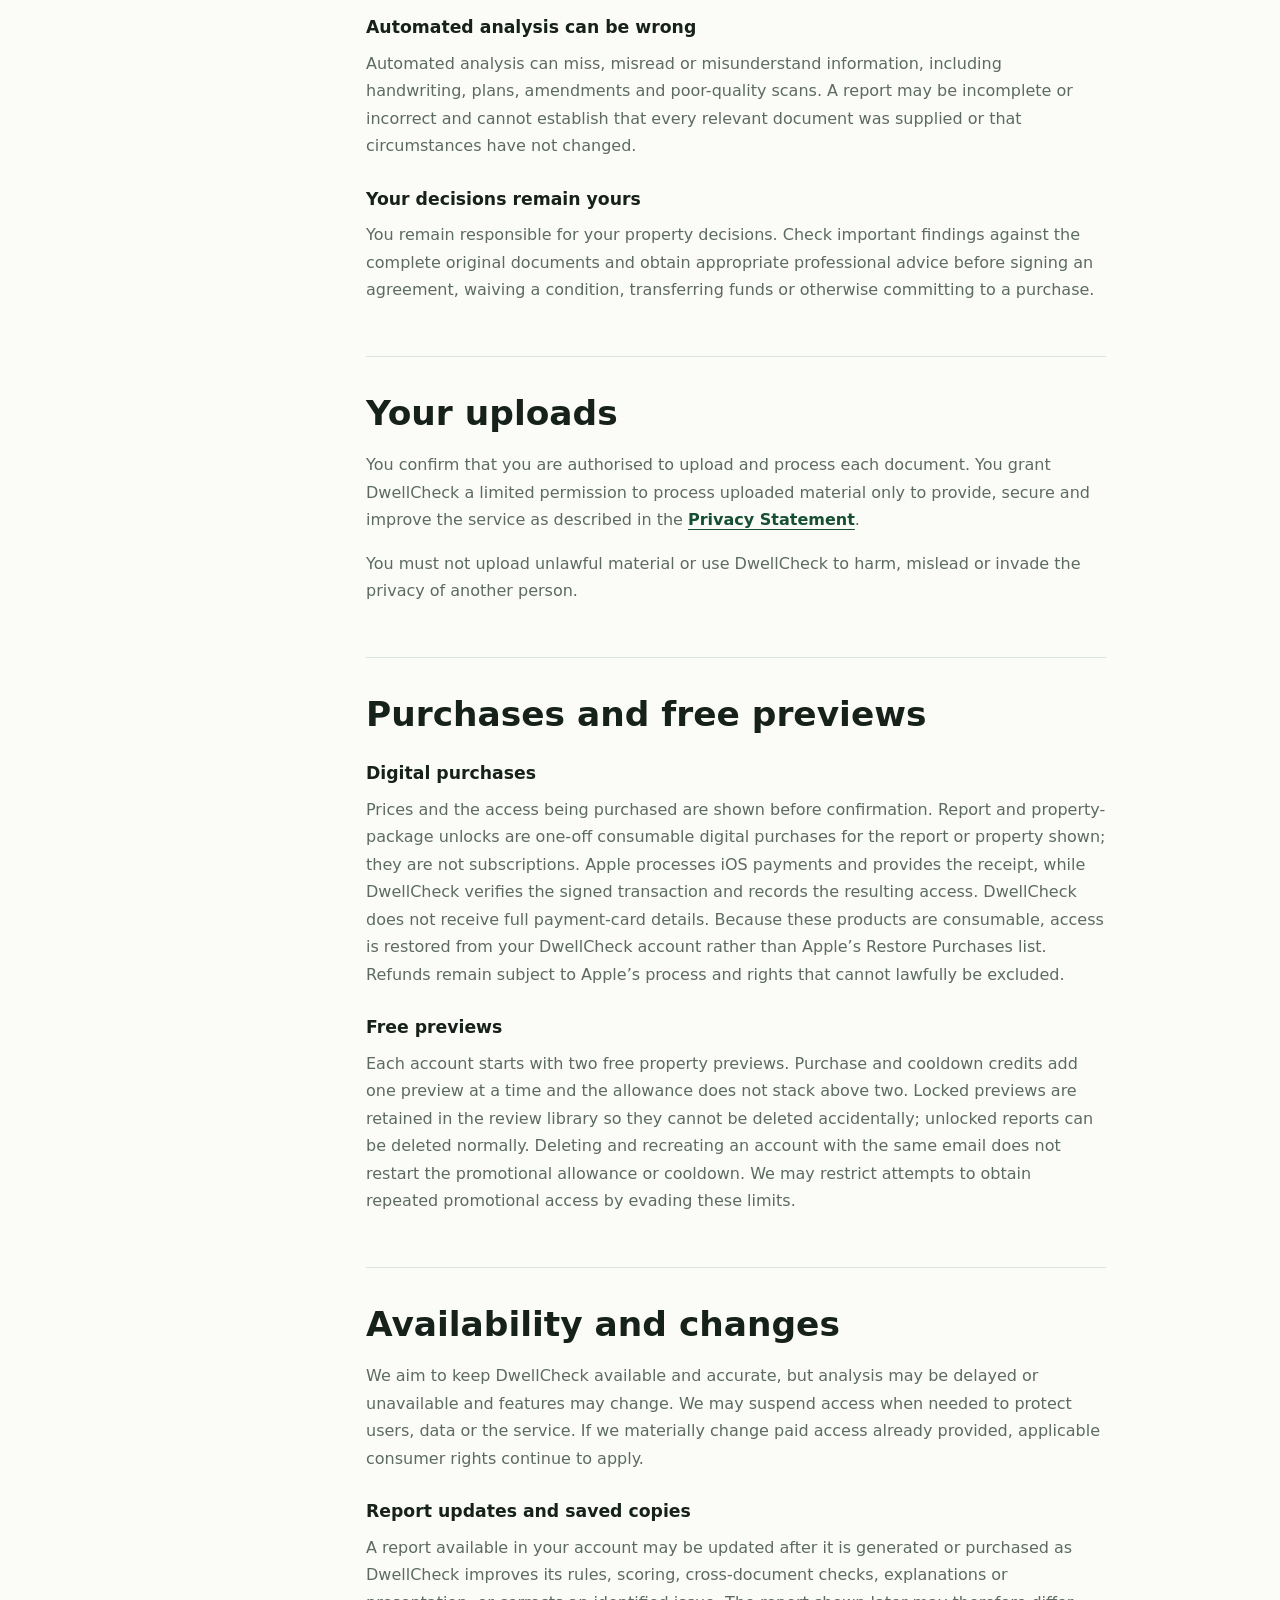
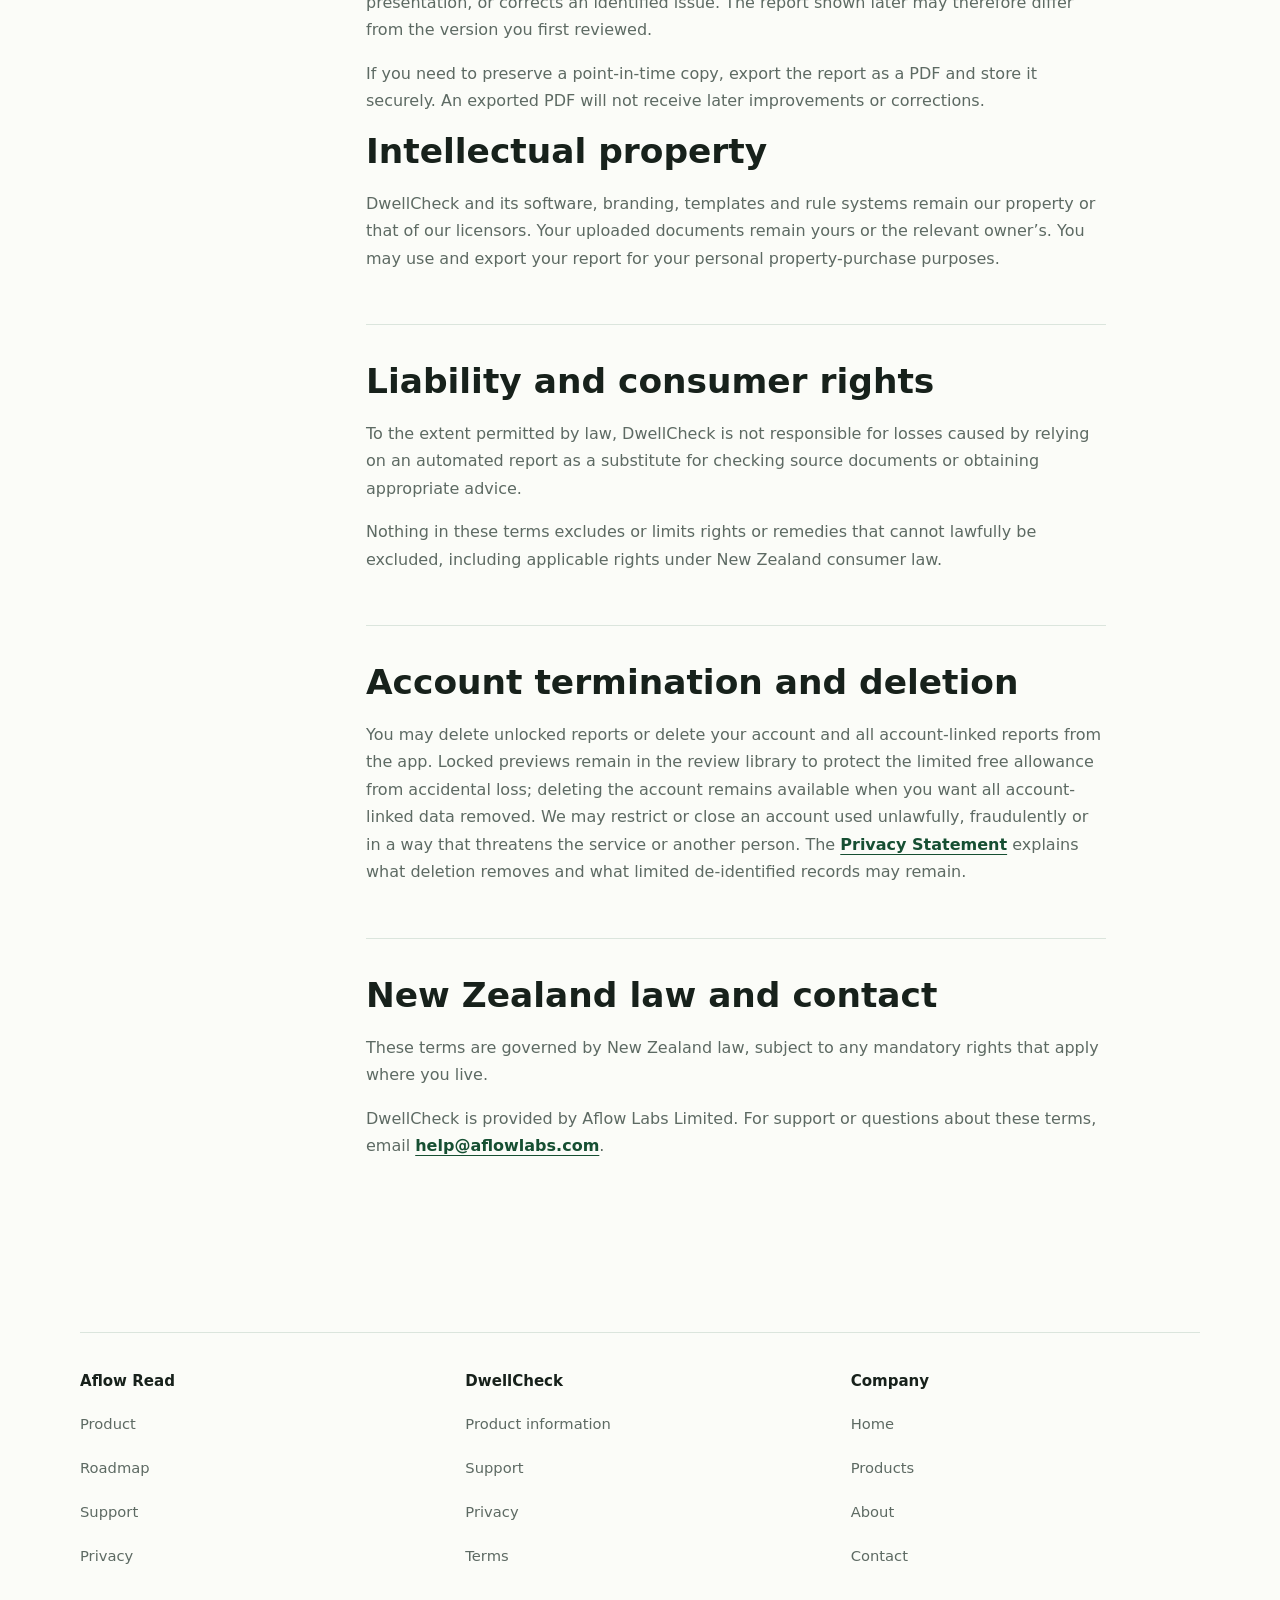
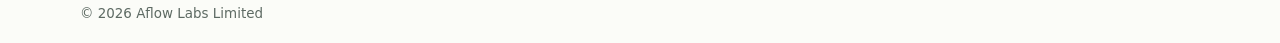
<file: terms.html>
<!doctype html>
<html lang="en-NZ">
  <head>
    <meta charset="utf-8" />
    <meta name="viewport" content="width=device-width, initial-scale=1" />
    <meta http-equiv="refresh" content="0; url=terms/" />
    <link rel="canonical" href="https://aflowlabs.com/terms/" />
    <title>Terms of Use | DwellCheck</title>
  </head>
  <body>
    <p>Continue to the <a href="terms/">DwellCheck Terms of Use</a>.</p>
  </body>
</html>
</file>
<file: styles.css>
:root {
  color-scheme: light;
  --ink: #17211b;
  --muted: #5d6a63;
  --line: #dbe5dd;
  --paper: #fbfcf8;
  --soft: #edf4ed;
  --green: #2d7a4f;
  --green-dark: #164f32;
  --sky: #e4f2f6;
  --gold: #f0c86b;
  --white: #ffffff;
  font-family:
    Inter, ui-sans-serif, system-ui, -apple-system, BlinkMacSystemFont, "Segoe UI",
    sans-serif;
}

* {
  box-sizing: border-box;
}

html {
  scroll-behavior: smooth;
}

body {
  margin: 0;
  background:
    linear-gradient(180deg, rgba(228, 242, 246, 0.85), rgba(251, 252, 248, 0) 440px),
    var(--paper);
  color: var(--ink);
}

a {
  color: inherit;
}

.site-header,
.site-footer,
.hero,
.section-band,
.contact-section,
.legal-page {
  width: min(1120px, calc(100% - 40px));
  margin: 0 auto;
}

.site-header {
  min-height: 76px;
  display: flex;
  align-items: center;
  justify-content: space-between;
  gap: 24px;
}

.brand,
.site-nav,
.hero-actions,
.site-footer div {
  display: flex;
  align-items: center;
}

.brand {
  gap: 10px;
  font-weight: 800;
  text-decoration: none;
}

.brand-mark {
  width: 34px;
  height: 34px;
  display: inline-grid;
  place-items: center;
  border-radius: 8px;
  background: var(--green-dark);
  color: var(--white);
}

.site-nav {
  gap: 18px;
  color: var(--muted);
  font-size: 0.94rem;
}

.site-nav a,
.site-footer a {
  text-decoration: none;
}

.site-nav a:hover,
.site-footer a:hover,
.legal-page a:hover {
  color: var(--green-dark);
}

.hero {
  min-height: 520px;
  padding: 104px 0 96px;
  display: flex;
  align-items: center;
  justify-content: center;
  text-align: center;
}

.hero-copy {
  max-width: 880px;
  margin: 0 auto;
}

.eyebrow {
  margin: 0 0 14px;
  color: var(--green-dark);
  font-size: 0.78rem;
  font-weight: 800;
  letter-spacing: 0;
  text-transform: uppercase;
}

h1,
h2,
h3,
p {
  overflow-wrap: anywhere;
}

h1,
h2,
h3 {
  margin: 0;
  line-height: 1.04;
}

h1 {
  max-width: 900px;
  margin: 0 auto;
  font-size: clamp(3rem, 6.4vw, 5.45rem);
  letter-spacing: 0;
}

h2 {
  font-size: clamp(2.1rem, 4vw, 3.5rem);
}

h3 {
  font-size: 1.22rem;
}

.intro {
  max-width: 680px;
  margin: 26px 0 0;
  margin-left: auto;
  margin-right: auto;
  color: var(--muted);
  font-size: clamp(1.08rem, 2vw, 1.35rem);
  line-height: 1.62;
}

.hero-actions {
  justify-content: center;
  flex-wrap: wrap;
  gap: 12px;
  margin-top: 34px;
}

.button {
  min-height: 48px;
  display: inline-flex;
  align-items: center;
  justify-content: center;
  border-radius: 8px;
  padding: 0 20px;
  font-weight: 800;
  text-decoration: none;
}

.button.primary {
  background: var(--green-dark);
  color: var(--white);
}

.button.secondary {
  border: 1px solid var(--line);
  background: rgba(255, 255, 255, 0.74);
  color: var(--ink);
}

.product-showcase {
  margin-top: 34px;
  padding: 34px;
  display: grid;
  grid-template-columns: auto minmax(0, 1fr);
  align-items: center;
  gap: 28px;
  border: 1px solid rgba(45, 122, 79, 0.18);
  border-radius: 8px;
  background:
    linear-gradient(135deg, rgba(255, 255, 255, 0.92), rgba(237, 244, 237, 0.96)),
    linear-gradient(90deg, rgba(240, 200, 107, 0.16), rgba(228, 242, 246, 0.22));
  box-shadow: 0 20px 55px rgba(23, 33, 27, 0.08);
}

.product-showcase img {
  width: 112px;
  aspect-ratio: 1;
  display: block;
  height: auto;
  border-radius: 32%;
  background: var(--green-dark);
  object-fit: cover;
  box-shadow: 0 14px 34px rgba(23, 33, 27, 0.16);
}

.preview-label {
  display: block;
  margin-bottom: 10px;
  color: var(--green-dark);
  font-size: 0.8rem;
  font-weight: 800;
  text-transform: uppercase;
}

.product-showcase h3 {
  max-width: 680px;
  font-size: clamp(1.55rem, 3vw, 2.45rem);
  line-height: 1.12;
}

.product-showcase p,
.product-card p,
.section-heading p,
.contact-section p,
.legal-page p {
  color: var(--muted);
  line-height: 1.62;
}

.product-links {
  display: flex;
  flex-wrap: wrap;
  gap: 10px 18px;
  margin-top: 18px;
}

.product-links a {
  color: var(--green-dark);
  font-weight: 800;
  text-underline-offset: 4px;
}

.section-band {
  padding: 70px 0 28px;
}

.section-heading {
  max-width: 760px;
  margin: 0 auto;
  text-align: center;
}

.product-grid {
  display: grid;
  grid-template-columns: repeat(3, minmax(0, 1fr));
  gap: 18px;
  margin-top: 24px;
}

.product-card {
  min-height: 220px;
  padding: 26px;
  border: 1px solid var(--line);
  border-radius: 8px;
  background: var(--white);
}

.contact-section {
  margin-top: 58px;
  padding: 44px 0 62px;
  border-top: 1px solid var(--line);
}

.contact-link {
  display: inline-flex;
  margin-top: 2px;
  font-size: clamp(1.2rem, 3vw, 2rem);
  font-weight: 800;
  color: var(--green-dark);
  text-decoration-thickness: 2px;
  text-underline-offset: 6px;
}

.site-footer {
  min-height: 92px;
  display: flex;
  align-items: center;
  justify-content: space-between;
  gap: 24px;
  border-top: 1px solid var(--line);
  color: var(--muted);
  font-size: 0.92rem;
}

.site-footer div {
  gap: 16px;
}

.legal-page {
  min-height: calc(100vh - 168px);
  padding: 96px 0;
  max-width: 820px;
}

.legal-page p {
  font-size: 1.08rem;
}

.legal-page a {
  color: var(--green-dark);
  font-weight: 800;
}

.legal-shell {
  width: min(1120px, calc(100% - 40px));
  margin: 0 auto;
  padding: 64px 0 96px;
}

.legal-hero {
  max-width: 850px;
  padding: 52px;
  border: 1px solid rgba(45, 122, 79, 0.18);
  border-radius: 24px;
  background:
    radial-gradient(circle at 92% 10%, rgba(240, 200, 107, 0.2), transparent 28%),
    linear-gradient(135deg, rgba(255, 255, 255, 0.96), rgba(237, 244, 237, 0.95));
  box-shadow: 0 20px 55px rgba(23, 33, 27, 0.08);
}

.legal-product {
  display: flex;
  align-items: center;
  gap: 12px;
  margin-bottom: 32px;
  color: var(--green-dark);
  font-weight: 800;
}

.legal-product img {
  width: 42px;
  height: 42px;
  display: block;
  border-radius: 13px;
  background: var(--green-dark);
}

.legal-hero h1 {
  max-width: 780px;
  margin: 0;
  font-size: clamp(2.8rem, 6vw, 5rem);
  text-align: left;
}

.legal-intro {
  max-width: 720px;
  margin: 24px 0 0;
  color: var(--muted);
  font-size: clamp(1.08rem, 2vw, 1.3rem);
  line-height: 1.65;
}

.legal-meta {
  margin: 24px 0 0;
  color: var(--muted);
  font-size: 0.92rem;
  font-weight: 700;
}

.legal-meta span {
  margin: 0 7px;
  color: var(--green);
}

.legal-layout {
  display: grid;
  grid-template-columns: 230px minmax(0, 740px);
  gap: 56px;
  align-items: start;
  margin-top: 54px;
}

.legal-toc {
  position: sticky;
  top: 24px;
  display: grid;
  gap: 10px;
  padding: 22px;
  border: 1px solid var(--line);
  border-radius: 16px;
  background: rgba(255, 255, 255, 0.82);
}

.legal-toc p {
  margin: 0 0 4px;
  color: var(--ink);
  font-size: 0.82rem;
  font-weight: 800;
  text-transform: uppercase;
}

.legal-toc a {
  color: var(--muted);
  font-size: 0.92rem;
  line-height: 1.35;
  text-decoration: none;
}

.legal-toc a:hover {
  color: var(--green-dark);
}

.legal-content {
  min-width: 0;
}

.legal-content section {
  scroll-margin-top: 24px;
  padding: 36px 0;
  border-top: 1px solid var(--line);
}

.legal-content section:first-child {
  border-top: 0;
}

.legal-content h2 {
  margin-bottom: 18px;
  font-size: clamp(1.55rem, 3vw, 2.15rem);
  line-height: 1.18;
}

.legal-content h3 {
  margin-top: 28px;
  margin-bottom: 10px;
  font-size: 1.08rem;
  line-height: 1.35;
}

.legal-content p,
.legal-content li {
  color: var(--muted);
  font-size: 1rem;
  line-height: 1.72;
}

.legal-content p {
  margin: 0 0 16px;
}

.legal-content ul {
  margin: 0 0 18px;
  padding-left: 1.35rem;
}

.legal-content li + li {
  margin-top: 8px;
}

.legal-content a,
.support-shell a {
  color: var(--green-dark);
  font-weight: 800;
  text-underline-offset: 4px;
}

.legal-summary {
  margin-bottom: 12px;
  padding: 30px !important;
  border: 1px solid rgba(45, 122, 79, 0.18) !important;
  border-radius: 18px;
  background: var(--soft);
}

.plain-list {
  padding-left: 1.1rem !important;
}

.legal-note {
  margin-top: 22px;
  padding: 20px;
  border-left: 4px solid var(--gold);
  border-radius: 0 12px 12px 0;
  background: #fff8e8;
  color: var(--muted);
  line-height: 1.6;
}

.legal-note strong {
  display: block;
  margin-bottom: 4px;
  color: var(--ink);
}

.support-shell {
  max-width: 1120px;
}

.support-button {
  width: fit-content;
  margin-top: 30px;
}

.support-button,
.support-shell .button {
  color: var(--white);
  text-decoration: none;
}

.support-grid {
  display: grid;
  grid-template-columns: repeat(2, minmax(0, 1fr));
  gap: 18px;
  margin-top: 42px;
}

.support-card {
  padding: 30px;
  border: 1px solid var(--line);
  border-radius: 18px;
  background: var(--white);
}

.support-card h2 {
  margin-bottom: 12px;
  font-size: 1.35rem;
  line-height: 1.2;
}

.support-card p,
.support-contact p {
  margin: 0;
  color: var(--muted);
  line-height: 1.65;
}

.support-contact {
  display: grid;
  grid-template-columns: minmax(0, 1fr) minmax(0, 1fr);
  gap: 36px;
  align-items: start;
  margin-top: 56px;
  padding: 40px;
  border-radius: 20px;
  background: var(--soft);
}

.support-contact h2,
.support-links h2 {
  margin-bottom: 14px;
  font-size: clamp(1.6rem, 3vw, 2.2rem);
}

.support-contact .legal-note {
  margin: 0;
}

.support-links {
  margin-top: 48px;
  padding-top: 38px;
  border-top: 1px solid var(--line);
}

.support-links div {
  display: flex;
  flex-wrap: wrap;
  gap: 14px 24px;
}

@media (max-width: 820px) {
  .site-header {
    align-items: flex-start;
    flex-direction: column;
    padding: 20px 0;
  }

  .site-nav {
    width: 100%;
    flex-wrap: wrap;
    gap: 12px 16px;
  }

  .hero {
    min-height: auto;
    padding: 62px 0 76px;
  }

  .product-showcase {
    grid-template-columns: 1fr;
    justify-items: center;
    text-align: center;
  }

  .product-grid {
    grid-template-columns: 1fr;
  }

  .contact-section,
  .site-footer {
    align-items: flex-start;
    flex-direction: column;
  }

  .legal-layout {
    grid-template-columns: 1fr;
    gap: 22px;
  }

  .legal-toc {
    position: static;
    grid-template-columns: repeat(2, minmax(0, 1fr));
  }

  .legal-toc p {
    grid-column: 1 / -1;
  }

  .support-grid,
  .support-contact {
    grid-template-columns: 1fr;
  }
}

@media (max-width: 520px) {
  .site-header,
  .site-footer,
  .hero,
  .section-band,
  .contact-section,
  .legal-page,
  .legal-shell {
    width: min(100% - 28px, 1120px);
  }

  h1 {
    font-size: clamp(2.7rem, 15vw, 4.4rem);
  }

  .button {
    width: 100%;
  }

  .product-showcase,
  .product-card {
    padding: 22px;
  }

  .legal-shell {
    padding: 34px 0 64px;
  }

  .legal-hero {
    padding: 28px 22px;
    border-radius: 18px;
  }

  .legal-product {
    margin-bottom: 24px;
  }

  .legal-hero h1 {
    font-size: clamp(2.45rem, 14vw, 3.4rem);
  }

  .legal-toc {
    grid-template-columns: 1fr;
  }

  .legal-summary,
  .support-card,
  .support-contact {
    padding: 22px !important;
  }

  .support-button {
    width: 100%;
  }
}
</file>
<file: assets/aflow-read.css>
/* Aflow Read only: DwellCheck styles and routes remain unchanged. */
.read-page {color-scheme:light dark;--read-bg:#fbfcf8;--read-card:#fff;--read-ink:#17211b;--read-muted:#506057;--read-line:#dbe5dd;--read-accent:#164f32;background:var(--read-bg);color:var(--read-ink)}
.read-page a:focus-visible,.aflow-read-preview a:focus-visible{outline:3px solid #ad6909;outline-offset:5px;border-radius:3px}
.skip-link{position:absolute;left:20px;top:-100px;background:#164f32;color:#fff;padding:12px 20px;z-index:10}.skip-link:focus{top:8px}
.read-page .site-header,.read-page .site-footer{width:min(1120px,calc(100% - 40px))}.read-page .site-nav{flex-wrap:wrap}.read-page .site-nav a,.read-page .site-footer a{color:var(--read-muted);padding:10px 0}
.read-brand{display:flex;align-items:center;gap:12px;text-decoration:none;font-weight:750}.read-brand img{width:42px;height:42px}
.read-shell{width:min(1120px,calc(100% - 40px));margin:auto}.read-hero{display:grid;grid-template-columns:1.1fr .9fr;align-items:center;gap:64px;padding:76px 0 72px}.read-hero h1{font-size:clamp(2.8rem,5.8vw,5.2rem);line-height:1.05;letter-spacing:-.035em;text-align:left;margin:0;max-width:13ch}.read-lede{font-size:1.2rem;line-height:1.65;color:var(--read-muted);max-width:52ch}.read-page .eyebrow{color:var(--read-accent)}
.read-actions{display:flex;gap:14px;flex-wrap:wrap;margin-top:28px}.read-page .button{min-height:44px}.read-page .button.primary{background:var(--read-accent);color:var(--read-bg)}.read-page .button.secondary{color:var(--read-ink);background:var(--read-card);border:1px solid var(--read-line)}
.read-portrait{margin:0;padding:22px;background:#e6eee4;border-radius:28px;max-width:390px;justify-self:center}.read-portrait img{width:100%;height:auto;display:block;border-radius:12px}.read-page figcaption{font-size:.83rem;line-height:1.5;color:var(--read-muted);margin-top:12px}
.read-section{padding:62px 0;border-top:1px solid var(--read-line)}.read-section h2{font-size:clamp(1.8rem,3vw,2.8rem);line-height:1.15;margin-bottom:18px;letter-spacing:-.025em}.read-section p{line-height:1.75;max-width:68ch;color:var(--read-muted)}.read-features{display:grid;grid-template-columns:repeat(3,minmax(0,1fr));gap:22px;margin-top:32px}.read-feature{padding:26px;background:var(--read-card);border:1px solid var(--read-line);border-radius:18px}.read-feature h3{font-size:1.15rem;line-height:1.3;margin-bottom:12px}.read-feature p{margin:0;font-size:.98rem}.read-landscape{margin:30px 0 0;padding:18px;background:#e6eee4;border-radius:22px}.read-landscape img{width:100%;display:block;height:auto;border-radius:9px}
.read-document{width:min(790px,calc(100% - 40px));margin:auto;padding:62px 0 90px}.read-document h1{font-size:clamp(2.4rem,5vw,3.8rem);line-height:1.1;letter-spacing:-.025em;text-align:left;margin:0 0 22px}.read-document h2{font-size:1.45rem;line-height:1.3;margin:42px 0 12px}.read-document h3{font-size:1.12rem;line-height:1.4;margin-top:26px}.read-document p,.read-document li{line-height:1.8;color:var(--read-muted)}.read-document a{text-underline-offset:3px}.read-document li{margin:8px 0}.read-note{padding:20px 24px;border-left:4px solid var(--read-accent);background:var(--read-card);margin:28px 0}.read-meta{font-size:.9rem}.read-page .site-footer{border-color:var(--read-line);gap:20px}.read-page .site-footer div{flex-wrap:wrap;gap:22px}
.aflow-read-preview{scroll-margin-top:20px}.aflow-read-preview .product-showcase>img{width:116px;height:116px}.aflow-read-preview .product-links{flex-wrap:wrap}
@media(prefers-color-scheme:dark){.read-page{--read-bg:#151d18;--read-card:#1e2922;--read-ink:#f2f5ee;--read-muted:#c2cec4;--read-line:#3b4b3f;--read-accent:#bbdfc0}.read-portrait,.read-landscape{background:#28392c}.read-page .read-portrait figcaption,.read-page .read-landscape figcaption{color:#d3dfd3}}
@media(max-width:820px){.read-hero{grid-template-columns:1fr;gap:32px;padding:44px 0}.read-hero h1{max-width:18ch}.read-portrait{max-width:360px}.read-features{grid-template-columns:1fr}.read-section{padding:40px 0}.read-page .site-header{align-items:flex-start;gap:18px}.read-document{padding-top:32px}}
@media(max-width:520px){.read-shell,.read-document,.read-page .site-header,.read-page .site-footer{width:calc(100% - 32px)}.read-hero h1{font-size:2.8rem}.read-lede{font-size:1.08rem}.read-actions{display:grid}.read-portrait{padding:14px}.read-document h1{font-size:2.35rem}.read-note{padding:16px}.read-page .site-nav{gap:4px 18px}.read-page .site-nav a{min-height:44px;display:inline-flex;align-items:center}.read-feature{padding:22px}}
@media(prefers-reduced-motion:reduce){.read-page html,.read-page{scroll-behavior:auto}html:has(.read-page){scroll-behavior:auto}}

.read-page .read-brand{min-height:44px}.read-page .site-footer a{display:inline-flex;align-items:center;min-height:44px}.read-page .site-nav a:hover,.read-page .site-footer a:hover{color:var(--read-accent)}
.read-duo-grid{display:grid;grid-template-columns:minmax(0,1fr) minmax(0,2fr);gap:clamp(1rem,3vw,2rem);align-items:center}.read-duo-grid figure{margin:0;min-width:0}.read-duo-grid img{display:block;width:100%;height:auto;border-radius:14px;border:1px solid var(--read-line)}.read-page .read-note{font-size:.9rem;color:var(--read-muted)}@media(max-width:640px){.read-duo-grid{grid-template-columns:1fr}.read-duo-grid figure:first-child{max-width:300px;margin-inline:auto}}
</file>
<file: assets/site-layout.css>
/* Shared shell and company/product hierarchy. Existing policy text is unchanged. */
:root{color-scheme:light dark;--shell-card:#fff}body{padding-left:env(safe-area-inset-left);padding-right:env(safe-area-inset-right)}a:focus-visible,summary:focus-visible{outline:3px solid #ad6909;outline-offset:4px;border-radius:4px}.shell-header{position:relative;min-height:72px;display:flex;flex-direction:row;align-items:center;justify-content:space-between;gap:20px;padding-block:12px}.shell-header .brand,.shell-header .read-brand{min-height:44px;flex-shrink:0}.shell-header .desktop-nav{display:flex;flex-wrap:nowrap;gap:20px;width:auto}.shell-header .site-nav a{min-height:44px;display:inline-flex;align-items:center;white-space:nowrap;padding:8px 0}.shell-header a[aria-current=page]{text-decoration:underline;text-underline-offset:5px}.shell-mobile-menu{display:none}.mobile-panel{position:absolute;right:0;top:calc(100% + 4px);z-index:20;display:flex;flex-direction:column;min-width:220px;width:min(280px,calc(100vw - 32px));max-height:calc(100svh - 90px);overflow-y:auto;padding:10px;background:var(--shell-card);border:1px solid var(--line);border-radius:14px;box-shadow:0 14px 36px #17211b20}.mobile-panel a{display:flex;align-items:center;min-height:46px;padding:10px 14px;text-decoration:none;border-radius:8px;color:var(--ink)}.mobile-panel a:hover{background:var(--soft)}.site-footer.grouped-footer{display:block;padding:38px 0 22px;margin-top:24px}.grouped-footer .footer-columns{display:grid;grid-template-columns:repeat(3,minmax(0,1fr));gap:36px;align-items:start}.footer-group{display:flex;flex-direction:column;align-items:flex-start}.footer-group h2{font-size:.94rem;line-height:1.4;letter-spacing:0;margin:0 0 10px;color:var(--ink)}.footer-group a{min-height:44px;display:inline-flex;align-items:center;padding:8px 0;color:var(--muted);text-decoration:none}.grouped-footer .copyright{font-size:.84rem;margin:28px 0 0;color:var(--muted)}.company-page{background:var(--paper)}.company-shell{width:min(1120px,calc(100% - 40px));margin:auto}.company-intro{padding:30px 0 28px;max-width:790px}.company-intro h1{max-width:760px;margin:0;font-size:clamp(1.9rem,4.1vw,3.05rem);line-height:1.12;letter-spacing:-.025em;text-align:left}.company-intro p{max-width:68ch;margin:15px 0 0;font-size:1.03rem;line-height:1.65;color:var(--muted)}.featured-read{padding:34px;background:var(--shell-card);border:1px solid var(--line);border-radius:22px;display:grid;grid-template-columns:minmax(0,1.1fr) minmax(0,1fr);gap:38px;align-items:center;scroll-margin-top:20px}.featured-read .eyebrow{margin:0 0 18px}.product-heading{display:flex;align-items:center;gap:12px}.product-heading img{width:42px;height:42px}.product-heading h2{font-size:clamp(1.9rem,3vw,2.65rem);line-height:1.15;letter-spacing:-.02em}.launch-status{display:inline-block;margin:16px 0 0;padding:7px 11px;background:var(--soft);border-radius:100px;color:var(--green-dark);font-size:.78rem;font-weight:650;line-height:1.4}.featured-read h3{font-size:1.45rem;line-height:1.25;margin:18px 0 10px;letter-spacing:-.02em}.featured-read p{line-height:1.65;color:var(--muted);margin:0}.featured-highlights{display:flex;flex-wrap:wrap;gap:7px 15px;padding:0;list-style:none;color:var(--muted);font-size:.85rem;line-height:1.55;margin:16px 0 0}.featured-highlights li::before{content:'· ';color:var(--green-dark)}.featured-read .read-actions{margin-top:22px}.featured-read figure{margin:0;min-width:0}.featured-read figure img{display:block;width:100%;height:auto;border:1px solid var(--line);border-radius:12px}.featured-read figcaption{font-size:.78rem;line-height:1.5;color:var(--muted);margin-top:10px}.company-page #dwellcheck{padding-top:52px;scroll-margin-top:20px}.company-page #dwellcheck .section-heading{text-align:left;margin:0;max-width:720px}.company-page #dwellcheck h2{font-size:2rem}.company-page #dwellcheck .product-showcase{box-shadow:none;padding:26px;border-radius:18px;margin-top:22px}.company-page #dwellcheck .product-grid{gap:14px}.company-page #dwellcheck .product-card{min-height:0;padding:23px;border-radius:16px}.company-about{margin-top:38px;padding:34px 0;border-top:1px solid var(--line);scroll-margin-top:20px}.company-about h2{font-size:1.7rem;line-height:1.2}.company-about p{max-width:70ch;color:var(--muted);line-height:1.7;margin:14px 0 0}.company-page .contact-section{margin-top:12px;padding:30px 0 42px;width:100%}.company-page .contact-section h2{font-size:1.45rem}.company-page .contact-link{min-height:44px;align-items:center;font-size:1.12rem}.product-links a,.legal-toc a{min-height:44px;display:inline-flex;align-items:center}.read-page .read-hero{gap:44px;padding:42px 0 48px}.read-page .read-hero h1{font-size:clamp(2.5rem,5vw,4.1rem);max-width:none}.read-hero .read-tagline{color:var(--read-ink);font-size:1.4rem;font-weight:600;line-height:1.35;margin:14px 0}.read-hero .read-lede{font-size:1.06rem;margin-top:0;max-width:46ch}.read-hero .read-note{max-width:49ch;line-height:1.6}.read-hero .read-actions{margin-top:22px}.read-page .read-portrait{max-width:290px;padding:13px;border:1px solid var(--read-line);border-radius:18px}.read-page .read-section{padding:44px 0}.read-page .read-section h2{max-width:22ch}.read-page .read-features{margin-top:25px}.read-capture-grid{display:grid;grid-template-columns:minmax(0,1.7fr) minmax(0,1fr);gap:26px;align-items:start;margin-top:26px}.read-capture-grid figure{margin:0}.read-capture-grid img{display:block;width:100%;height:auto;border-radius:12px;border:1px solid var(--read-line)}.read-capture-grid figure:last-child{width:min(100%,280px);justify-self:center}.read-page .read-duo-grid{margin-top:26px}.read-page .read-section .read-note{font-size:.9rem}.read-page .site-footer h2{color:var(--read-ink)}.read-page .grouped-footer a{color:var(--read-muted)}.skip-link{position:absolute;left:20px;top:-100px;z-index:100;background:#164f32;color:#fff;padding:12px 20px}.skip-link:focus{top:8px}.anchor-alias{display:block;scroll-margin-top:20px}
@media(max-width:900px){.shell-header{min-height:64px;padding-block:10px;flex-direction:row;align-items:center;gap:14px}.shell-header .desktop-nav{display:none}.shell-mobile-menu{display:block}.shell-mobile-menu>summary{display:flex;align-items:center;justify-content:center;gap:9px;list-style:none;cursor:pointer;min-width:82px;min-height:44px;padding:9px 13px;border:1px solid var(--line);border-radius:10px;background:var(--shell-card);color:var(--ink);font-size:.94rem;font-weight:600}.shell-mobile-menu>summary::-webkit-details-marker{display:none}.featured-read{gap:26px;grid-template-columns:1fr}.featured-read figure{max-width:650px;width:100%;justify-self:center}.company-intro{padding:24px 0}.company-page #dwellcheck .product-showcase{grid-template-columns:72px minmax(0,1fr);text-align:left;justify-items:start;gap:20px}.company-page #dwellcheck .product-showcase img{width:72px}.company-page #dwellcheck .product-grid{grid-template-columns:1fr}.read-page .read-hero{padding:28px 0 34px;grid-template-columns:1fr;gap:28px}.read-page .read-portrait{max-width:270px}.read-page .read-hero h1{font-size:2.7rem}.grouped-footer .footer-columns{gap:22px}}
@media(max-width:520px){.company-shell,.shell-header,.site-footer.grouped-footer{width:calc(100% - 32px)}.company-intro h1{font-size:clamp(1.8rem,7.7vw,2.15rem)}.company-intro p{font-size:.97rem;line-height:1.6}.featured-read{padding:22px;border-radius:18px;gap:24px}.featured-read .eyebrow{margin-bottom:14px}.product-heading h2{font-size:1.95rem}.featured-read h3{font-size:1.25rem;margin-top:16px}.featured-read p{font-size:.96rem}.featured-highlights{font-size:.8rem;gap:5px 12px}.featured-read .read-actions{gap:10px;margin-top:18px}.featured-read .button{width:100%;font-size:.94rem}.company-page #dwellcheck .product-showcase{grid-template-columns:1fr;gap:18px}.company-page #dwellcheck h2{font-size:1.8rem}.company-page #dwellcheck .product-showcase h3{font-size:1.4rem}.grouped-footer .footer-columns{grid-template-columns:repeat(2,minmax(0,1fr));gap:28px 18px}.footer-group:last-child{grid-column:1/-1}.read-page .read-section{padding:34px 0}.read-page .read-section h2{font-size:1.9rem}.read-capture-grid{grid-template-columns:1fr;gap:26px}.read-capture-grid figure:last-child{max-width:260px}.read-page .read-hero h1{font-size:2.5rem}.read-hero .read-tagline{font-size:1.22rem}.read-page .read-lede{font-size:1rem}.read-page .read-section p{line-height:1.65}.read-page .read-features{gap:14px}.read-page .read-feature{padding:23px}}
@media(prefers-color-scheme:dark){:root{--ink:#f2f5ee;--muted:#c2cec4;--line:#3b4b3f;--paper:#151d18;--soft:#26352b;--green:#bbdfc0;--green-dark:#bbdfc0;--white:#1e2922;--shell-card:#1e2922}body:not(.read-page){background:var(--paper)}.product-showcase,.legal-hero,.legal-toc{background:var(--soft)}.legal-note{background:#333025}.company-page .button.primary{color:#17211b}.company-page .button.secondary{background:var(--shell-card);color:var(--ink)}}
@media(prefers-reduced-motion:reduce){html{scroll-behavior:auto}}

/* Task-based support uses native disclosures; legal policy text remains prose. */
.support-document section{scroll-margin-top:24px;margin-block:32px}.support-document h2{margin-top:0}.support-topics{display:flex;flex-wrap:wrap;gap:6px 20px;padding:14px 0 20px;border-bottom:1px solid var(--read-line)}.support-topics a{min-height:44px;display:inline-flex;align-items:center}.support-answer{border-bottom:1px solid var(--read-line);padding:0}.support-answer>summary{cursor:pointer;padding:18px 22px 18px 0;min-height:56px;font-weight:650;line-height:1.55}.support-answer>div{padding:0 0 12px}.support-answer p{margin:0 0 16px}.support-answer li{margin-block:9px}.support-answer ul,.support-answer ol{padding-left:24px}.support-answer[open]>summary{color:var(--read-ink)}

/* Display the unchanged accepted app icon with platform-like rounded corners. */
.read-brand img,.product-heading img{border-radius:22%;object-fit:contain}

/* Official Apple artwork, unchanged, with an accessible download target. */
.app-store-link{display:inline-flex;align-items:center;justify-content:center;min-height:54px;flex-shrink:0}.app-store-link img{display:block;width:162px;height:54px}.read-actions{align-items:center}
</file>
<file: assets/aflow-read-roadmap.css>
/* Roadmap only. Shared Aflow/DwellCheck layouts and hosting are unchanged. */
.road-hero{display:grid;grid-template-columns:minmax(0,1.6fr) minmax(250px,1fr);gap:clamp(32px,6vw,90px);align-items:center;padding:72px 0 50px}.road-hero h1{font-size:clamp(2.7rem,5.6vw,4.9rem);line-height:1.06;letter-spacing:-.04em;text-align:left;margin:14px 0 22px}.road-hero p,.road-section-header p,.road-card p,.road-card li,.road-notice p,.road-availability,.road-feedback p,.road-performance p{color:var(--read-muted);line-height:1.75}.road-hero .road-lede{font-size:1.18rem;color:var(--read-ink);font-weight:600}.road-review{padding:28px;background:var(--read-card);border:1px solid var(--read-line);border-radius:22px}.road-review-label,.road-category{display:block;font-size:.78rem;font-weight:700;letter-spacing:.05em;color:var(--read-accent)}.road-review time{display:block;font-size:1.65rem;font-weight:650;margin-top:8px}.road-review p{font-size:.9rem}.road-review a{display:inline-flex;align-items:center;min-height:44px;color:var(--read-accent);font-weight:650;text-underline-offset:4px}.road-notice{border-left:3px solid var(--read-accent);padding:16px 24px;background:var(--read-card);border-radius:0 14px 14px 0}.road-notice p{margin:7px 0 0;max-width:87ch}.road-availability{max-width:91ch;margin:24px 0}.road-jump{display:flex;flex-wrap:wrap;gap:10px;margin:28px 0 44px}.road-jump a{display:inline-flex;align-items:center;justify-content:center;min-height:44px;padding:8px 19px;background:var(--read-card);border:1px solid var(--read-line);border-radius:100px;text-decoration:none;font-size:.92rem;color:var(--read-ink);font-weight:600}.road-jump a:hover{border-color:var(--read-accent)}.road-section{padding:46px 0;border-top:1px solid var(--read-line);scroll-margin-top:24px}.road-section-header{display:grid;grid-template-columns:52px minmax(0,1fr);gap:20px;max-width:850px}.road-number{color:var(--read-accent);border-top:2px solid var(--read-accent);padding-top:14px;font-weight:650;font-variant-numeric:tabular-nums}.road-section-header .eyebrow{margin-top:9px}.road-section h2,.road-performance h2,.road-feedback h2{font-size:clamp(1.8rem,3.2vw,2.5rem);line-height:1.17;letter-spacing:-.025em;margin:8px 0 12px}.road-section-header p{margin-top:0}.road-cards{display:grid;grid-template-columns:repeat(2,minmax(0,1fr));gap:18px;margin-top:26px}.road-card{background:var(--read-card);padding:26px;border:1px solid var(--read-line);border-radius:18px;min-width:0}.road-card .road-category{color:var(--read-accent);margin:0 0 12px;font-size:.75rem}.road-card h3{margin:0 0 10px;font-size:1.23rem;line-height:1.35}.road-card p{margin:0 0 12px;font-size:.98rem}.road-card details{border-top:1px solid var(--read-line);margin-top:20px;padding-top:7px}.road-card summary{cursor:pointer;min-height:44px;display:list-item;align-content:center;font-weight:600;color:var(--read-accent);line-height:1.5}.road-card summary:focus-visible{outline:3px solid #ad6909;outline-offset:5px;border-radius:3px}.road-card ul{padding-left:21px;margin-bottom:0}.road-card li{font-size:.94rem;margin:8px 0}.road-empty{border:1px dashed var(--read-line);border-radius:14px;padding:20px;color:var(--read-muted);line-height:1.6}.road-preview-title{margin-top:28px;font-size:1.1rem}.road-performance{padding:32px;margin:30px 0;background:var(--read-card);border-radius:20px;border:1px solid var(--read-line)}.road-feedback{padding:40px 0 70px}.road-feedback p{max-width:65ch}.roadmap-page .site-nav a[aria-current=page]{color:var(--read-accent);text-decoration:underline;text-underline-offset:5px}.roadmap-page .site-nav a{min-height:44px;display:inline-flex;align-items:center}
@media(max-width:760px){.road-hero{grid-template-columns:1fr;padding:40px 0 30px;gap:26px}.road-review{padding:23px}.road-cards{grid-template-columns:1fr}.road-section-header{grid-template-columns:38px minmax(0,1fr);gap:15px}.road-section{padding:34px 0}.road-card{padding:22px}.road-performance{padding:24px}.road-hero h1{font-size:clamp(2.5rem,9vw,3.5rem)}}
@media(max-width:380px){.road-jump a{flex:1 1 42%;padding-inline:12px}.road-review time{font-size:1.5rem}}
@media(prefers-reduced-motion:reduce){.roadmap-page{scroll-behavior:auto}}
</file>
